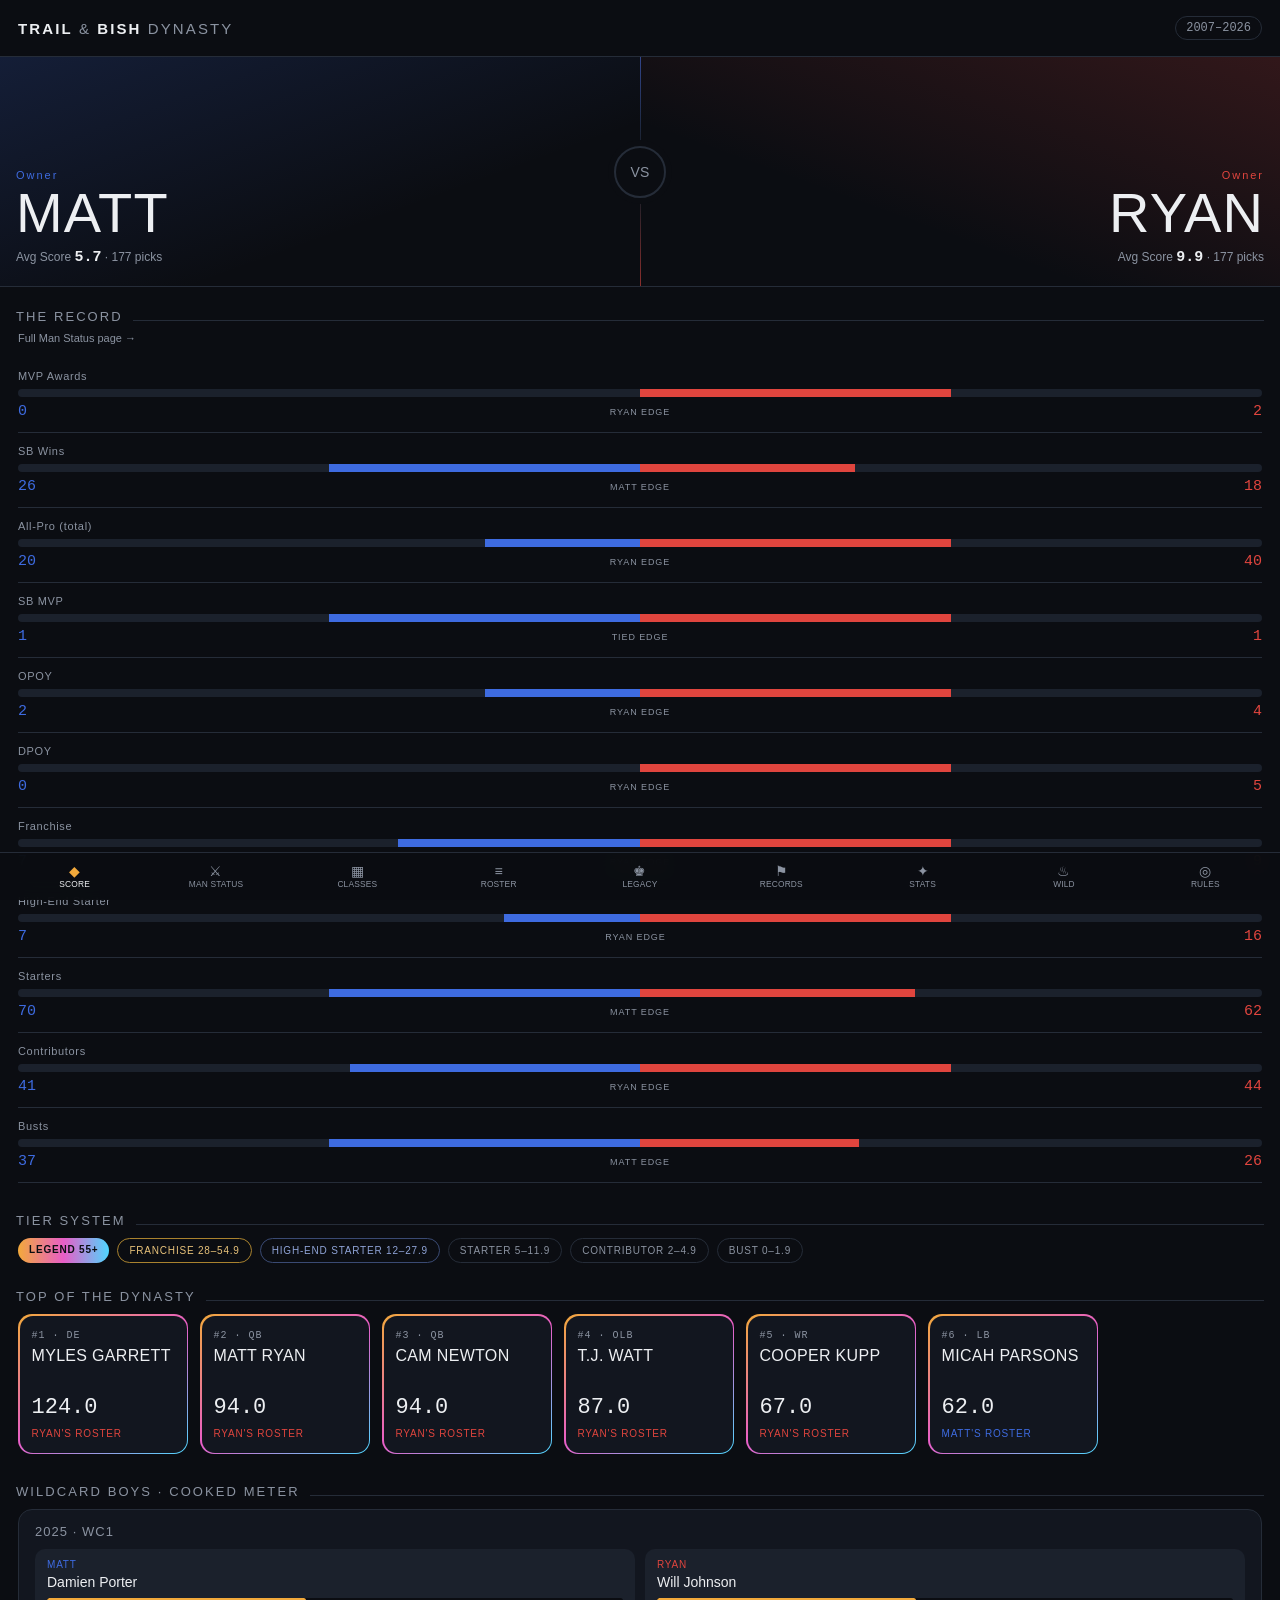
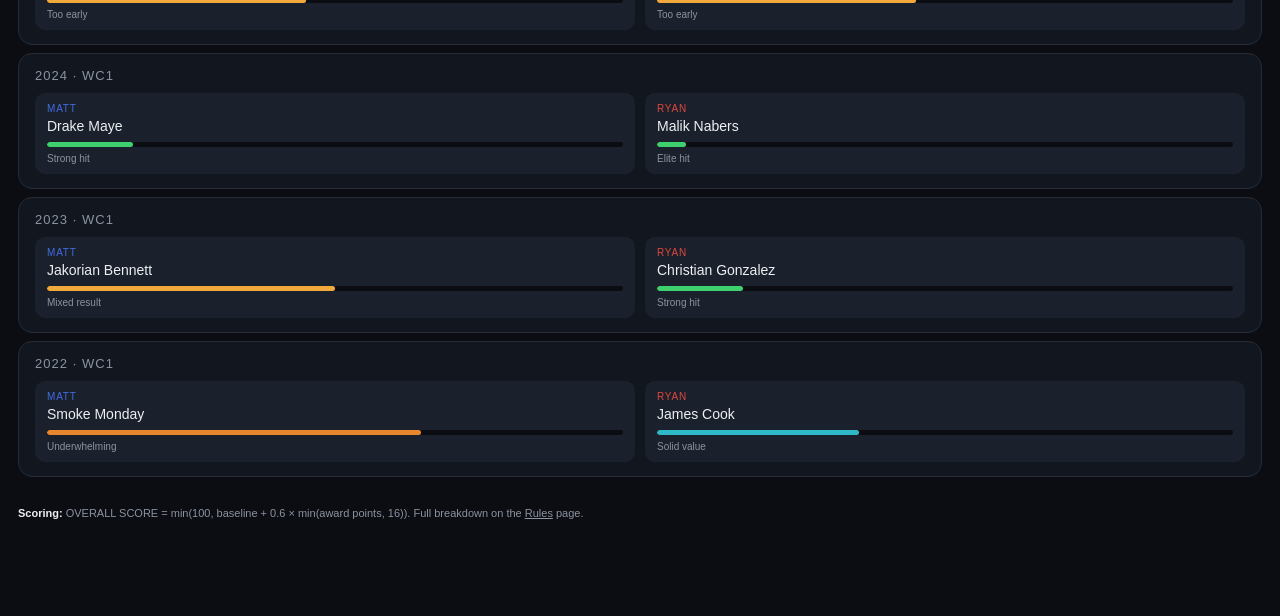
<file: index.html>
<!DOCTYPE html>
<html lang="en">
<head>
<meta charset="UTF-8">
<meta name="viewport" content="width=device-width, initial-scale=1.0">
<title>Trail & Bish Dynasty</title>
<link rel="stylesheet" href="assets/theme.css">
<style>
  .topbar{display:flex; align-items:center; justify-content:space-between; padding:16px 18px; border-bottom:1px solid var(--line);}
  .topbar .brand{font-size:15px; letter-spacing:0.14em; color:var(--muted);}
  .topbar .brand b{color:var(--text);}
  .topbar .year{font-size:12px; color:var(--muted); font-family:"SFMono-Regular",Consolas,monospace; border:1px solid var(--line); border-radius:20px; padding:4px 10px;}

  .hero{position:relative; display:grid; grid-template-columns:1fr 1fr; min-height:230px; overflow:hidden; border-bottom:1px solid var(--line);}
  .hero-side{position:relative; padding:26px 16px 20px; display:flex; flex-direction:column; justify-content:flex-end;}
  .hero-side.matt{background:linear-gradient(160deg, rgba(62,107,224,0.18), transparent 65%);}
  .hero-side.ryan{background:linear-gradient(200deg, rgba(224,69,62,0.18), transparent 65%); text-align:right; align-items:flex-end;}
  .hero-side .tag{font-size:11px; letter-spacing:0.18em; color:var(--muted); margin-bottom:6px;}
  .hero-side.matt .tag{color:var(--matt);}
  .hero-side.ryan .tag{color:var(--ryan);}
  .hero-side .name{font-size:clamp(30px,9vw,44px); line-height:0.92;}
  .hero-side .avg{margin-top:10px; font-size:12px; color:var(--muted);}
  .hero-side .avg b{font-family:"SFMono-Regular",Consolas,monospace; color:var(--text); font-size:15px;}
  .vs-badge{position:absolute; top:50%; left:50%; transform:translate(-50%,-50%); width:52px;height:52px; border-radius:50%; background:var(--bg); border:2px solid var(--line); display:flex; align-items:center; justify-content:center; font-size:14px; color:var(--muted); z-index:3; box-shadow:0 0 0 6px var(--bg);}
  .hero-seam{position:absolute; top:0; bottom:0; left:50%; width:1px; background:linear-gradient(var(--matt), var(--line) 40%, var(--line) 60%, var(--ryan)); opacity:0.6;}

  .stat-list{padding:4px 18px 8px;}
  .stat-row{padding:12px 0; border-bottom:1px solid var(--line);}
  .stat-row .label-row{display:flex; justify-content:space-between; align-items:baseline; font-size:11px; color:var(--muted); letter-spacing:0.06em; margin-bottom:7px;}
  .stat-bar{position:relative; height:8px; border-radius:5px; background:var(--surface2); overflow:hidden; display:flex;}
  .stat-bar .fill{height:100%;}
  .stat-bar .fill.matt{background:var(--matt);}
  .stat-bar .fill.ryan{background:var(--ryan);}
  .stat-vals{display:flex; justify-content:space-between; margin-top:6px; font-size:15px;}
  .stat-vals .v{font-family:"SFMono-Regular",Consolas,monospace;}
  .stat-vals .v.matt{color:var(--matt);}
  .stat-vals .v.ryan{color:var(--ryan);}
  .stat-vals .edge{font-size:9px; letter-spacing:0.1em; color:var(--muted); align-self:center;}

  .tier-strip{display:flex; gap:8px; overflow-x:auto; padding:6px 18px 4px; -webkit-overflow-scrolling:touch;}
  .tier-chip{flex:0 0 auto; font-size:10px; letter-spacing:0.08em; text-transform:uppercase; padding:6px 11px; border-radius:20px; border:1px solid var(--line); color:var(--muted); white-space:nowrap;}
  .tier-chip.legend{background:linear-gradient(90deg,var(--legend-a),var(--legend-b),var(--legend-c)); color:#0B0D12; font-weight:700; border:none;}
  .tier-chip.franchise{border-color:#a9822e; color:#e8c27a;}
  .tier-chip.hes{border-color:#3a4a73; color:#8fa3d6;}

  .rail-scroll{display:flex; gap:12px; overflow-x:auto; padding:6px 18px 8px; -webkit-overflow-scrolling:touch; scroll-snap-type:x mandatory;}
  .card{flex:0 0 auto; width:150px; scroll-snap-align:start; border-radius:14px; padding:1.5px; background:linear-gradient(145deg,var(--legend-a),var(--legend-b),var(--legend-c));}
  .card-inner{background:var(--surface); border-radius:13px; padding:14px 12px; height:100%;}
  .card .pos{font-size:10px; color:var(--muted); letter-spacing:0.1em;}
  .card .pname{font-size:16px; line-height:1.15; margin:6px 0 10px; min-height:38px;}
  .card .score{font-family:"SFMono-Regular",Consolas,monospace; font-size:22px;}
  .card .owner{margin-top:8px; font-size:10px; letter-spacing:0.08em; text-transform:uppercase;}
  .card .owner.matt{color:var(--matt);}
  .card .owner.ryan{color:var(--ryan);}

  .wc-card{margin:6px 18px 8px; background:var(--surface); border:1px solid var(--line); border-radius:14px; padding:14px 16px;}
  .wc-head{display:flex; justify-content:space-between; align-items:center; margin-bottom:10px;}
  .wc-head .t{font-size:13px; color:var(--muted); letter-spacing:0.08em; text-transform:uppercase;}
  .wc-pair{display:flex; gap:10px;}
  .wc-pick{flex:1; background:var(--surface2); border-radius:10px; padding:10px 12px;}
  .wc-pick .who{font-size:10px; letter-spacing:0.08em; text-transform:uppercase; margin-bottom:4px;}
  .wc-pick.matt .who{color:var(--matt);}
  .wc-pick.ryan .who{color:var(--ryan);}
  .wc-pick .pl{font-size:14px; margin-bottom:8px;}
  .meter{height:5px; border-radius:3px; background:#0B0D12; overflow:hidden;}
  .meter .m-fill{height:100%; border-radius:3px;}
  .wc-pick .outcome{margin-top:6px; font-size:10px; color:var(--muted);}

  .footnote{padding:20px 18px 4px; font-size:11px; color:var(--muted); line-height:1.6;}
  .footnote b{color:var(--text);}
  .footnote a{color:var(--muted);}

  @media(min-width:640px){
    .hero-side .name{font-size:56px;}
    .rail-scroll{flex-wrap:wrap; overflow:visible;}
    .card{width:170px;}
  }
</style>
</head>
<body>

  <div class="topbar">
    <div class="brand"><b>TRAIL</b> & <b>BISH</b> DYNASTY</div>
    <div class="year mono">2007–2026</div>
  </div>

  <div class="hero">
    <div class="hero-seam"></div>
    <div class="vs-badge display">VS</div>
    <div class="hero-side matt">
      <div class="tag">Owner</div>
      <div class="name display">Matt</div>
      <div class="avg" id="mattAvg">Avg Score <b>—</b></div>
    </div>
    <div class="hero-side ryan">
      <div class="tag">Owner</div>
      <div class="name display">Ryan</div>
      <div class="avg" id="ryanAvg">Avg Score <b>—</b></div>
    </div>
  </div>

  <div class="section-label"><span class="display">The Record</span><span class="rule"></span></div>
  <div style="padding:0 18px 8px;"><a href="man-status.html" style="font-size:11px; color:var(--muted); text-decoration:none;">Full Man Status page &rarr;</a></div>
  <div class="stat-list" id="stats"></div>

  <div class="section-label"><span class="display">Tier System</span><span class="rule"></span></div>
  <div class="tier-strip">
    <div class="tier-chip legend">Legend 55+</div>
    <div class="tier-chip franchise">Franchise 28–54.9</div>
    <div class="tier-chip hes">High-End Starter 12–27.9</div>
    <div class="tier-chip">Starter 5–11.9</div>
    <div class="tier-chip">Contributor 2–4.9</div>
    <div class="tier-chip">Bust 0–1.9</div>
  </div>

  <div class="section-label"><span class="display">Top of the Dynasty</span><span class="rule"></span></div>
  <div class="rail-scroll" id="cards"></div>

  <div class="section-label"><span class="display">Wildcard Boys · Cooked Meter</span><span class="rule"></span></div>
  <div id="wildcards"></div>

  <div class="footnote">
    <b>Scoring:</b> OVERALL SCORE = min(100, baseline + 0.6 × min(award points, 16)). Full breakdown on the <a href="rules.html">Rules</a> page.
  </div>

<script>
function meterColor(v){
  if(v<=15) return '#3ECF6E';
  if(v<=35) return '#2FB8C6';
  if(v<=50) return '#F2A93B';
  if(v<=65) return '#E8862E';
  return '#E8543A';
}

Promise.all([
  fetch('data/players.json').then(r=>r.json()),
  fetch('data/man_status.json').then(r=>r.json()),
  fetch('data/wildcards.json').then(r=>r.json()),
]).then(([players, manStatus, wildcards])=>{

  const scored = players.filter(p=>p.score!=="—" && p.score!=null);
  const avg = owner => {
    const s = scored.filter(p=>p.owner===owner).map(p=>parseFloat(p.score));
    return (s.reduce((a,b)=>a+b,0)/s.length).toFixed(1);
  };
  document.getElementById('mattAvg').innerHTML = `Avg Score <b>${avg('Matt')}</b> · ${players.filter(p=>p.owner==='Matt').length} picks`;
  document.getElementById('ryanAvg').innerHTML = `Avg Score <b>${avg('Ryan')}</b> · ${players.filter(p=>p.owner==='Ryan').length} picks`;

  // headline stats (skip Total Picks/Avg Score rows, already shown in hero)
  const skip = new Set(["Total Picks","Avg Score"]);
  const statsEl = document.getElementById('stats');
  manStatus.filter(s=>!skip.has(s.label)).forEach(s=>{
    const m = parseFloat(s.matt), r = parseFloat(s.ryan);
    const max = Math.max(m, r, 1);
    const mPct = (m/max)*50, rPct = (r/max)*50;
    const row = document.createElement('div');
    row.className = 'stat-row';
    row.innerHTML = `
      <div class="label-row"><span>${s.label}</span></div>
      <div class="stat-bar">
        <div style="width:50%;display:flex;justify-content:flex-end;"><div class="fill matt" style="width:${mPct}%"></div></div>
        <div style="width:50%;"><div class="fill ryan" style="width:${rPct}%"></div></div>
      </div>
      <div class="stat-vals">
        <span class="v matt">${s.matt}</span>
        <span class="edge">${s.edge} EDGE</span>
        <span class="v ryan">${s.ryan}</span>
      </div>
    `;
    statsEl.appendChild(row);
  });

  // top 6 by score
  const top6 = [...scored].sort((a,b)=>parseFloat(b.score)-parseFloat(a.score)).slice(0,6);
  const cardsEl = document.getElementById('cards');
  top6.forEach(p=>{
    const c = document.createElement('div');
    c.className = 'card';
    c.innerHTML = `
      <div class="card-inner">
        <div class="pos mono">#${p.rank} · ${p.position}</div>
        <div class="pname display">${p.name}</div>
        <div class="score">${p.score}</div>
        <div class="owner ${p.owner.toLowerCase()}">${p.owner}'s Roster</div>
      </div>
    `;
    cardsEl.appendChild(c);
  });

  // most recent 4 fully-graded years, WC1 category pair each
  const graded = wildcards.filter(w=>w.outcome && w.outcome!=='NaN');
  const gradedYears = [...new Set(graded.map(w=>w.year))].sort((a,b)=>b-a).slice(0,4);
  const wcEl = document.getElementById('wildcards');
  gradedYears.forEach(year=>{
    const picks = graded.filter(w=>w.year===year && w.category==='WC1');
    const matt = picks.find(w=>w.owner==='Matt');
    const ryan = picks.find(w=>w.owner==='Ryan');
    if(!matt || !ryan) return;
    const div = document.createElement('div');
    div.className = 'wc-card';
    div.innerHTML = `
      <div class="wc-head"><span class="t">${year} · WC1</span></div>
      <div class="wc-pair">
        <div class="wc-pick matt">
          <div class="who">Matt</div>
          <div class="pl">${matt.player}</div>
          <div class="meter"><div class="m-fill" style="width:${matt.meter}%; background:${meterColor(matt.meter)}"></div></div>
          <div class="outcome">${matt.outcome}</div>
        </div>
        <div class="wc-pick ryan">
          <div class="who">Ryan</div>
          <div class="pl">${ryan.player}</div>
          <div class="meter"><div class="m-fill" style="width:${ryan.meter}%; background:${meterColor(ryan.meter)}"></div></div>
          <div class="outcome">${ryan.outcome}</div>
        </div>
      </div>
    `;
    wcEl.appendChild(div);
  });
});
</script>
<script src="assets/nav.js" defer></script>
</body>
</html>
</file>
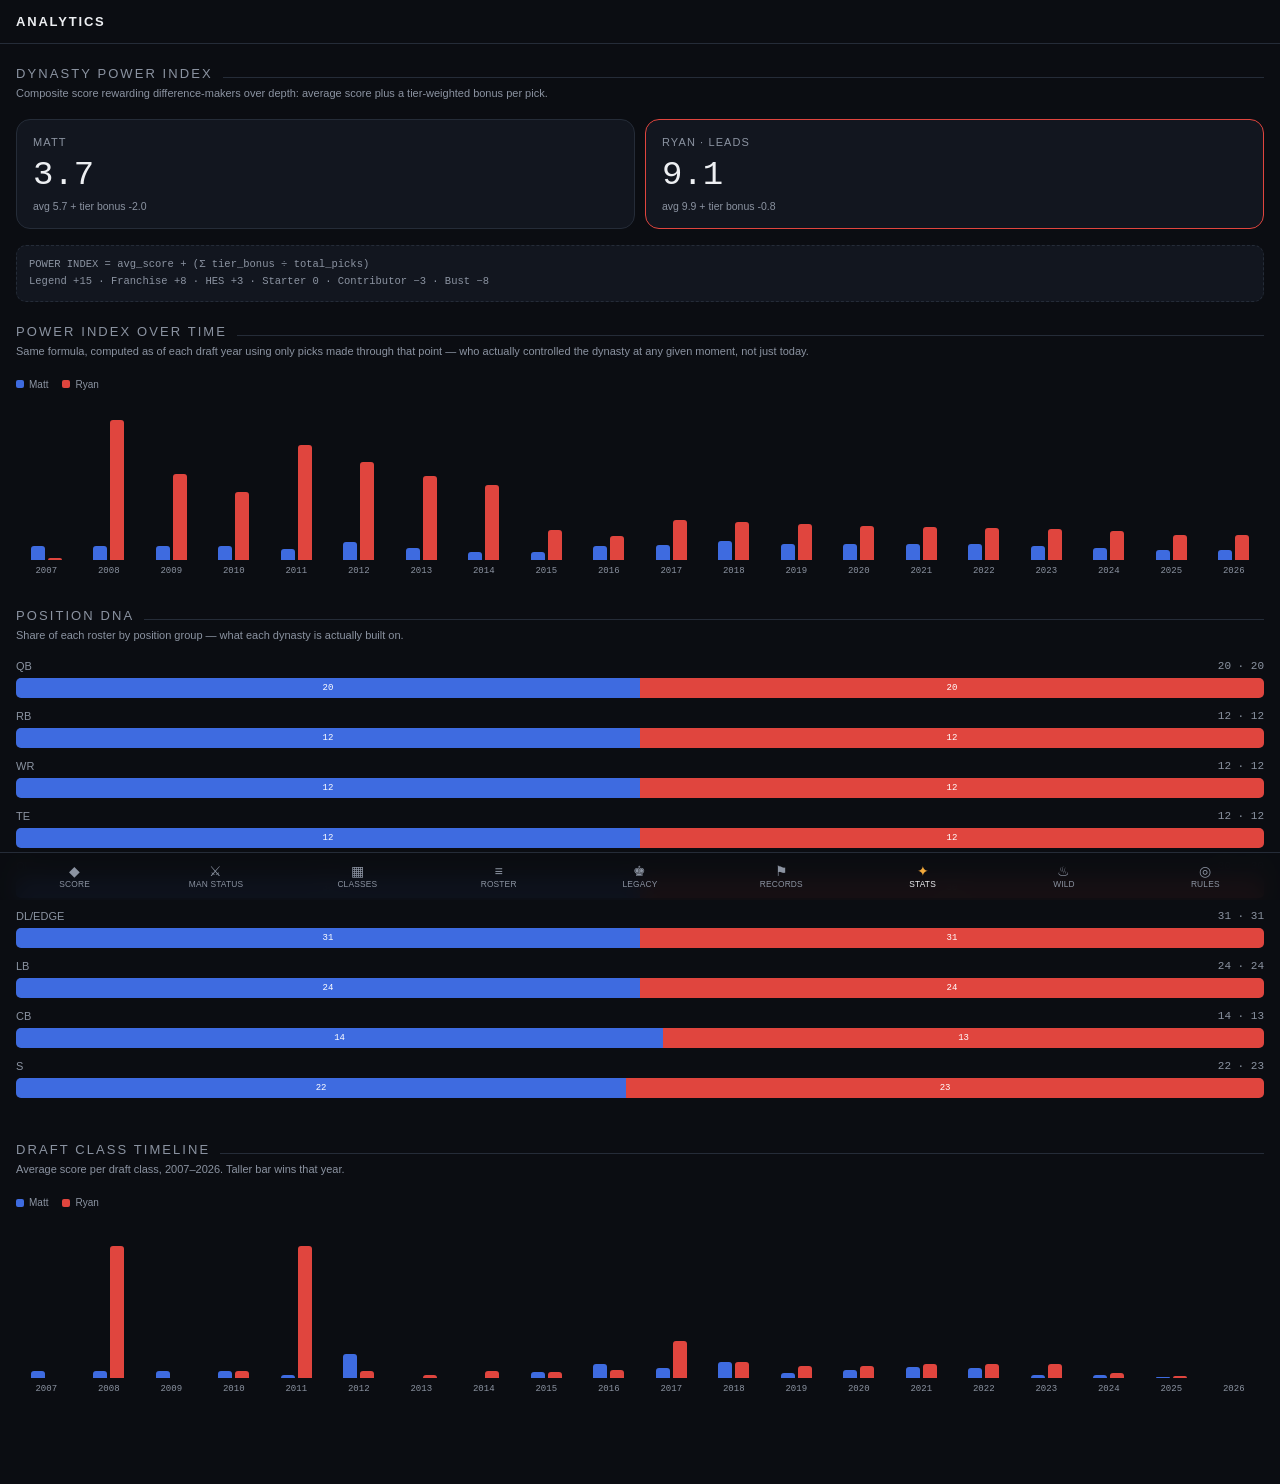
<file: analytics.html>
<!DOCTYPE html>
<html lang="en">
<head>
<meta charset="UTF-8">
<meta name="viewport" content="width=device-width, initial-scale=1.0">
<title>Analytics — Trail & Bish Dynasty</title>
<link rel="stylesheet" href="assets/theme.css">
<style>
  .topbar{padding:14px 16px; border-bottom:1px solid var(--line);}
  .brand{font-size:13px; letter-spacing:0.14em; color:var(--muted);}
  .brand b{color:var(--text);}
  .section-sub{padding:0 16px 10px; font-size:11px; color:var(--muted); line-height:1.6;}
  .pi-wrap{padding:6px 16px 6px;}
  .pi-cards{display:grid; grid-template-columns:1fr 1fr; gap:10px;}
  .pi-card{background:var(--surface); border:1px solid var(--line); border-radius:14px; padding:16px;}
  .pi-card.leader{border-color:currentColor;}
  .pi-card.matt{color:var(--matt);}
  .pi-card.ryan{color:var(--ryan);}
  .pi-owner{font-size:11px; letter-spacing:0.1em; text-transform:uppercase; color:var(--muted); margin-bottom:8px;}
  .pi-num{font-family:"SFMono-Regular",Consolas,monospace; font-size:34px; color:var(--text);}
  .pi-bonus{font-size:10.5px; color:var(--muted); margin-top:6px;}
  .pi-formula{font-size:10.5px; color:var(--muted); line-height:1.7; background:var(--surface); border:1px dashed var(--line); border-radius:10px; margin:10px 16px 0; padding:10px 12px;}
  .dna-wrap{padding:6px 16px 10px;}
  .dna-row{margin-bottom:12px;}
  .dna-label{display:flex; justify-content:space-between; font-size:11px; color:var(--muted); margin-bottom:6px;}
  .dna-bars{display:flex; height:20px; border-radius:5px; overflow:hidden; background:var(--surface2);}
  .dna-bars .seg{height:100%; display:flex; align-items:center; justify-content:center; font-size:9px; font-family:"SFMono-Regular",Consolas,monospace; color:#fff;}
  .dna-bars .seg.matt{background:var(--matt);}
  .dna-bars .seg.ryan{background:var(--ryan);}
  .tl-wrap{padding:6px 16px 10px; overflow-x:auto; -webkit-overflow-scrolling:touch;}
  .tl-inner{display:flex; align-items:flex-end; gap:10px; min-width:640px; height:180px; padding:10px 4px 0;}
  .tl-col{flex:1; display:flex; flex-direction:column; align-items:center; justify-content:flex-end; height:100%;}
  .tl-bars{display:flex; gap:3px; align-items:flex-end; height:140px;}
  .tl-bar{width:14px; border-radius:3px 3px 0 0;}
  .tl-bar.matt{background:var(--matt);}
  .tl-bar.ryan{background:var(--ryan);}
  .tl-yr{font-size:9px; color:var(--muted); margin-top:6px; font-family:"SFMono-Regular",Consolas,monospace;}
  .tl-legend{display:flex; gap:14px; padding:8px 16px 0; font-size:10px; color:var(--muted);}
  .tl-legend span{display:inline-flex; align-items:center; gap:5px;}
  .tl-legend .dot{width:8px;height:8px;border-radius:2px;}
</style>
</head>
<body>

  <div class="topbar"><div class="brand"><b>ANALYTICS</b></div></div>

  <div class="section-label"><span class="display">Dynasty Power Index</span><span class="rule"></span></div>
  <div class="section-sub">Composite score rewarding difference-makers over depth: average score plus a tier-weighted bonus per pick.</div>
  <div class="pi-wrap"><div class="pi-cards" id="piCards"></div></div>
  <div class="pi-formula mono">
    POWER INDEX = avg_score + (Σ tier_bonus ÷ total_picks)<br>
    Legend +15 · Franchise +8 · HES +3 · Starter 0 · Contributor −3 · Bust −8
  </div>

  <div class="section-label"><span class="display">Power Index Over Time</span><span class="rule"></span></div>
  <div class="section-sub">Same formula, computed as of each draft year using only picks made through that point — who actually controlled the dynasty at any given moment, not just today.</div>
  <div class="tl-legend">
    <span><span class="dot" style="background:var(--matt)"></span>Matt</span>
    <span><span class="dot" style="background:var(--ryan)"></span>Ryan</span>
  </div>
  <div class="tl-wrap"><div class="tl-inner" id="piHistInner"></div></div>

  <div class="section-label"><span class="display">Position DNA</span><span class="rule"></span></div>
  <div class="section-sub">Share of each roster by position group — what each dynasty is actually built on.</div>
  <div class="dna-wrap" id="dnaWrap"></div>

  <div class="section-label"><span class="display">Draft Class Timeline</span><span class="rule"></span></div>
  <div class="section-sub">Average score per draft class, 2007–2026. Taller bar wins that year.</div>
  <div class="tl-legend">
    <span><span class="dot" style="background:var(--matt)"></span>Matt</span>
    <span><span class="dot" style="background:var(--ryan)"></span>Ryan</span>
  </div>
  <div class="tl-wrap"><div class="tl-inner" id="tlInner"></div></div>

<script>
const TIER_BONUS = { "Legend":15, "Franchise":8, "High-End Starter":3, "Starter":0, "Contributor":-3, "Bust":-8, "Pending":0 };

fetch('data/players.json').then(r=>r.json()).then(PLAYERS=>{

  function ownerStats(owner){
    const arr = PLAYERS.filter(p=>p.owner===owner && p.score!=="—" && p.score!=null);
    const scores = arr.map(p=>parseFloat(p.score)).filter(v=>!isNaN(v));
    const avg = scores.reduce((a,b)=>a+b,0)/scores.length;
    const bonusSum = arr.reduce((s,p)=>s+(TIER_BONUS[p.tier]||0),0);
    const bonusPerPick = bonusSum/arr.length;
    return {avg, bonusPerPick, power: avg+bonusPerPick, count: arr.length};
  }
  const mattStats = ownerStats('Matt');
  const ryanStats = ownerStats('Ryan');
  const leader = mattStats.power > ryanStats.power ? 'matt' : 'ryan';

  const piCards = document.getElementById('piCards');
  [['Matt', mattStats, 'matt'], ['Ryan', ryanStats, 'ryan']].forEach(([name, s, cls])=>{
    const card = document.createElement('div');
    card.className = 'pi-card ' + cls + (cls===leader ? ' leader' : '');
    card.innerHTML = `
      <div class="pi-owner">${name}${cls===leader ? ' · LEADS' : ''}</div>
      <div class="pi-num">${s.power.toFixed(1)}</div>
      <div class="pi-bonus">avg ${s.avg.toFixed(1)} + tier bonus ${s.bonusPerPick>=0?'+':''}${s.bonusPerPick.toFixed(1)}</div>
    `;
    piCards.appendChild(card);
  });

  // POWER INDEX OVER TIME — same formula, cumulative through each draft year
  function ownerStatsThroughYear(owner, year){
    const arr = PLAYERS.filter(p=>p.owner===owner && p.year<=year && p.score!=="—" && p.score!=null);
    if(!arr.length) return null;
    const scores = arr.map(p=>parseFloat(p.score)).filter(v=>!isNaN(v));
    if(!scores.length) return null;
    const avg = scores.reduce((a,b)=>a+b,0)/scores.length;
    const bonusSum = arr.reduce((s,p)=>s+(TIER_BONUS[p.tier]||0),0);
    return avg + bonusSum/arr.length;
  }
  const histYears = [...new Set(PLAYERS.map(p=>p.year))].sort((a,b)=>a-b);
  const piHistInner = document.getElementById('piHistInner');
  const allPowerVals = histYears.flatMap(y => [ownerStatsThroughYear('Matt',y), ownerStatsThroughYear('Ryan',y)]).filter(v=>v!=null);
  const maxPower = Math.max(...allPowerVals, 1);
  histYears.forEach(y=>{
    const mp = ownerStatsThroughYear('Matt', y);
    const rp = ownerStatsThroughYear('Ryan', y);
    const mH = mp!=null ? Math.max(2,(mp/maxPower)*140) : 0;
    const rH = rp!=null ? Math.max(2,(rp/maxPower)*140) : 0;
    const col = document.createElement('div');
    col.className = 'tl-col';
    col.innerHTML = `
      <div class="tl-bars">
        <div class="tl-bar matt" style="height:${mH}px" title="Matt through ${y}: ${mp!=null?mp.toFixed(1):'—'}"></div>
        <div class="tl-bar ryan" style="height:${rH}px" title="Ryan through ${y}: ${rp!=null?rp.toFixed(1):'—'}"></div>
      </div>
      <div class="tl-yr">${y}</div>
    `;
    piHistInner.appendChild(col);
  });

  const GROUPS = {
    "QB":"QB", "RB":"RB", "WR":"WR", "TE":"TE",
    "C":"OL","OG":"OL","OL":"OL","OT":"OL",
    "DE":"DL/EDGE","DT":"DL/EDGE","EDGE":"DL/EDGE",
    "ILB":"LB","LB":"LB","OLB":"LB",
    "CB":"CB", "FS":"S","S":"S","SS":"S"
  };
  const groupOrder = ["QB","RB","WR","TE","OL","DL/EDGE","LB","CB","S"];
  function groupCounts(owner){
    const counts = {}; groupOrder.forEach(g=>counts[g]=0);
    PLAYERS.filter(p=>p.owner===owner).forEach(p=>{
      const g = GROUPS[p.position] || p.position;
      counts[g] = (counts[g]||0)+1;
    });
    return counts;
  }
  const mattG = groupCounts('Matt'), ryanG = groupCounts('Ryan');
  const dnaWrap = document.getElementById('dnaWrap');
  groupOrder.forEach(g=>{
    const m = mattG[g]||0, r = ryanG[g]||0;
    const total = m+r || 1;
    const mPct = (m/total)*100, rPct = (r/total)*100;
    const row = document.createElement('div');
    row.className = 'dna-row';
    row.innerHTML = `
      <div class="dna-label"><span>${g}</span><span class="mono">${m} · ${r}</span></div>
      <div class="dna-bars">
        <div class="seg matt" style="width:${mPct}%">${m>0?m:''}</div>
        <div class="seg ryan" style="width:${rPct}%">${r>0?r:''}</div>
      </div>
    `;
    dnaWrap.appendChild(row);
  });

  const years = [...new Set(PLAYERS.map(p=>p.year))].sort((a,b)=>a-b);
  function yearAvg(owner, year){
    const arr = PLAYERS.filter(p=>p.owner===owner && p.year===year && p.score!=="—" && p.score!=null);
    const scores = arr.map(p=>parseFloat(p.score)).filter(v=>!isNaN(v));
    if(!scores.length) return 0;
    return scores.reduce((a,b)=>a+b,0)/scores.length;
  }
  const tlInner = document.getElementById('tlInner');
  years.forEach(y=>{
    const m = yearAvg('Matt', y), r = yearAvg('Ryan', y);
    const mH = (m/100)*140, rH = (r/100)*140;
    const col = document.createElement('div');
    col.className = 'tl-col';
    col.innerHTML = `
      <div class="tl-bars">
        <div class="tl-bar matt" style="height:${mH}px" title="Matt ${m.toFixed(1)}"></div>
        <div class="tl-bar ryan" style="height:${rH}px" title="Ryan ${r.toFixed(1)}"></div>
      </div>
      <div class="tl-yr">${y}</div>
    `;
    tlInner.appendChild(col);
  });
});
</script>
<script src="assets/nav.js" defer></script>
</body>
</html>
</file>
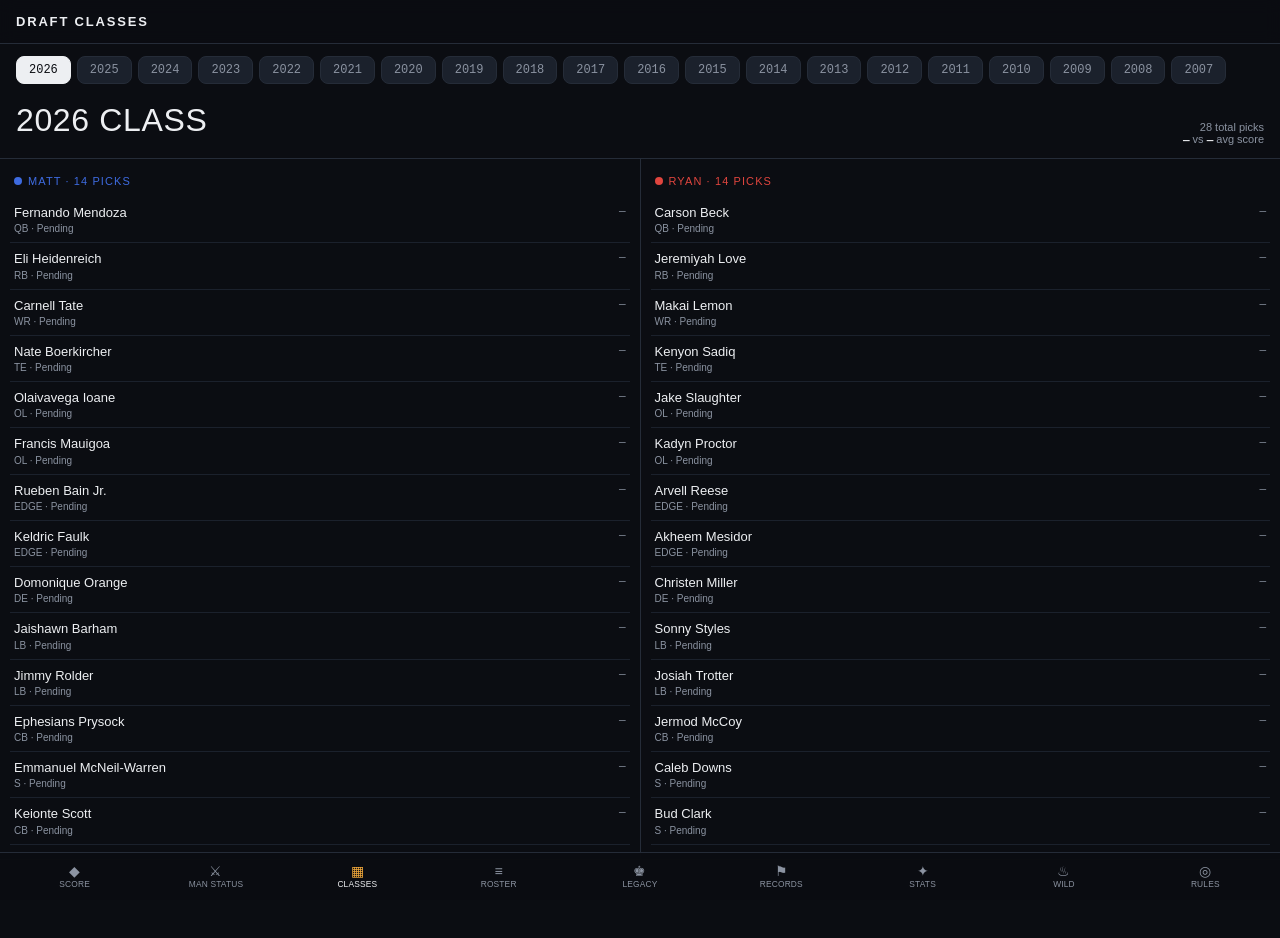
<file: draft-classes.html>
<!DOCTYPE html>
<html lang="en">
<head>
<meta charset="UTF-8">
<meta name="viewport" content="width=device-width, initial-scale=1.0">
<title>Draft Classes — Trail & Bish Dynasty</title>
<link rel="stylesheet" href="assets/theme.css">
<style>
  .topbar{position:sticky; top:0; z-index:10; background:rgba(11,13,18,0.92); backdrop-filter:blur(8px); border-bottom:1px solid var(--line); padding:14px 16px;}
  .row1{display:flex; align-items:center; justify-content:space-between;}
  .brand{font-size:13px; letter-spacing:0.14em; color:var(--muted);}
  .brand b{color:var(--text);}
  .year-tabs{display:flex; gap:6px; overflow-x:auto; padding:12px 16px; -webkit-overflow-scrolling:touch;}
  .ytab{flex:0 0 auto; font-size:12px; font-family:"SFMono-Regular",Consolas,monospace; padding:6px 12px; border-radius:8px; border:1px solid var(--line); background:var(--surface2); color:var(--muted); cursor:pointer;}
  .ytab.active{background:var(--text); color:var(--bg); border-color:var(--text);}
  .class-head{padding:6px 16px 12px; display:flex; align-items:baseline; justify-content:space-between;}
  .class-head .yr{font-size:32px;}
  .class-head .stat{font-size:11px; color:var(--muted); text-align:right;}
  .class-head .stat b{color:var(--text); font-family:"SFMono-Regular",Consolas,monospace;}
  .split{display:grid; grid-template-columns:1fr 1fr; gap:1px; background:var(--line); border-top:1px solid var(--line); border-bottom:1px solid var(--line);}
  .side{background:var(--bg); padding:10px 10px 14px;}
  .side-head{font-size:11px; letter-spacing:0.1em; text-transform:uppercase; padding:6px 4px 10px; display:flex; align-items:center; gap:6px;}
  .side-head .dot{width:8px;height:8px;border-radius:50%;}
  .side.matt .side-head{color:var(--matt);}
  .side.ryan .side-head{color:var(--ryan);}
  .side.matt .side-head .dot{background:var(--matt);}
  .side.ryan .side-head .dot{background:var(--ryan);}
  .pick{padding:8px 4px; border-bottom:1px solid var(--surface2);}
  .pick .pname{font-size:13px; line-height:1.25;}
  .pick .pmeta{font-size:10px; color:var(--muted); margin-top:2px;}
  .pick .pscore{font-family:"SFMono-Regular",Consolas,monospace; font-size:11px; float:right; color:var(--muted);}
  .pick.legend .pscore{color:var(--legend-a);}
</style>
</head>
<body>

  <div class="topbar"><div class="row1"><div class="brand"><b>DRAFT CLASSES</b></div></div></div>
  <div class="year-tabs" id="tabs"></div>
  <div id="classHead" class="class-head"></div>
  <div id="split" class="split"></div>

<script>
let PLAYERS = [];
let currentYear = null;

function render(){
  const tabsEl = document.getElementById('tabs');
  [...tabsEl.children].forEach(t=>{
    t.classList.toggle('active', Number(t.dataset.year)===currentYear);
  });

  const classPlayers = PLAYERS.filter(p=>p.year===currentYear);
  const matt = classPlayers.filter(p=>p.owner==='Matt').sort((a,b)=>(parseFloat(b.score)||0)-(parseFloat(a.score)||0));
  const ryan = classPlayers.filter(p=>p.owner==='Ryan').sort((a,b)=>(parseFloat(b.score)||0)-(parseFloat(a.score)||0));

  const avg = arr => {
    const vals = arr.map(p=>parseFloat(p.score)).filter(v=>!isNaN(v));
    return vals.length ? (vals.reduce((a,b)=>a+b,0)/vals.length).toFixed(1) : "—";
  };

  document.getElementById('classHead').innerHTML = `
    <span class="yr display">${currentYear} Class</span>
    <span class="stat">${classPlayers.length} total picks<br><b>${avg(matt)}</b> vs <b>${avg(ryan)}</b> avg score</span>
  `;

  const sideHtml = (arr, ownerClass, ownerName) => `
    <div class="side ${ownerClass}">
      <div class="side-head"><span class="dot"></span>${ownerName} · ${arr.length} picks</div>
      ${arr.map(p=>`
        <div class="pick ${(p.tier||'').toLowerCase()}">
          <span class="pscore">${p.score}</span>
          <div class="pname">${p.name}</div>
          <div class="pmeta">${p.position} · ${p.tier}</div>
        </div>
      `).join('') || '<div class="pmeta" style="padding:8px 4px;">No picks</div>'}
    </div>
  `;
  document.getElementById('split').innerHTML = sideHtml(matt,'matt','Matt') + sideHtml(ryan,'ryan','Ryan');
}

fetch('data/players.json').then(r=>r.json()).then(data=>{
  PLAYERS = data;
  const years = [...new Set(PLAYERS.map(p=>p.year))].sort((a,b)=>b-a);
  const yearParam = new URLSearchParams(location.search).get('year');
  currentYear = (yearParam && years.includes(Number(yearParam))) ? Number(yearParam) : years[0];
  const tabsEl = document.getElementById('tabs');
  years.forEach(y=>{
    const t = document.createElement('div');
    t.className = 'ytab' + (y===currentYear ? ' active' : '');
    t.textContent = y;
    t.dataset.year = y;
    t.addEventListener('click', ()=>{ currentYear = y; render(); });
    tabsEl.appendChild(t);
  });
  render();
});
</script>
<script src="assets/nav.js" defer></script>
</body>
</html>
</file>
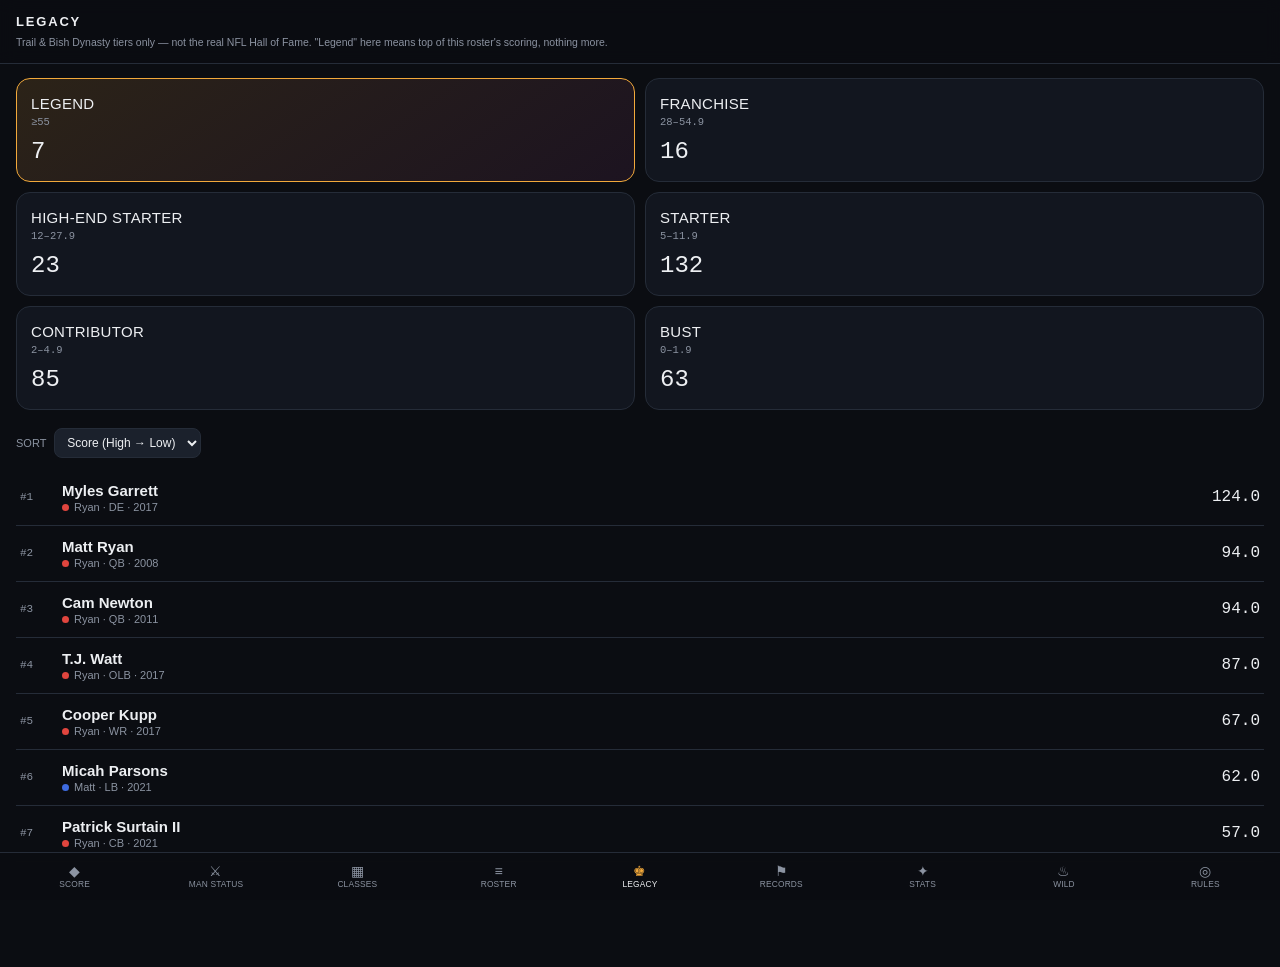
<file: legacy.html>
<!DOCTYPE html>
<html lang="en">
<head>
<meta charset="UTF-8">
<meta name="viewport" content="width=device-width, initial-scale=1.0">
<title>Legacy — Trail & Bish Dynasty</title>
<link rel="stylesheet" href="assets/theme.css">
<style>
  .topbar{position:sticky; top:0; z-index:10; background:rgba(11,13,18,0.92); backdrop-filter:blur(8px); border-bottom:1px solid var(--line); padding:14px 16px 12px;}
  .brand{font-size:13px; letter-spacing:0.14em; color:var(--muted);}
  .brand b{color:var(--text);}
  .disclaimer{font-size:10.5px; color:var(--muted); margin-top:6px; line-height:1.5;}

  .tier-grid{display:grid; grid-template-columns:1fr 1fr; gap:10px; padding:14px 16px;}
  .tier-card{border-radius:14px; padding:16px 14px; border:1px solid var(--line); cursor:pointer; background:var(--surface);}
  .tier-card.active{border-color:var(--legend-a);}
  .tier-card .tname{font-size:15px; margin-bottom:4px;}
  .tier-card .trange{font-size:10.5px; color:var(--muted); font-family:"SFMono-Regular",Consolas,monospace;}
  .tier-card .tcount{margin-top:10px; font-family:"SFMono-Regular",Consolas,monospace; font-size:24px;}
  .tier-card.legend{background:linear-gradient(145deg, rgba(242,169,59,0.14), rgba(232,94,199,0.08));}

  .sortbar{display:flex; align-items:center; gap:8px; padding:4px 16px 8px; font-size:11px; color:var(--muted);}
  .sortbar select{background:var(--surface2); color:var(--text); border:1px solid var(--line); border-radius:8px; padding:6px 8px; font-size:12px;}

  .list{padding:4px 16px 24px;}
  .p-card{display:flex; align-items:center; gap:12px; padding:12px 4px; border-bottom:1px solid var(--line); text-decoration:none; color:var(--text);}
  .p-rank{width:30px; flex:0 0 30px; font-size:11px; color:var(--muted); font-family:"SFMono-Regular",Consolas,monospace;}
  .p-main{flex:1; min-width:0;}
  .p-name{font-size:15px; font-weight:600;}
  .p-meta{font-size:11px; color:var(--muted); margin-top:2px;}
  .p-owner-dot{display:inline-block; width:7px; height:7px; border-radius:50%; margin-right:5px; vertical-align:middle;}
  .p-owner-dot.matt{background:var(--matt);}
  .p-owner-dot.ryan{background:var(--ryan);}
  .p-score{font-family:"SFMono-Regular",Consolas,monospace; font-size:16px; flex:0 0 auto;}
</style>
</head>
<body>

  <div class="topbar">
    <div class="brand"><b>LEGACY</b></div>
    <div class="disclaimer">Trail & Bish Dynasty tiers only &mdash; not the real NFL Hall of Fame. "Legend" here means top of this roster's scoring, nothing more.</div>
  </div>

  <div class="tier-grid" id="tierGrid"></div>
  <div class="sortbar">
    <span>SORT</span>
    <select id="sortSel">
      <option value="score-desc">Score (High &rarr; Low)</option>
      <option value="score-asc">Score (Low &rarr; High)</option>
      <option value="name-asc">Name (A&ndash;Z)</option>
    </select>
  </div>
  <div class="list" id="list"></div>

<script>
const TIERS = ["Legend","Franchise","High-End Starter","Starter","Contributor","Bust"];
const TIER_RANGE = {
  "Legend":"\u226555", "Franchise":"28\u201354.9", "High-End Starter":"12\u201327.9",
  "Starter":"5\u201311.9", "Contributor":"2\u20134.9", "Bust":"0\u20131.9"
};
function tierClass(t){ return (t||"").toLowerCase().replace(/\s+/g,'-'); }

const params = new URLSearchParams(location.search);
let currentTier = params.get('tier') || 'Legend';
let sort = 'score-desc';
let PLAYERS = [];

function render(){
  const grid = document.getElementById('tierGrid');
  const counts = {};
  TIERS.forEach(t => counts[t] = PLAYERS.filter(p=>p.tier===t).length);
  grid.innerHTML = TIERS.map(t => `
    <div class="tier-card ${tierClass(t)} ${t===currentTier?'active':''}" data-tier="${t}">
      <div class="tname display">${t}</div>
      <div class="trange">${TIER_RANGE[t]}</div>
      <div class="tcount">${counts[t]}</div>
    </div>
  `).join('');
  [...grid.children].forEach(c=>{
    c.addEventListener('click', ()=>{ currentTier = c.dataset.tier; render(); });
  });

  let rows = PLAYERS.filter(p=>p.tier===currentTier);
  rows.sort((a,b)=>{
    if(sort==='score-desc') return parseFloat(b.score)-parseFloat(a.score);
    if(sort==='score-asc') return parseFloat(a.score)-parseFloat(b.score);
    return a.name.localeCompare(b.name);
  });

  const list = document.getElementById('list');
  list.innerHTML = rows.map(p => `
    <a class="p-card" href="player.html?rank=${p.rank}">
      <div class="p-rank">#${p.rank}</div>
      <div class="p-main">
        <div class="p-name">${p.name}</div>
        <div class="p-meta"><span class="p-owner-dot ${p.owner.toLowerCase()}"></span>${p.owner} &middot; ${p.position} &middot; ${p.year}</div>
      </div>
      <div class="p-score">${p.score}</div>
    </a>
  `).join('') || '<div style="padding:20px 4px; color:var(--muted); font-size:13px;">No players in this tier.</div>';
}

document.getElementById('sortSel').addEventListener('change', e=>{ sort = e.target.value; render(); });

fetch('data/players.json').then(r=>r.json()).then(data=>{
  PLAYERS = data.filter(p=>p.score!=='\u2014');
  render();
});
</script>
<script src="assets/nav.js" defer></script>
</body>
</html>
</file>
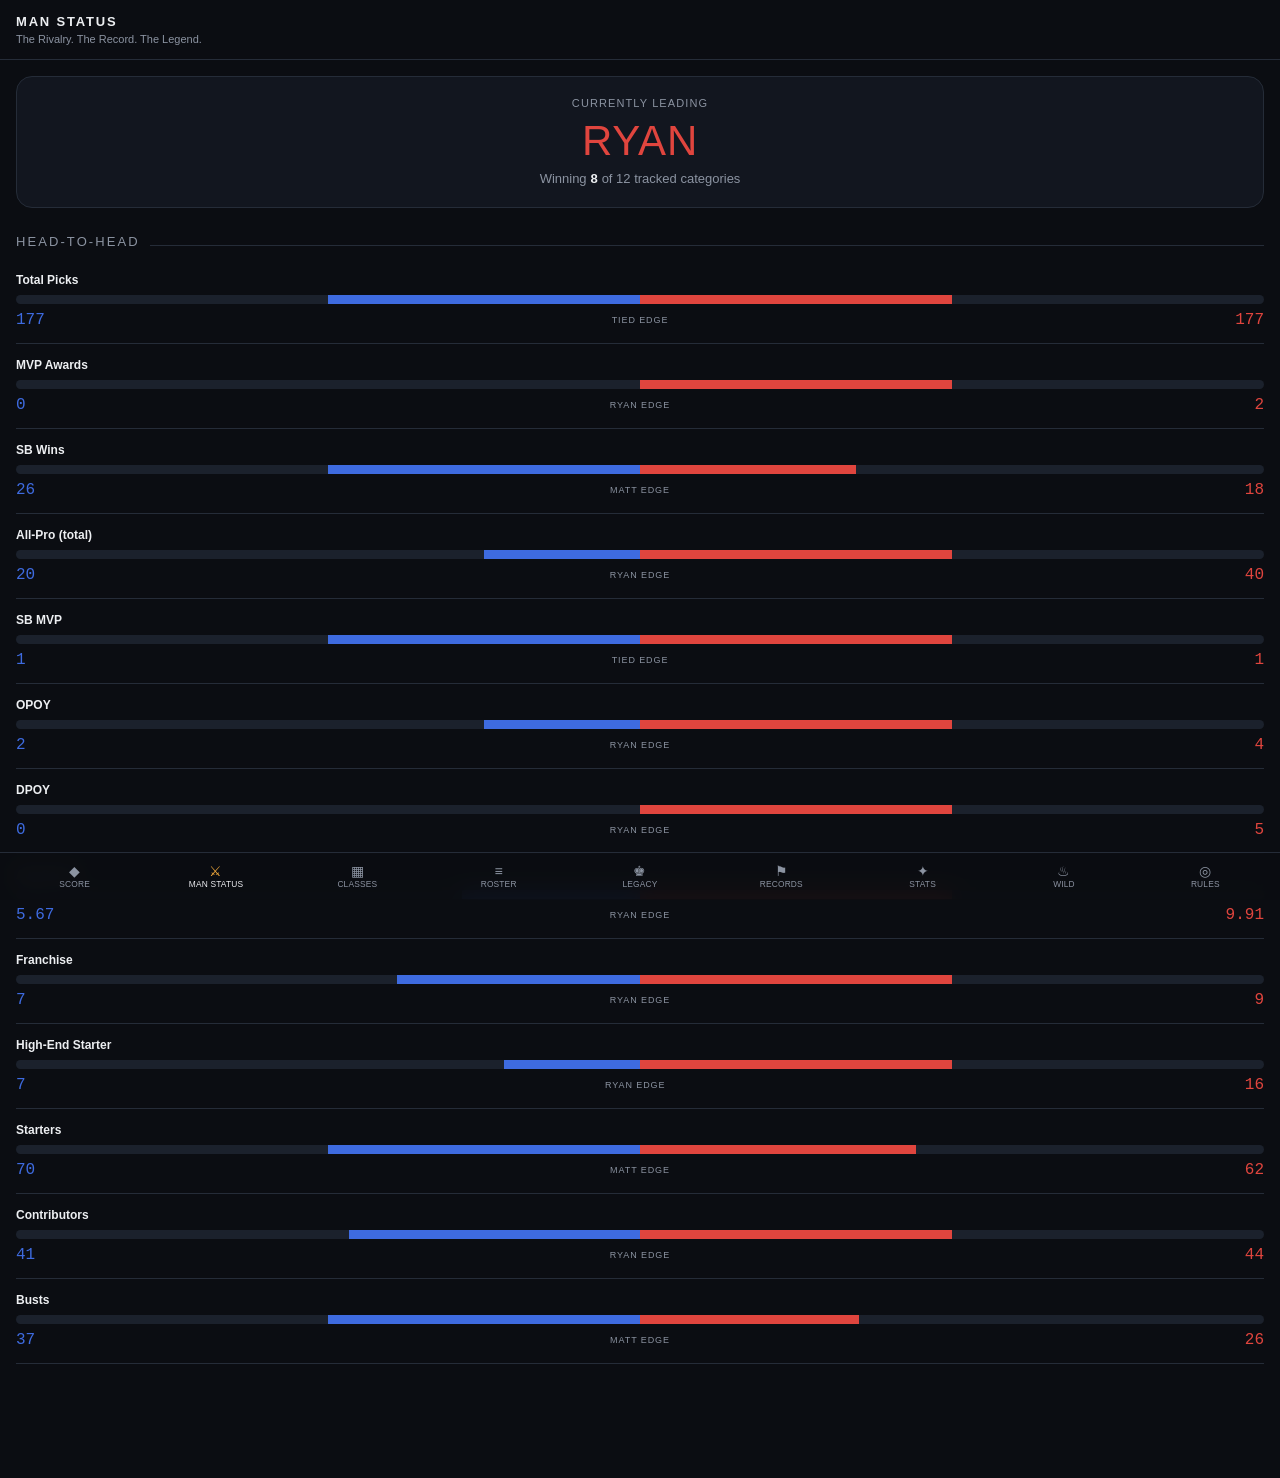
<file: man-status.html>
<!DOCTYPE html>
<html lang="en">
<head>
<meta charset="UTF-8">
<meta name="viewport" content="width=device-width, initial-scale=1.0">
<title>Man Status — Trail & Bish Dynasty</title>
<link rel="stylesheet" href="assets/theme.css">
<style>
  .topbar{padding:14px 16px; border-bottom:1px solid var(--line);}
  .brand{font-size:13px; letter-spacing:0.14em; color:var(--muted);}
  .brand b{color:var(--text);}
  .tagline{font-size:11px; color:var(--muted); margin-top:4px;}

  .verdict{margin:16px 16px 4px; text-align:center; padding:20px 16px; background:var(--surface); border:1px solid var(--line); border-radius:16px;}
  .verdict .lead{font-size:11px; letter-spacing:0.1em; text-transform:uppercase; color:var(--muted); margin-bottom:8px;}
  .verdict .name{font-size:clamp(28px,9vw,42px);}
  .verdict .name.matt{color:var(--matt);}
  .verdict .name.ryan{color:var(--ryan);}
  .verdict .score{margin-top:6px; font-size:13px; color:var(--muted);}
  .verdict .score b{color:var(--text); font-family:"SFMono-Regular",Consolas,monospace;}

  .stat-list{padding:6px 16px 24px;}
  .stat-row{padding:14px 0; border-bottom:1px solid var(--line);}
  .stat-row .label-row{display:flex; justify-content:space-between; align-items:baseline; font-size:12px; color:var(--text); margin-bottom:8px; font-weight:600;}
  .stat-bar{position:relative; height:9px; border-radius:5px; background:var(--surface2); overflow:hidden; display:flex;}
  .stat-bar .fill{height:100%;}
  .stat-bar .fill.matt{background:var(--matt);}
  .stat-bar .fill.ryan{background:var(--ryan);}
  .stat-vals{display:flex; justify-content:space-between; margin-top:7px; font-size:16px;}
  .stat-vals .v{font-family:"SFMono-Regular",Consolas,monospace;}
  .stat-vals .v.matt{color:var(--matt);}
  .stat-vals .v.ryan{color:var(--ryan);}
  .stat-vals .edge{font-size:9px; letter-spacing:0.1em; color:var(--muted); align-self:center;}
</style>
</head>
<body>

  <div class="topbar">
    <div class="brand"><b>MAN STATUS</b></div>
    <div class="tagline">The Rivalry. The Record. The Legend.</div>
  </div>

  <div class="verdict" id="verdict"></div>

  <div class="section-label"><span class="display">Head-to-Head</span><span class="rule"></span></div>
  <div class="stat-list" id="stats"></div>

<script>
fetch('data/man_status.json').then(r=>r.json()).then(rows=>{
  const catRows = rows.filter(r => r.label !== 'Total Picks');
  const mattWins = catRows.filter(r=>r.edge==='MATT').length;
  const ryanWins = catRows.filter(r=>r.edge==='RYAN').length;
  const leader = mattWins===ryanWins ? null : (mattWins>ryanWins ? 'Matt' : 'Ryan');
  const leaderCls = leader ? leader.toLowerCase() : '';

  const verdict = document.getElementById('verdict');
  verdict.innerHTML = leader ? `
    <div class="lead">Currently Leading</div>
    <div class="name display ${leaderCls}">${leader}</div>
    <div class="score">Winning <b>${leader==='Matt'?mattWins:ryanWins}</b> of ${catRows.length} tracked categories</div>
  ` : `
    <div class="lead">Status</div>
    <div class="name display">Dead Even</div>
    <div class="score">${mattWins} &ndash; ${ryanWins} across ${catRows.length} tracked categories</div>
  `;

  const statsEl = document.getElementById('stats');
  rows.forEach(s=>{
    const m = parseFloat(s.matt), r = parseFloat(s.ryan);
    const max = Math.max(m, r, 1);
    const mPct = (m/max)*50, rPct = (r/max)*50;
    const row = document.createElement('div');
    row.className = 'stat-row';
    row.innerHTML = `
      <div class="label-row"><span>${s.label}</span></div>
      <div class="stat-bar">
        <div style="width:50%;display:flex;justify-content:flex-end;"><div class="fill matt" style="width:${mPct}%"></div></div>
        <div style="width:50%;"><div class="fill ryan" style="width:${rPct}%"></div></div>
      </div>
      <div class="stat-vals">
        <span class="v matt">${s.matt}</span>
        <span class="edge">${s.edge} EDGE</span>
        <span class="v ryan">${s.ryan}</span>
      </div>
    `;
    statsEl.appendChild(row);
  });
});
</script>
<script src="assets/nav.js" defer></script>
</body>
</html>
</file>
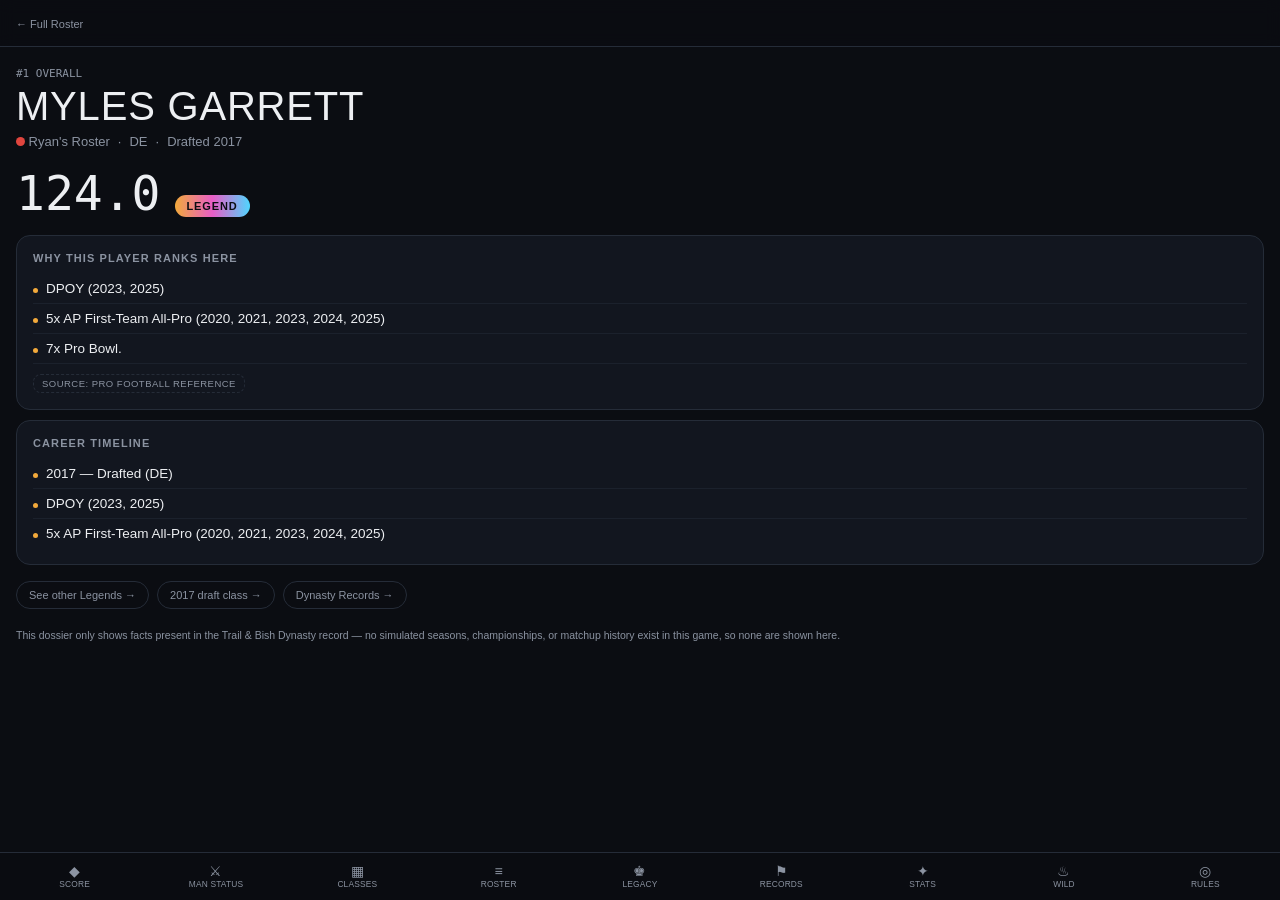
<file: player.html>
<!DOCTYPE html>
<html lang="en">
<head>
<meta charset="UTF-8">
<meta name="viewport" content="width=device-width, initial-scale=1.0">
<title>Player Dossier — Trail & Bish Dynasty</title>
<link rel="stylesheet" href="assets/theme.css">
<style>
  .topbar{position:sticky; top:0; z-index:10; background:rgba(11,13,18,0.92); backdrop-filter:blur(8px); border-bottom:1px solid var(--line); padding:14px 16px;}
  .backlink{font-size:11px; color:var(--muted); text-decoration:none;}
  .hero{padding:20px 16px 14px;}
  .hero .rank{font-size:11px; color:var(--muted); font-family:"SFMono-Regular",Consolas,monospace; margin-bottom:6px;}
  .hero .pname{font-size:clamp(28px,8vw,40px); line-height:1;}
  .hero .meta{margin-top:8px; font-size:13px; color:var(--muted); display:flex; align-items:center; gap:8px; flex-wrap:wrap;}
  .owner-dot{width:9px;height:9px;border-radius:50%; display:inline-block;}
  .owner-dot.matt{background:var(--matt);}
  .owner-dot.ryan{background:var(--ryan);}
  .score-row{display:flex; align-items:baseline; gap:14px; margin-top:16px;}
  .score-big{font-family:"SFMono-Regular",Consolas,monospace; font-size:48px;}
  .tier-badge{font-size:11px; letter-spacing:0.08em; text-transform:uppercase; padding:5px 12px; border-radius:20px; border:1px solid var(--line); color:var(--muted);}
  .tier-badge.legend{background:linear-gradient(90deg,var(--legend-a),var(--legend-b),var(--legend-c)); color:#0B0D12; border:none; font-weight:700;}
  .tier-badge.franchise{border-color:#a9822e; color:#e8c27a;}
  .tier-badge.high-end-starter{border-color:#3a4a73; color:#8fa3d6;}

  .card{margin:0 16px 10px; background:var(--surface); border:1px solid var(--line); border-radius:14px; padding:16px;}
  .card h3{font-size:11px; letter-spacing:0.1em; text-transform:uppercase; color:var(--muted); margin-bottom:10px;}
  .fact-row{display:flex; align-items:flex-start; gap:8px; padding:7px 0; border-bottom:1px solid var(--surface2); font-size:13.5px;}
  .fact-row:last-child{border-bottom:none;}
  .fact-row .dot{width:5px;height:5px;border-radius:50%; background:var(--legend-a); margin-top:7px; flex:0 0 auto;}
  .source-tag{display:inline-block; margin-top:10px; font-size:9.5px; color:var(--muted); letter-spacing:0.05em; border:1px dashed var(--line); padding:3px 8px; border-radius:8px;}

  .wc-mini{background:var(--surface2); border-radius:10px; padding:10px 12px; margin-top:8px;}
  .wc-mini .wtitle{font-size:11px; color:var(--muted); margin-bottom:4px;}
  .meter{height:5px; border-radius:3px; background:#0B0D12; overflow:hidden; margin-top:6px;}
  .meter .m-fill{height:100%; border-radius:3px;}

  .links-row{display:flex; gap:8px; padding:6px 16px 4px; flex-wrap:wrap;}
  .link-chip{font-size:11px; color:var(--muted); text-decoration:none; border:1px solid var(--line); padding:7px 12px; border-radius:20px;}

  .disclaimer{margin:14px 16px 4px; font-size:10.5px; color:var(--muted); line-height:1.6;}
</style>
</head>
<body>

  <div class="topbar"><a class="backlink" href="roster.html">&larr; Full Roster</a></div>

  <div id="content"></div>

<script>
const params = new URLSearchParams(location.search);
const rankParam = params.get('rank');

function tierClass(t){ return (t||"").toLowerCase().replace(/\s+/g,'-'); }
function meterColor(v){
  if(v<=15) return '#3ECF6E';
  if(v<=35) return '#2FB8C6';
  if(v<=50) return '#F2A93B';
  if(v<=65) return '#E8862E';
  return '#E8543A';
}

Promise.all([
  fetch('data/players.json').then(r=>r.json()),
  fetch('data/wildcards.json').then(r=>r.json()),
]).then(([players, wildcards])=>{
  const p = rankParam ? players.find(x=>String(x.rank)===rankParam) : players[0];
  const content = document.getElementById('content');
  if(!p){
    content.innerHTML = '<div class="card">Player not found.</div>';
    return;
  }

  const isPFR = (p.notes||'').includes('(PFR-verified)');
  const facts = isPFR
    ? p.notes.replace(' (PFR-verified)','').split('; ').filter(Boolean)
    : (p.notes ? [p.notes] : []);

  const ownerLower = (p.owner||'').toLowerCase();

  let html = `
    <div class="hero">
      <div class="rank">#${p.rank} OVERALL</div>
      <div class="pname display">${p.name}</div>
      <div class="meta">
        <span><span class="owner-dot ${ownerLower}"></span> ${p.owner}'s Roster</span>
        <span>&middot;</span>
        <span>${p.position}</span>
        <span>&middot;</span>
        <span>Drafted ${p.year}</span>
      </div>
      <div class="score-row">
        <div class="score-big">${p.score}</div>
        <div class="tier-badge ${tierClass(p.tier)}">${p.tier}</div>
      </div>
    </div>

    <div class="card">
      <h3>Why This Player Ranks Here</h3>
      ${facts.length ? facts.map(f=>`<div class="fact-row"><span class="dot"></span><span>${f}</span></div>`).join('') : '<div class="fact-row"><span class="dot"></span><span>No record on file.</span></div>'}
      <span class="source-tag">${isPFR ? 'SOURCE: PRO FOOTBALL REFERENCE' : 'SOURCE: TEXT RECORD (NOT YET PFR-VERIFIED)'}</span>
    </div>

    <div class="card">
      <h3>Career Timeline</h3>
      <div class="fact-row"><span class="dot"></span><span>${p.year} &mdash; Drafted (${p.position})</span></div>
      ${facts.filter(f=>/\(\d{4}/.test(f)).map(f=>`<div class="fact-row"><span class="dot"></span><span>${f}</span></div>`).join('')}
    </div>
  `;

  const wc = wildcards.filter(w => w.player === p.name);
  if(wc.length){
    html += `<div class="card"><h3>Wildcard Boys Record</h3>`;
    wc.forEach(w=>{
      const hasOutcome = w.outcome && w.outcome !== 'NaN';
      html += `
        <div class="wc-mini">
          <div class="wtitle">${w.year} &middot; ${w.category}</div>
          <div>${w.player} &mdash; ${w.position}</div>
          ${hasOutcome ? `
            <div class="meter"><div class="m-fill" style="width:${w.meter}%; background:${meterColor(w.meter)}"></div></div>
            <div style="margin-top:5px; font-size:11px; color:${meterColor(w.meter)};">${w.outcome}</div>
          ` : `<div style="margin-top:5px; font-size:11px; color:var(--muted);">Not yet graded</div>`}
        </div>
      `;
    });
    html += `</div>`;
  }

  content.innerHTML = html;

  const linksRow = document.createElement('div');
  linksRow.className = 'links-row';
  linksRow.innerHTML = `
    <a class="link-chip" href="legacy.html?tier=${encodeURIComponent(p.tier)}">See other ${p.tier}s &rarr;</a>
    <a class="link-chip" href="draft-classes.html?year=${p.year}">${p.year} draft class &rarr;</a>
    <a class="link-chip" href="records.html">Dynasty Records &rarr;</a>
  `;
  content.appendChild(linksRow);

  const disclaimer = document.createElement('div');
  disclaimer.className = 'disclaimer';
  disclaimer.textContent = 'This dossier only shows facts present in the Trail & Bish Dynasty record — no simulated seasons, championships, or matchup history exist in this game, so none are shown here.';
  content.appendChild(disclaimer);
});
</script>
<script src="assets/nav.js" defer></script>
</body>
</html>
</file>
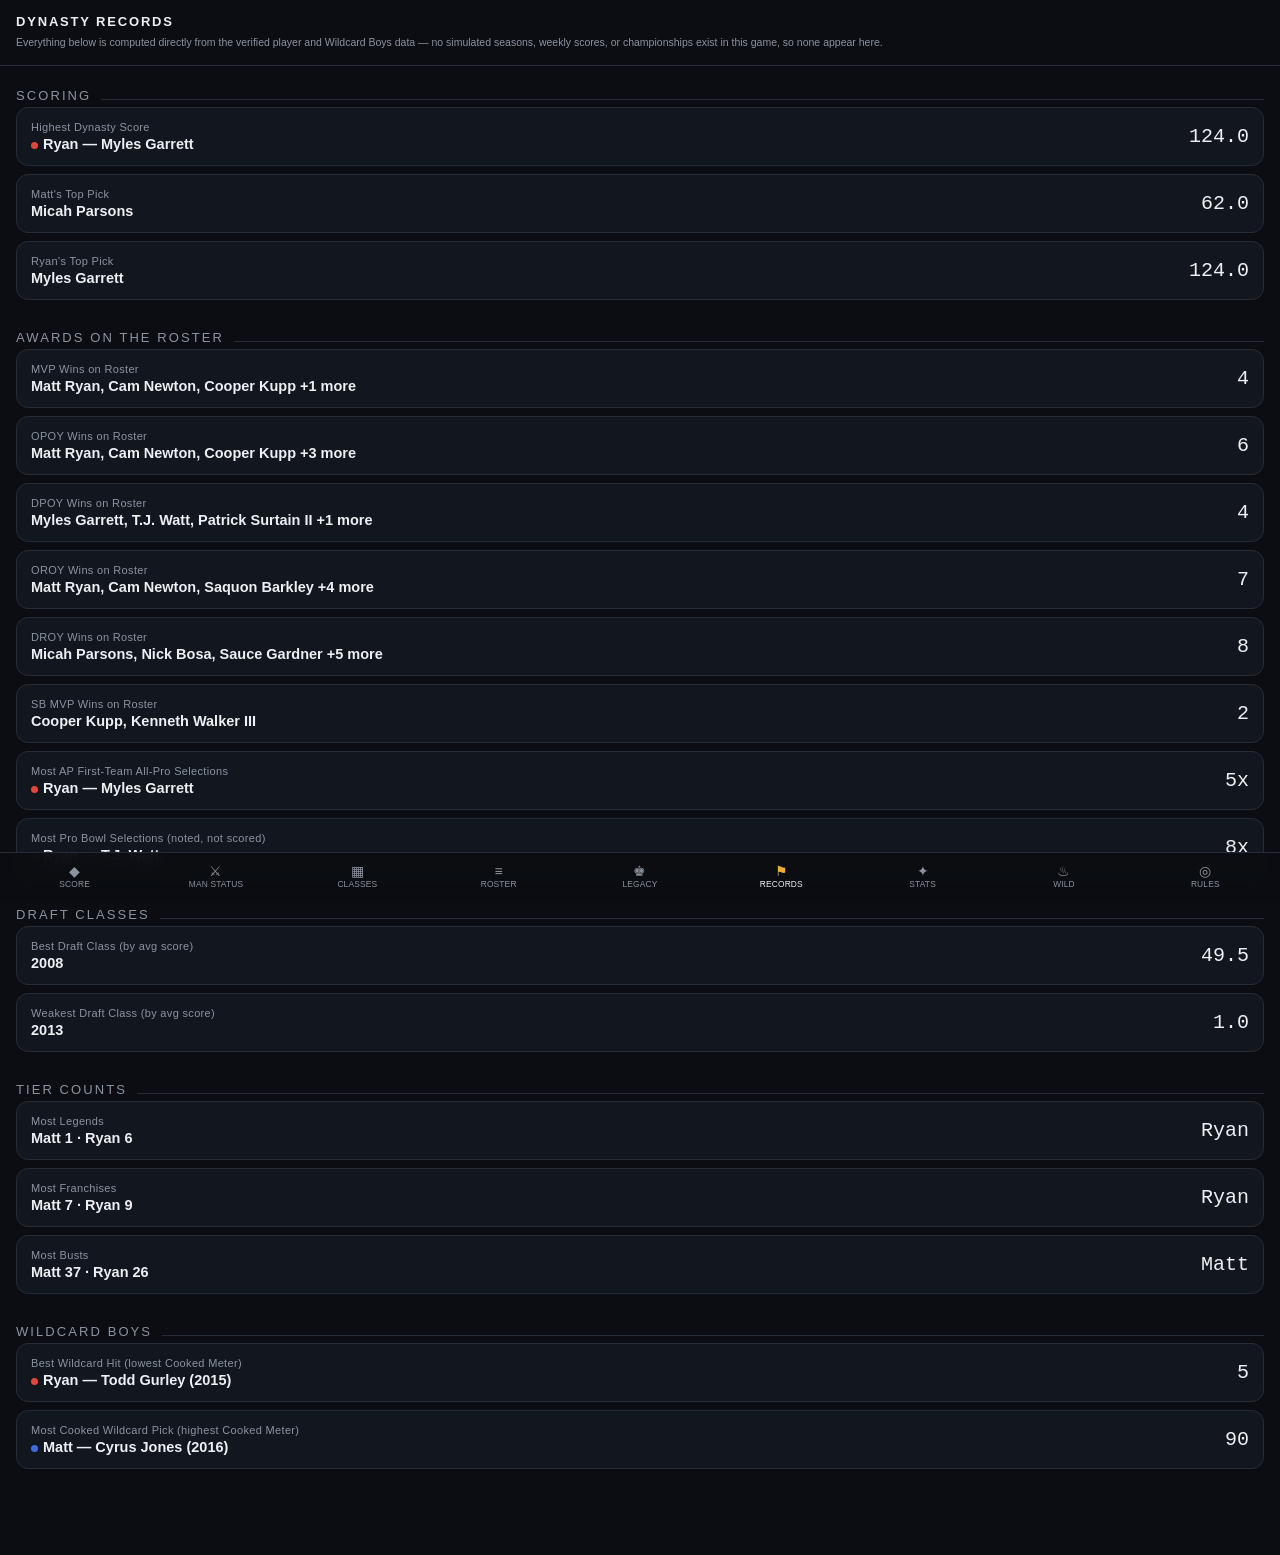
<file: records.html>
<!DOCTYPE html>
<html lang="en">
<head>
<meta charset="UTF-8">
<meta name="viewport" content="width=device-width, initial-scale=1.0">
<title>Records — Trail & Bish Dynasty</title>
<link rel="stylesheet" href="assets/theme.css">
<style>
  .topbar{padding:14px 16px; border-bottom:1px solid var(--line);}
  .brand{font-size:13px; letter-spacing:0.14em; color:var(--muted);}
  .brand b{color:var(--text);}
  .disclaimer{font-size:10.5px; color:var(--muted); margin-top:6px; line-height:1.5;}

  .rec-card{margin:0 16px 8px; background:var(--surface); border:1px solid var(--line); border-radius:12px; padding:13px 14px; display:flex; justify-content:space-between; align-items:center; gap:10px; text-decoration:none; color:var(--text);}
  .rec-label{font-size:11px; color:var(--muted); letter-spacing:0.03em;}
  .rec-value{font-size:14.5px; font-weight:600; margin-top:3px;}
  .rec-num{font-family:"SFMono-Regular",Consolas,monospace; font-size:20px; flex:0 0 auto; text-align:right;}
  .rec-owner-dot{width:7px;height:7px;border-radius:50%; display:inline-block; margin-right:5px;}
  .rec-owner-dot.matt{background:var(--matt);}
  .rec-owner-dot.ryan{background:var(--ryan);}
</style>
</head>
<body>

  <div class="topbar">
    <div class="brand"><b>DYNASTY RECORDS</b></div>
    <div class="disclaimer">Everything below is computed directly from the verified player and Wildcard Boys data &mdash; no simulated seasons, weekly scores, or championships exist in this game, so none appear here.</div>
  </div>

  <div class="section-label"><span class="display">Scoring</span><span class="rule"></span></div>
  <div id="scoring"></div>

  <div class="section-label"><span class="display">Awards on the Roster</span><span class="rule"></span></div>
  <div id="awards"></div>

  <div class="section-label"><span class="display">Draft Classes</span><span class="rule"></span></div>
  <div id="classes"></div>

  <div class="section-label"><span class="display">Tier Counts</span><span class="rule"></span></div>
  <div id="tiers"></div>

  <div class="section-label"><span class="display">Wildcard Boys</span><span class="rule"></span></div>
  <div id="wildcard"></div>

<script>
function card(label, value, num, href){
  const el = document.createElement(href ? 'a' : 'div');
  el.className = 'rec-card';
  if(href) el.href = href;
  el.innerHTML = `
    <div><div class="rec-label">${label}</div><div class="rec-value">${value}</div></div>
    <div class="rec-num">${num}</div>
  `;
  return el;
}
function ownerTag(owner){
  return `<span class="rec-owner-dot ${owner.toLowerCase()}"></span>${owner}`;
}

Promise.all([
  fetch('data/players.json').then(r=>r.json()),
  fetch('data/wildcards.json').then(r=>r.json()),
]).then(([allPlayers, wildcards])=>{

  const players = allPlayers.filter(p=>p.score!=='\u2014');

  // ---- SCORING ----
  const scoringEl = document.getElementById('scoring');
  const topOverall = [...players].sort((a,b)=>parseFloat(b.score)-parseFloat(a.score))[0];
  scoringEl.appendChild(card('Highest Dynasty Score', `${ownerTag(topOverall.owner)} &mdash; ${topOverall.name}`, topOverall.score, `player.html?rank=${topOverall.rank}`));

  ['Matt','Ryan'].forEach(owner=>{
    const top = [...players].filter(p=>p.owner===owner).sort((a,b)=>parseFloat(b.score)-parseFloat(a.score))[0];
    scoringEl.appendChild(card(`${owner}'s Top Pick`, top.name, top.score, `player.html?rank=${top.rank}`));
  });

  // ---- AWARDS (parsed from verified note text) ----
  function countAward(pattern){
    const hits = players.filter(p => pattern.test(p.notes||''));
    return hits;
  }
  const awardDefs = [
    ['MVP Wins on Roster', /\bMVP\b(?!\s*\()?.*\(/],
    ['OPOY Wins on Roster', /\bOPOY\b/],
    ['DPOY Wins on Roster', /\bDPOY\b/],
    ['OROY Wins on Roster', /\bOROY\b/],
    ['DROY Wins on Roster', /\bDROY\b/],
    ['SB MVP Wins on Roster', /SB_MVP|SB MVP/],
  ];
  const awardsEl = document.getElementById('awards');
  awardDefs.forEach(([label, pattern])=>{
    const hits = countAward(pattern);
    if(!hits.length) return;
    const names = hits.map(h=>h.name).slice(0,3).join(', ') + (hits.length>3 ? ` +${hits.length-3} more` : '');
    awardsEl.appendChild(card(label, names, hits.length));
  });

  // most AP All-Pro selections, single player
  const apCounts = players.map(p=>{
    const m = (p.notes||'').match(/(\d+)x AP First-Team All-Pro/);
    return {p, count: m ? parseInt(m[1]) : 0};
  }).filter(x=>x.count>0).sort((a,b)=>b.count-a.count);
  if(apCounts.length){
    const top = apCounts[0];
    awardsEl.appendChild(card('Most AP First-Team All-Pro Selections', `${ownerTag(top.p.owner)} &mdash; ${top.p.name}`, `${top.count}x`, `player.html?rank=${top.p.rank}`));
  }
  const pbCounts = players.map(p=>{
    const m = (p.notes||'').match(/(\d+)x Pro Bowl/);
    return {p, count: m ? parseInt(m[1]) : 0};
  }).filter(x=>x.count>0).sort((a,b)=>b.count-a.count);
  if(pbCounts.length){
    const top = pbCounts[0];
    awardsEl.appendChild(card('Most Pro Bowl Selections (noted, not scored)', `${ownerTag(top.p.owner)} &mdash; ${top.p.name}`, `${top.count}x`, `player.html?rank=${top.p.rank}`));
  }

  // ---- DRAFT CLASSES ----
  const classesEl = document.getElementById('classes');
  const years = [...new Set(players.map(p=>p.year))];
  const yearAvg = y => {
    const ps = players.filter(p=>p.year===y);
    return ps.reduce((s,p)=>s+parseFloat(p.score),0)/ps.length;
  };
  const yearAvgs = years.map(y=>({year:y, avg:yearAvg(y)})).sort((a,b)=>b.avg-a.avg);
  if(yearAvgs.length){
    const best = yearAvgs[0], worst = yearAvgs[yearAvgs.length-1];
    classesEl.appendChild(card('Best Draft Class (by avg score)', `${best.year}`, best.avg.toFixed(1), `draft-classes.html?year=${best.year}`));
    classesEl.appendChild(card('Weakest Draft Class (by avg score)', `${worst.year}`, worst.avg.toFixed(1), `draft-classes.html?year=${worst.year}`));
  }

  // ---- TIERS ----
  const tiersEl = document.getElementById('tiers');
  ['Legend','Franchise','Bust'].forEach(tier=>{
    const m = players.filter(p=>p.owner==='Matt' && p.tier===tier).length;
    const r = players.filter(p=>p.owner==='Ryan' && p.tier===tier).length;
    const leader = m===r ? 'Tied' : (m>r ? 'Matt' : 'Ryan');
    tiersEl.appendChild(card(`Most ${tier}s`, `Matt ${m} &middot; Ryan ${r}`, leader, `legacy.html?tier=${tier}`));
  });

  // ---- WILDCARD BOYS ----
  const wcEl = document.getElementById('wildcard');
  const graded = wildcards.filter(w=>w.outcome && w.outcome!=='NaN' && w.meter!=null);
  if(graded.length){
    const best = [...graded].sort((a,b)=>a.meter-b.meter)[0];
    const worst = [...graded].sort((a,b)=>b.meter-a.meter)[0];
    wcEl.appendChild(card('Best Wildcard Hit (lowest Cooked Meter)', `${ownerTag(best.owner)} &mdash; ${best.player} (${best.year})`, best.meter));
    wcEl.appendChild(card('Most Cooked Wildcard Pick (highest Cooked Meter)', `${ownerTag(worst.owner)} &mdash; ${worst.player} (${worst.year})`, worst.meter));
  }
});
</script>
<script src="assets/nav.js" defer></script>
</body>
</html>
</file>
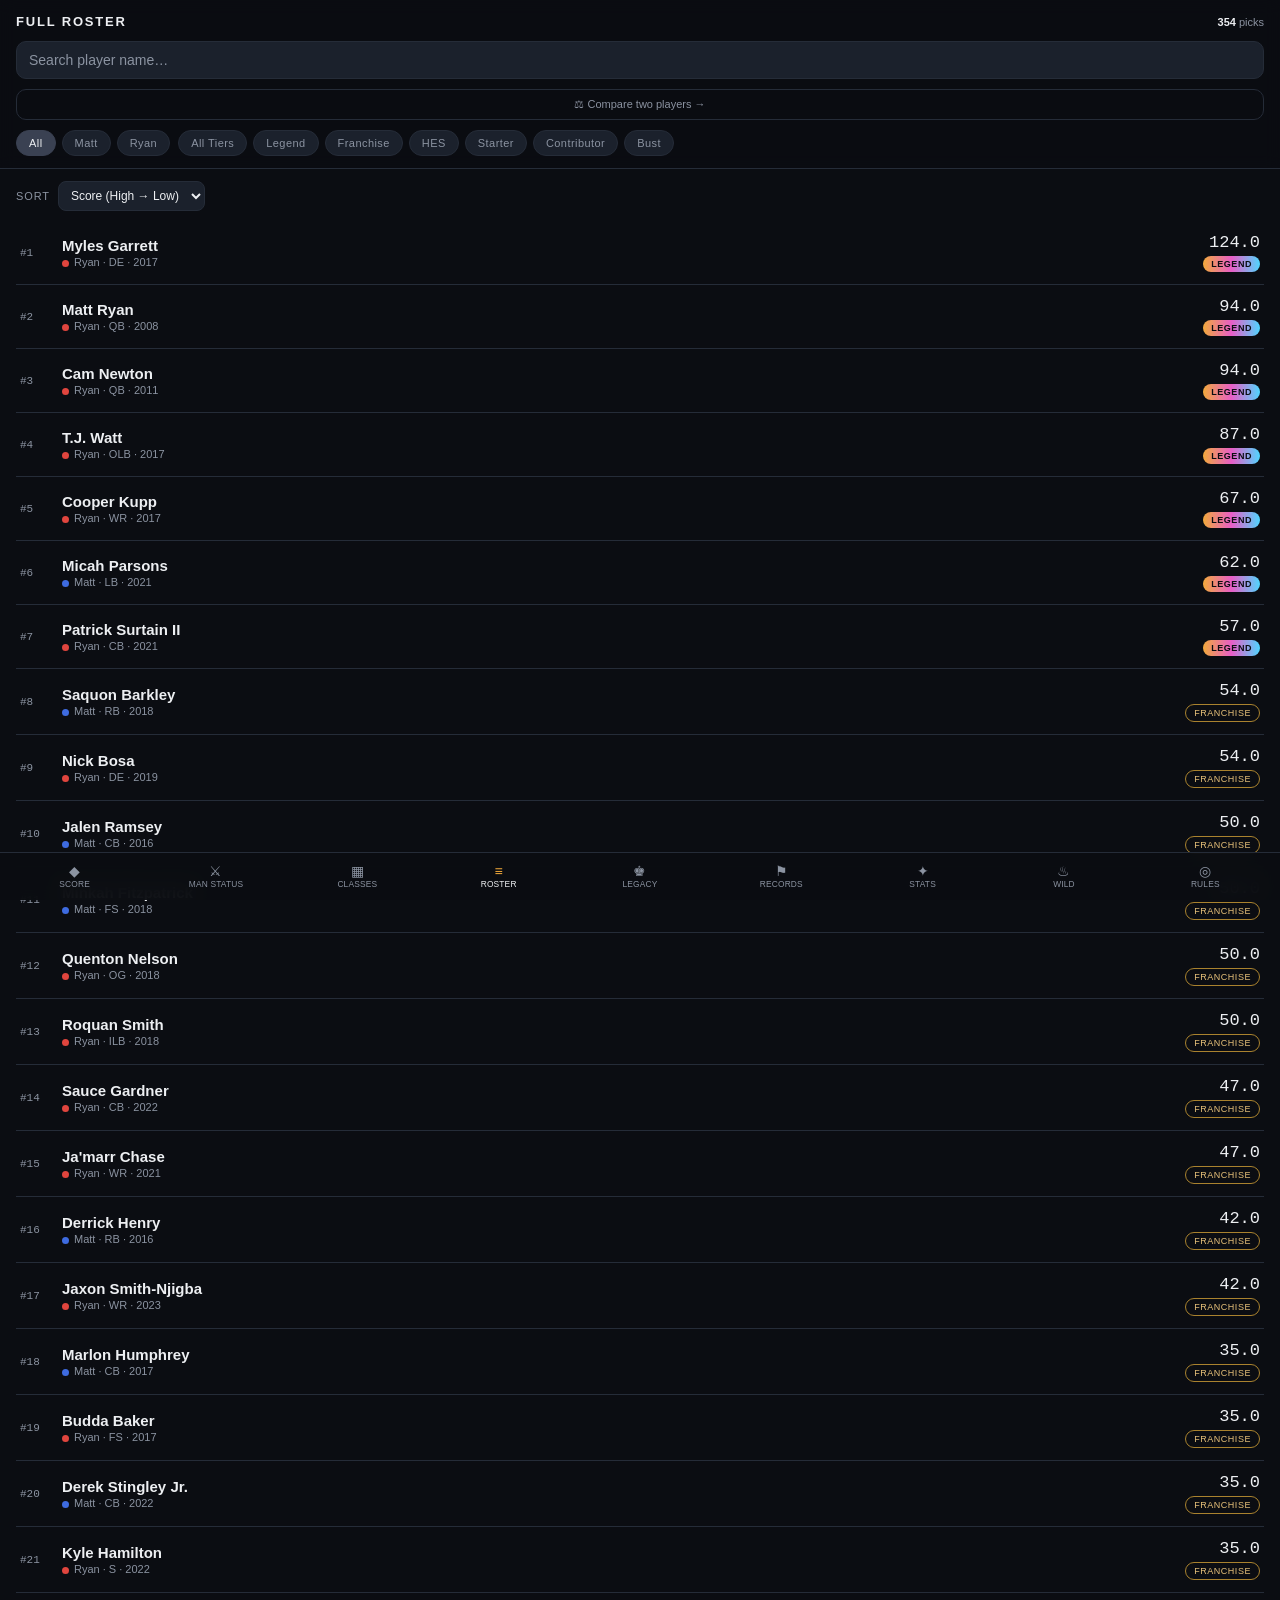
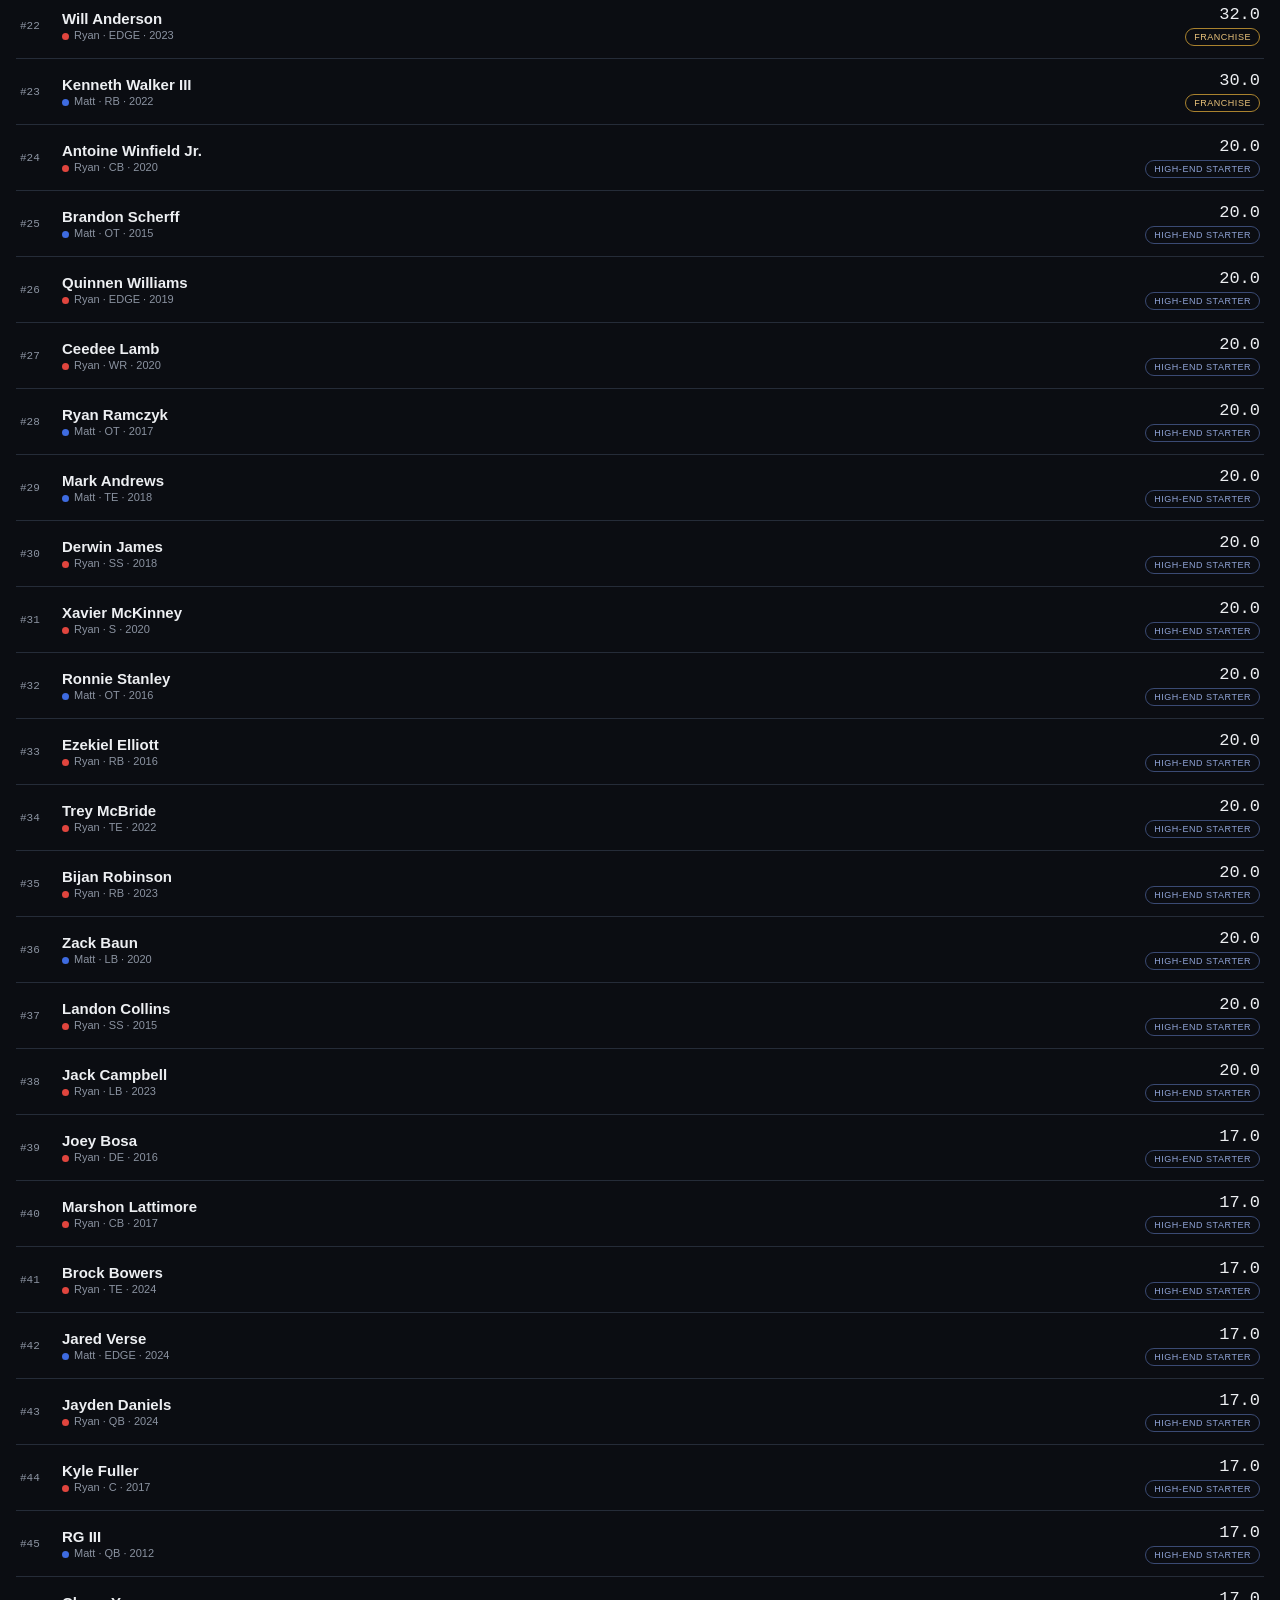
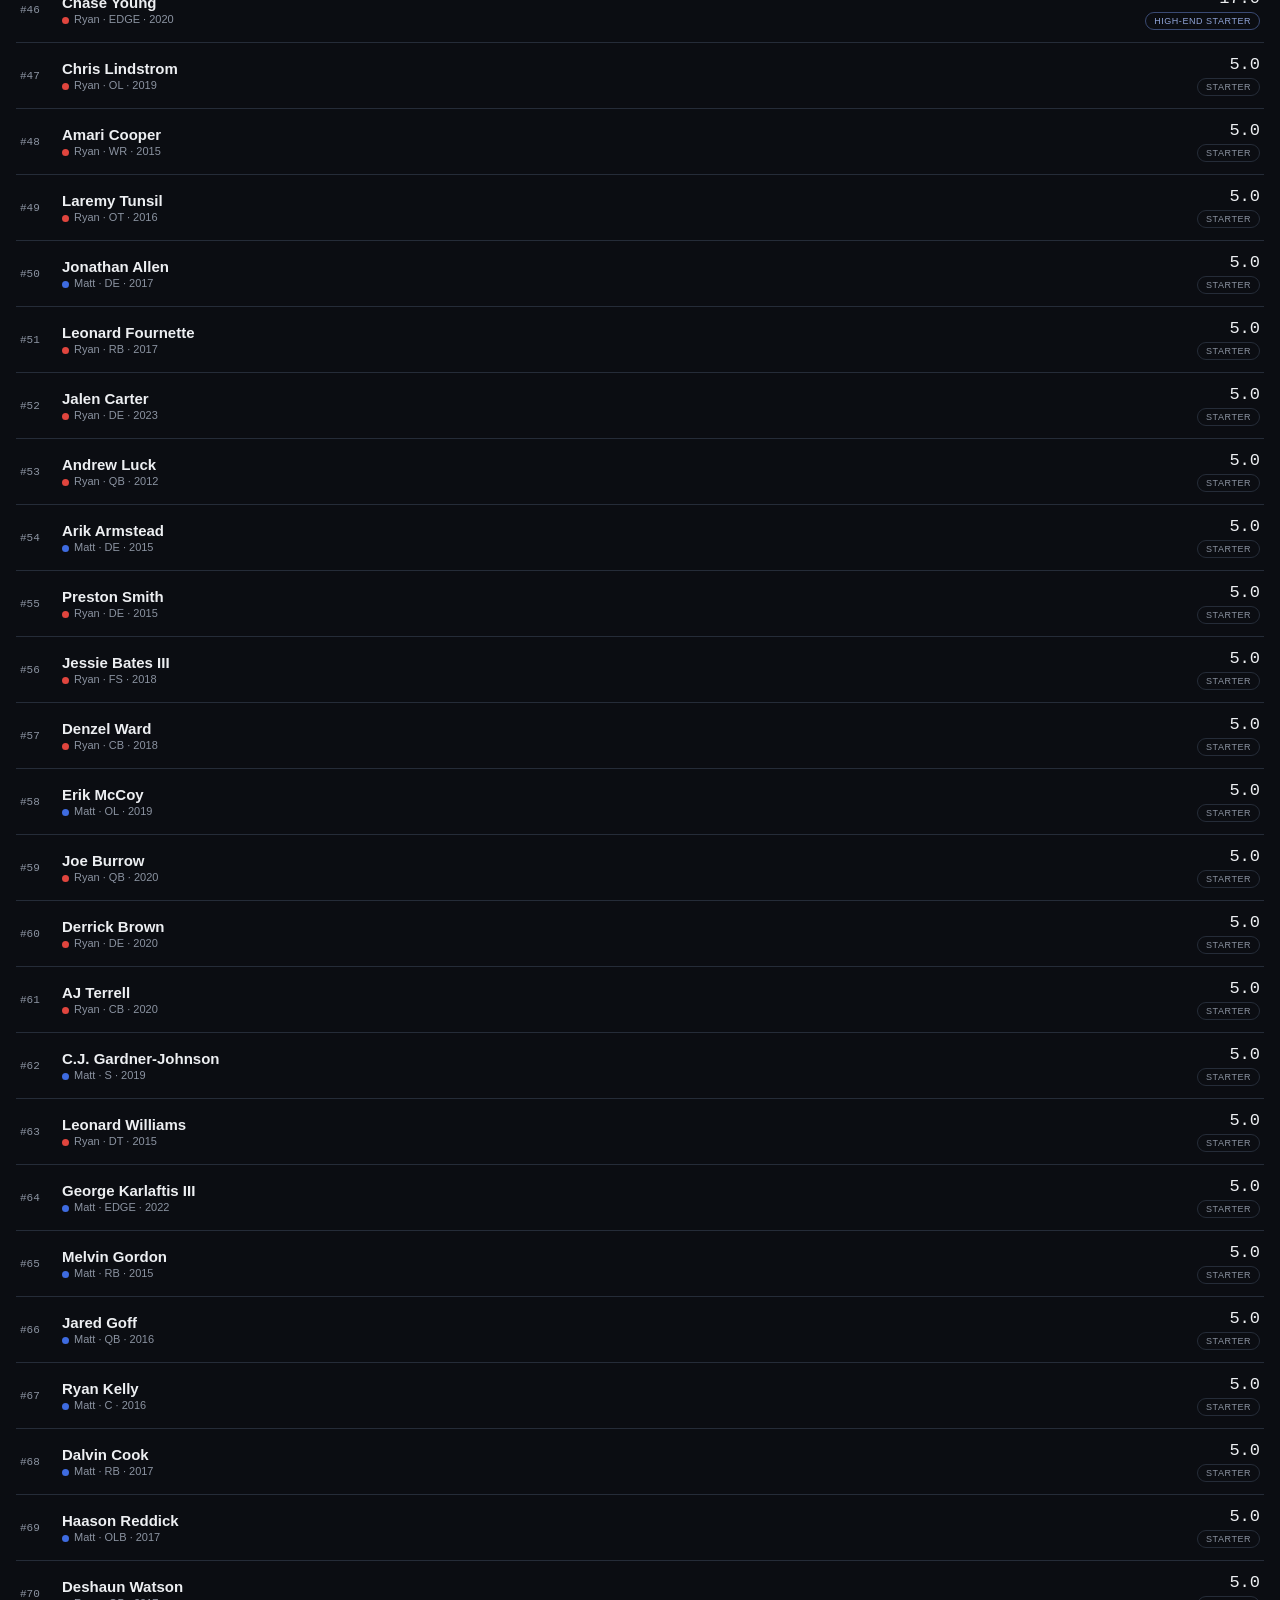
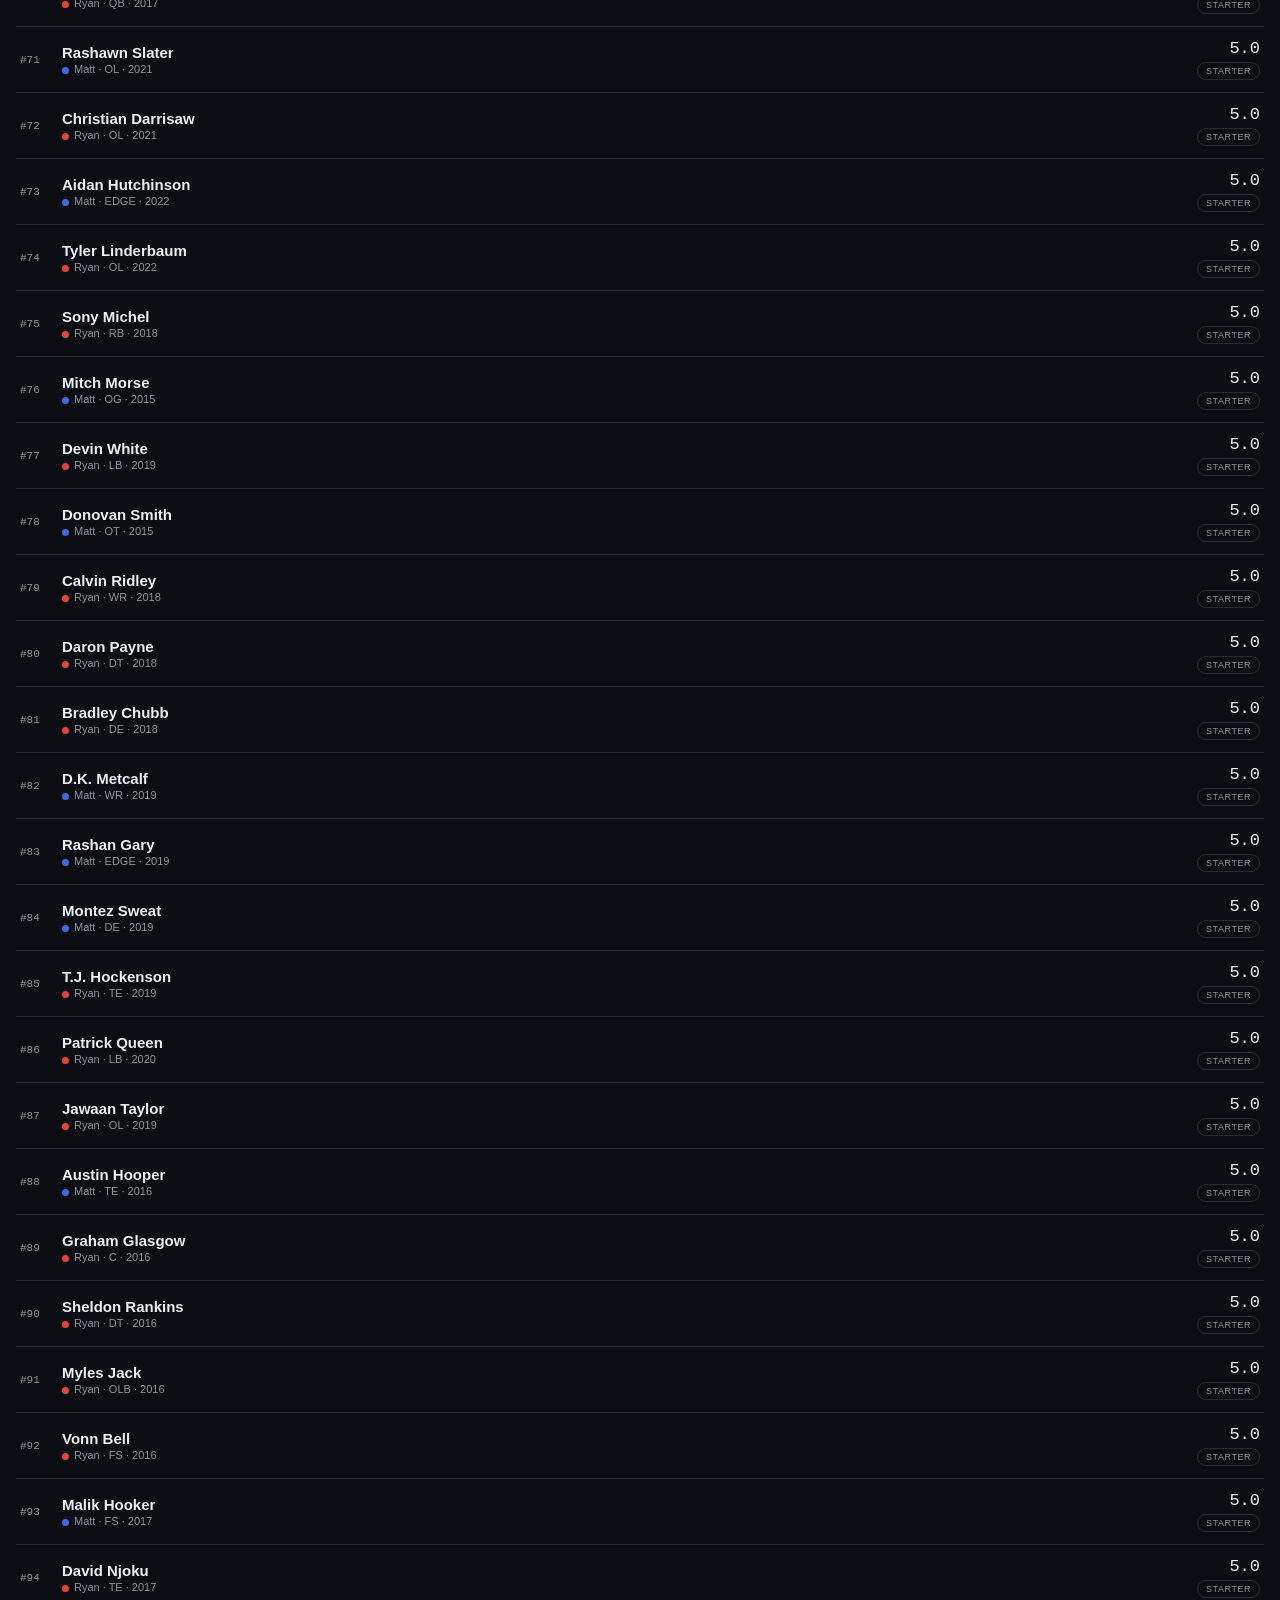
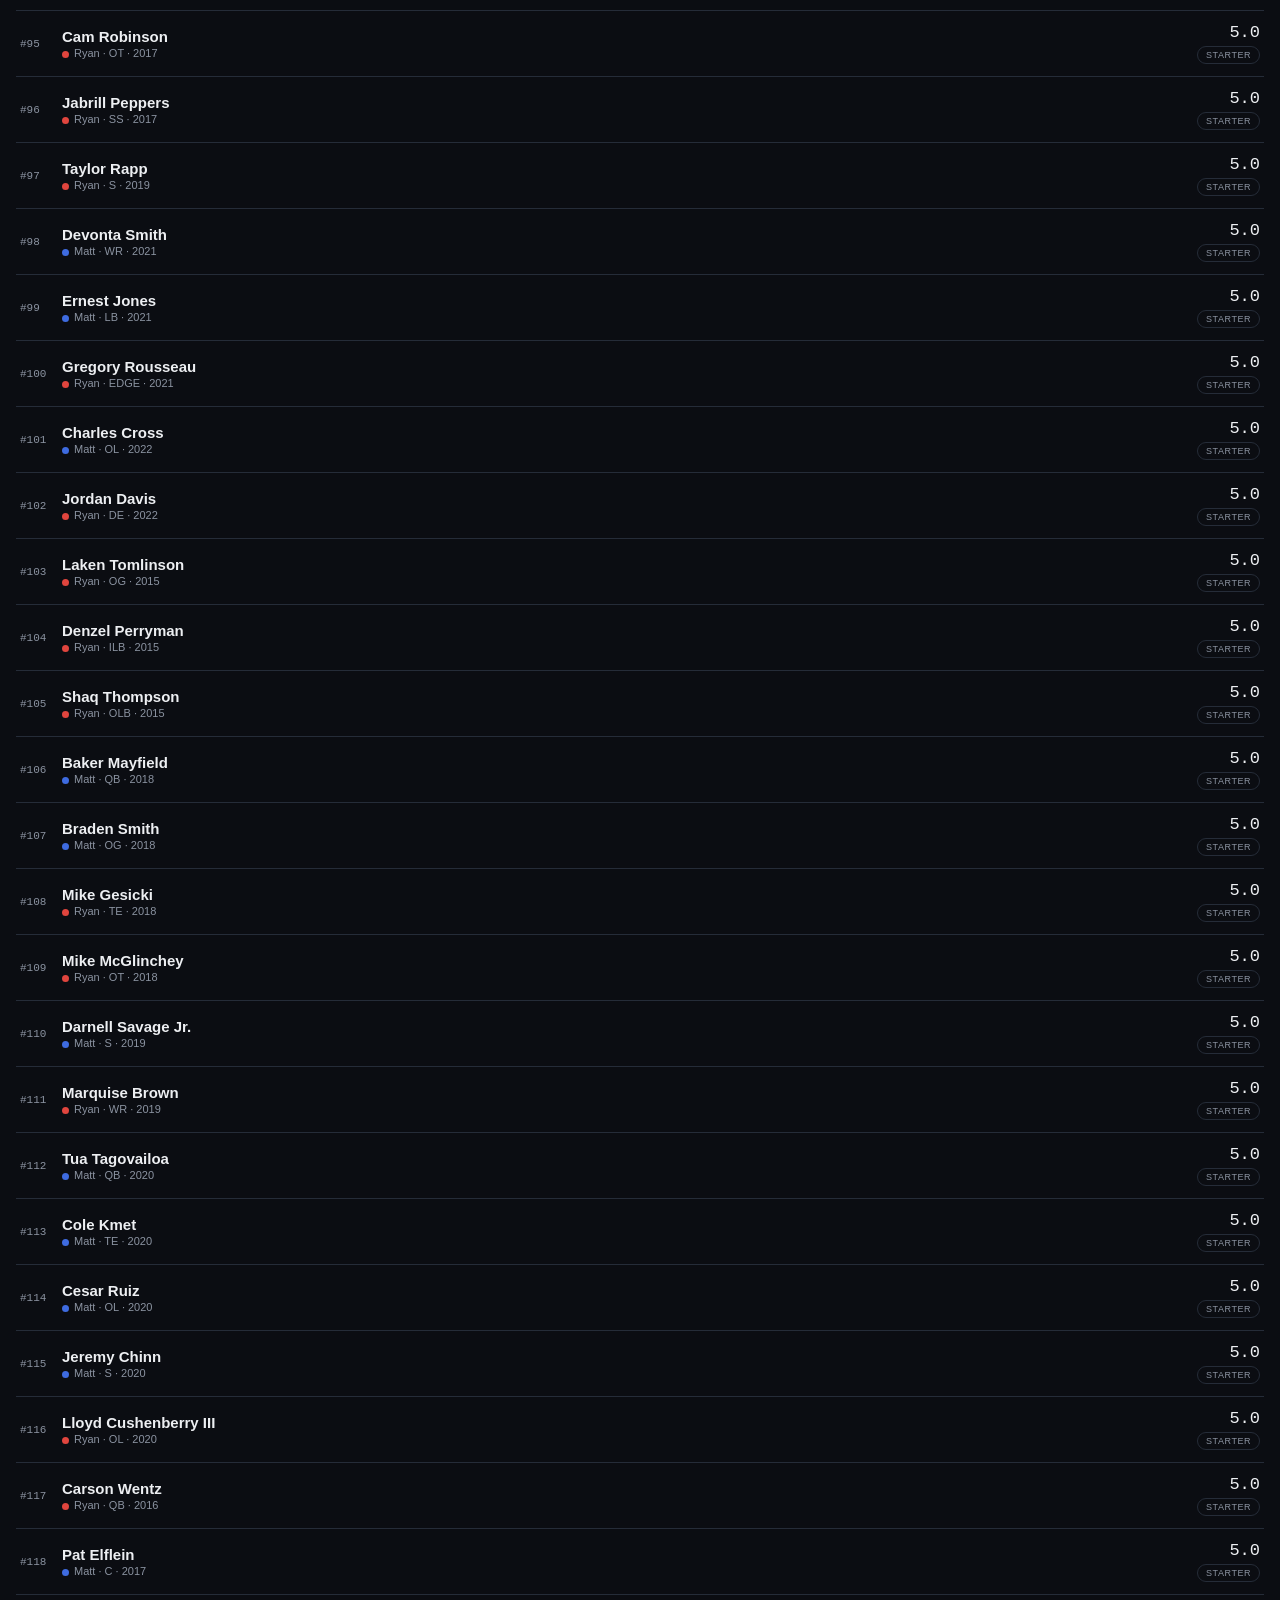
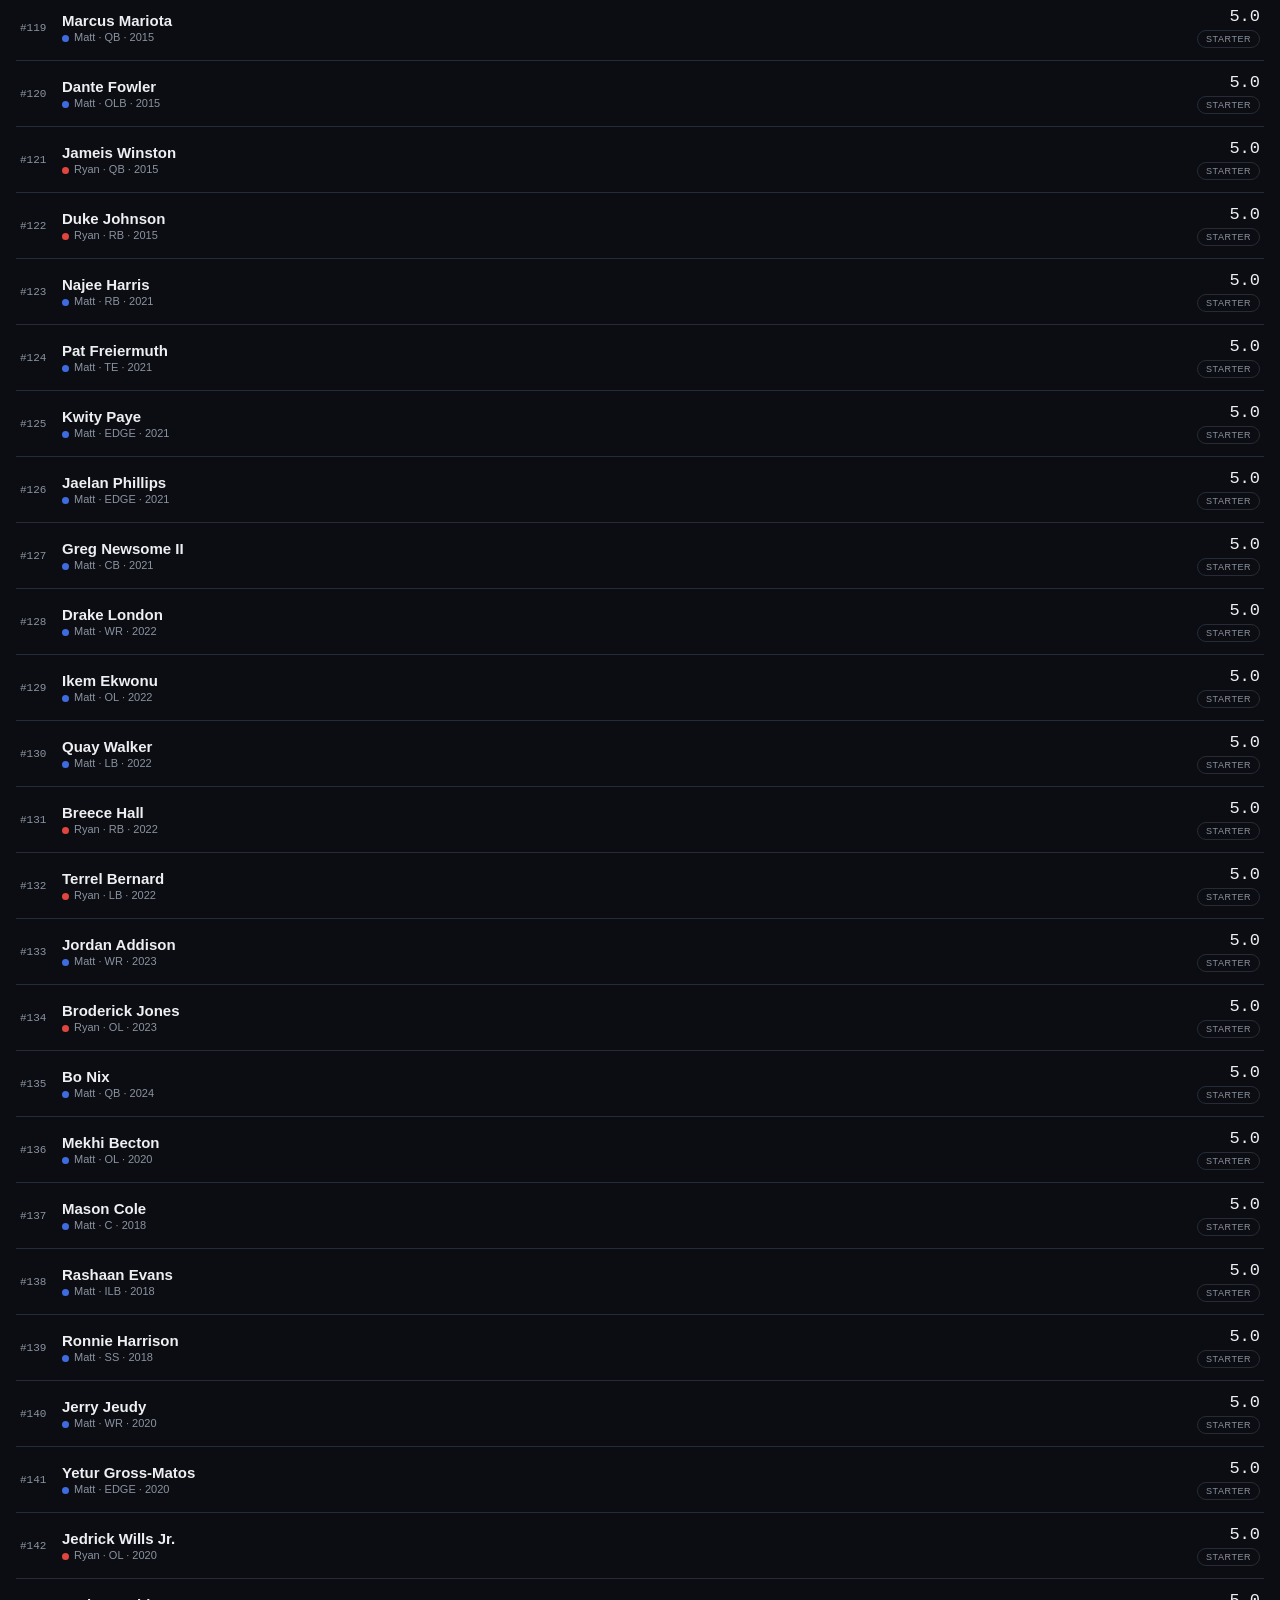
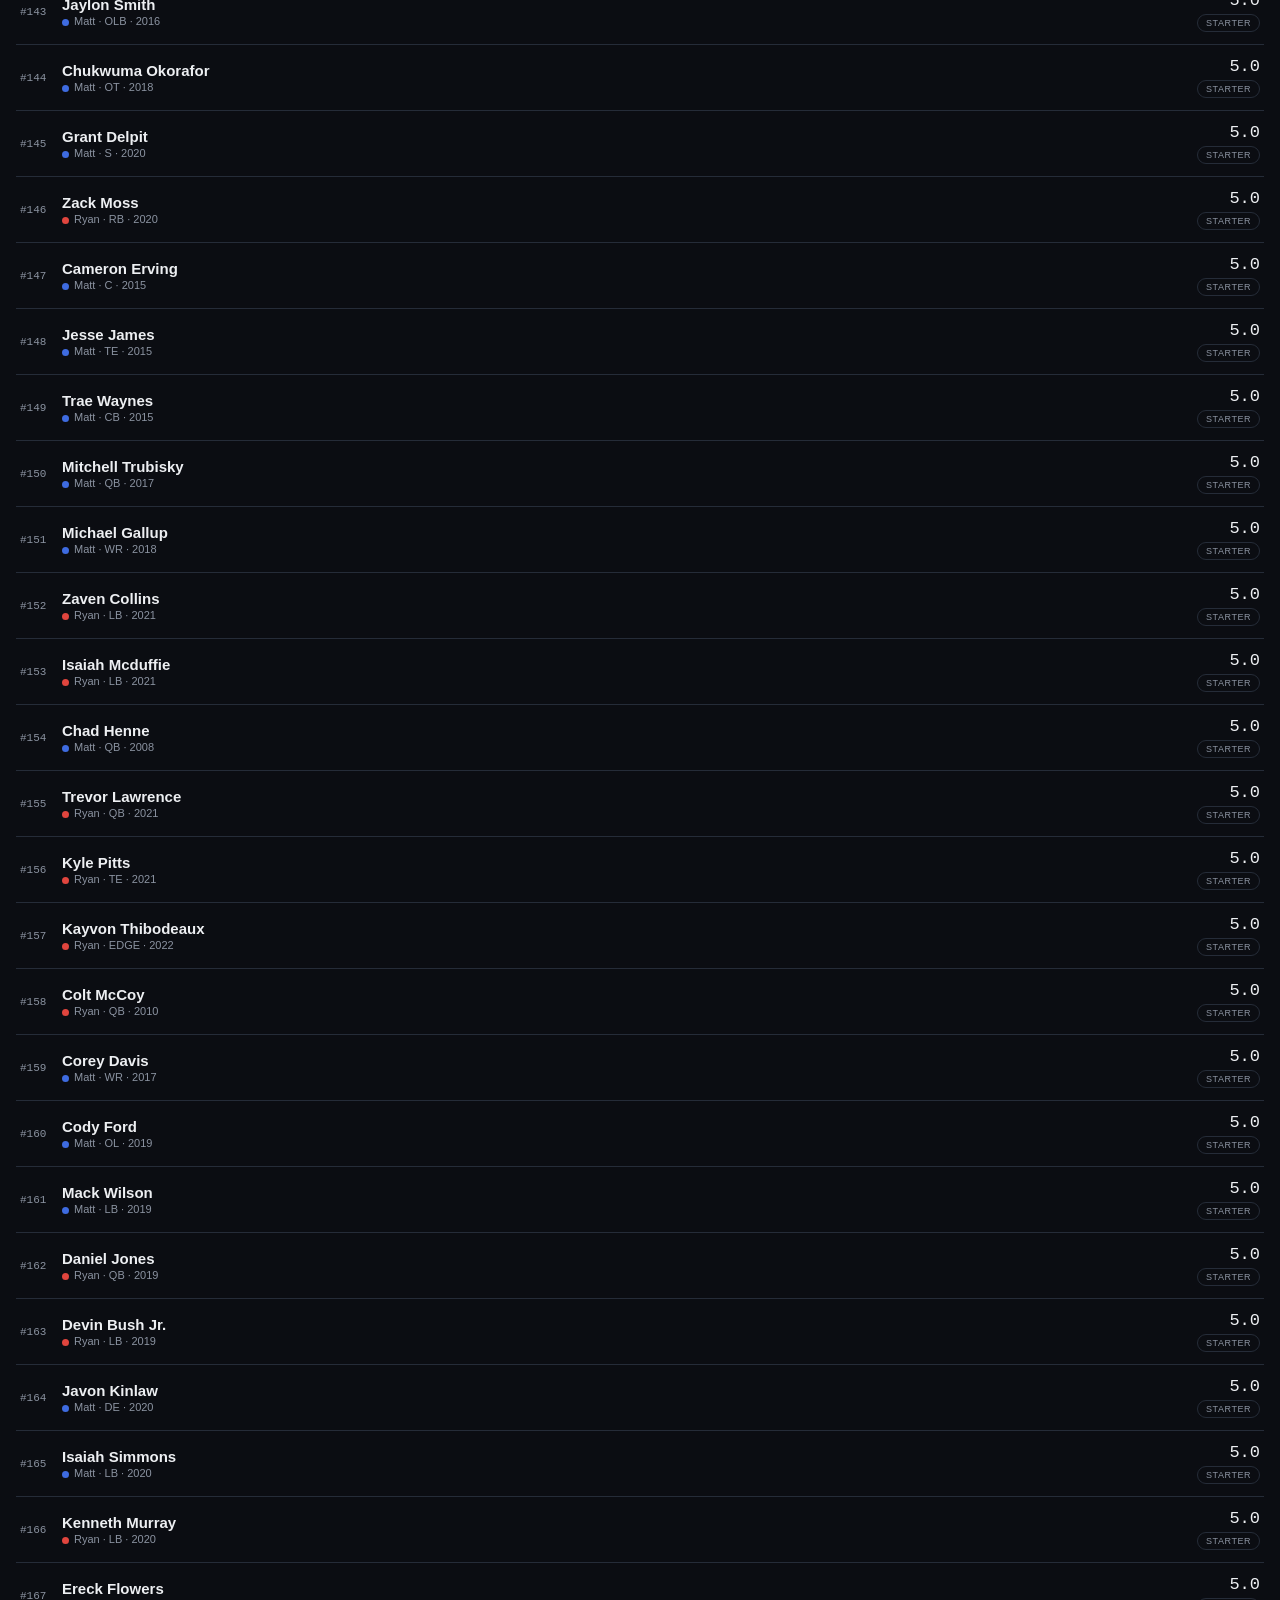
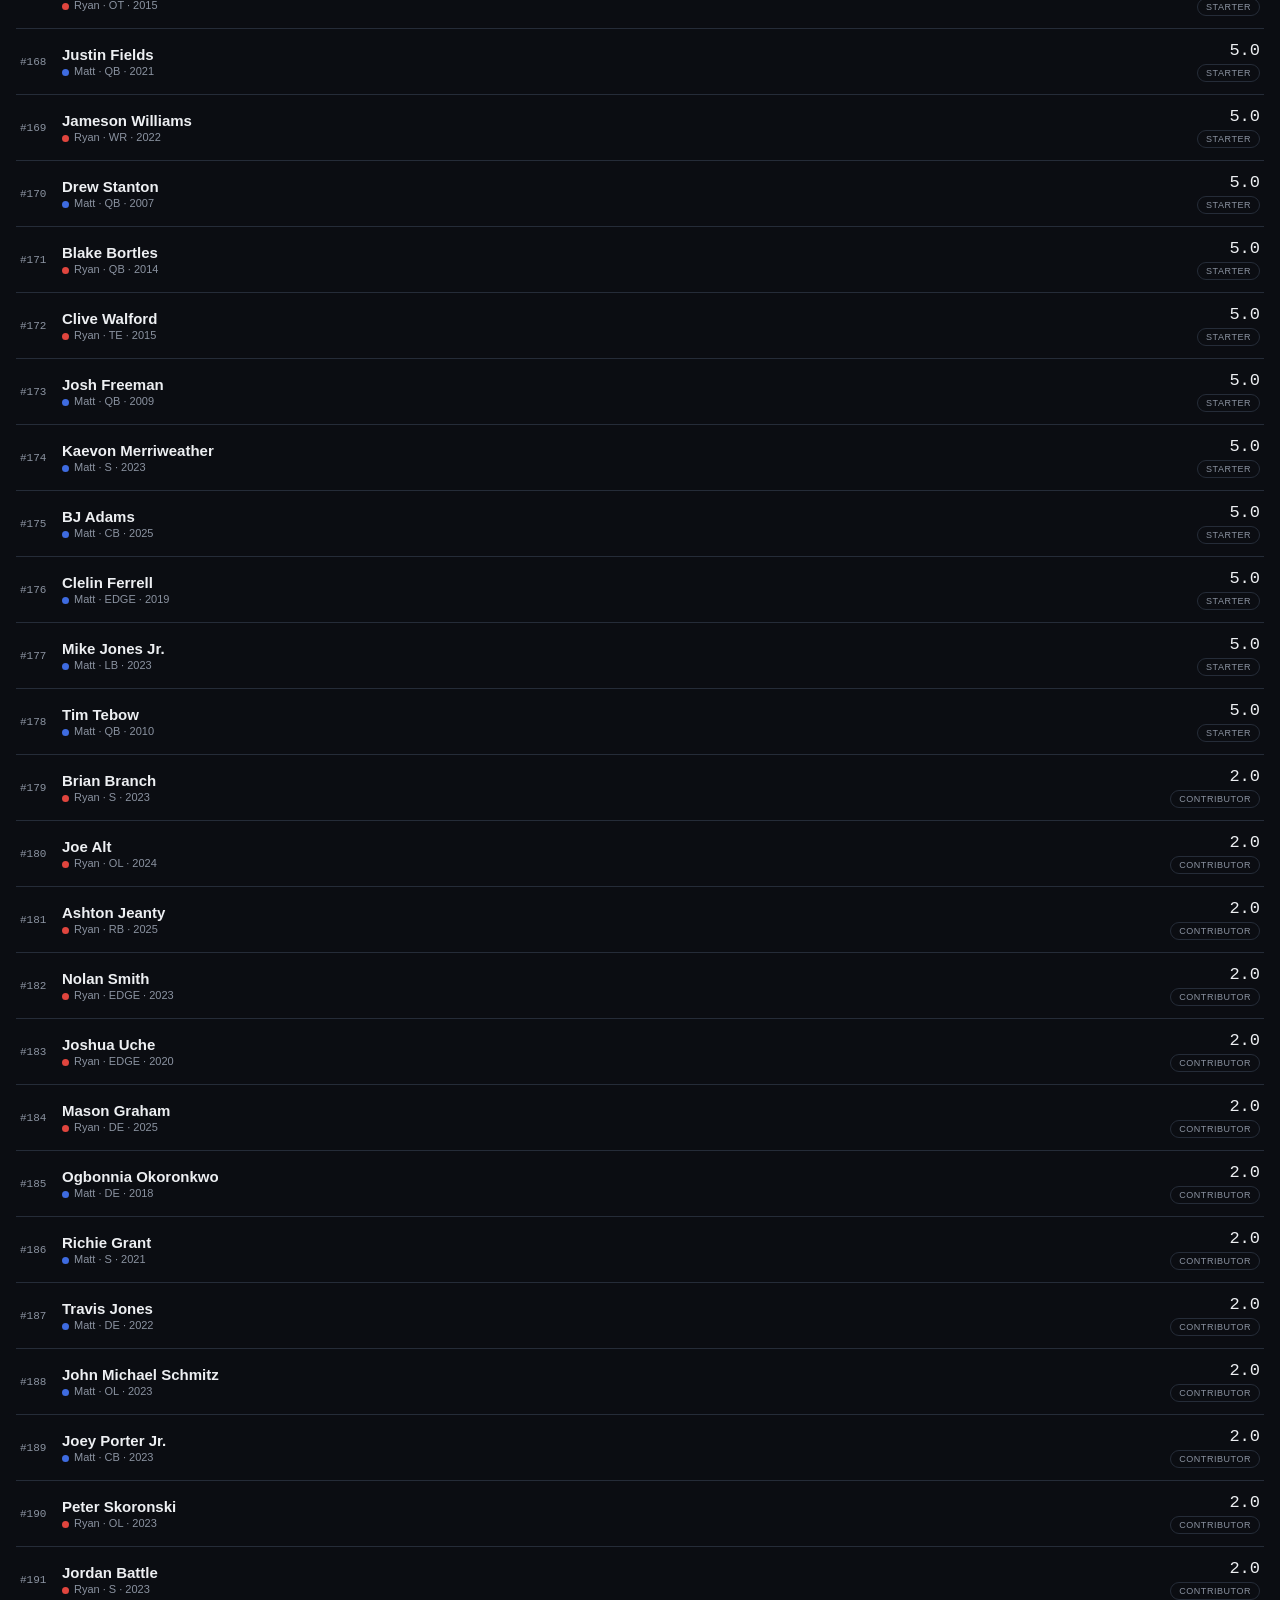
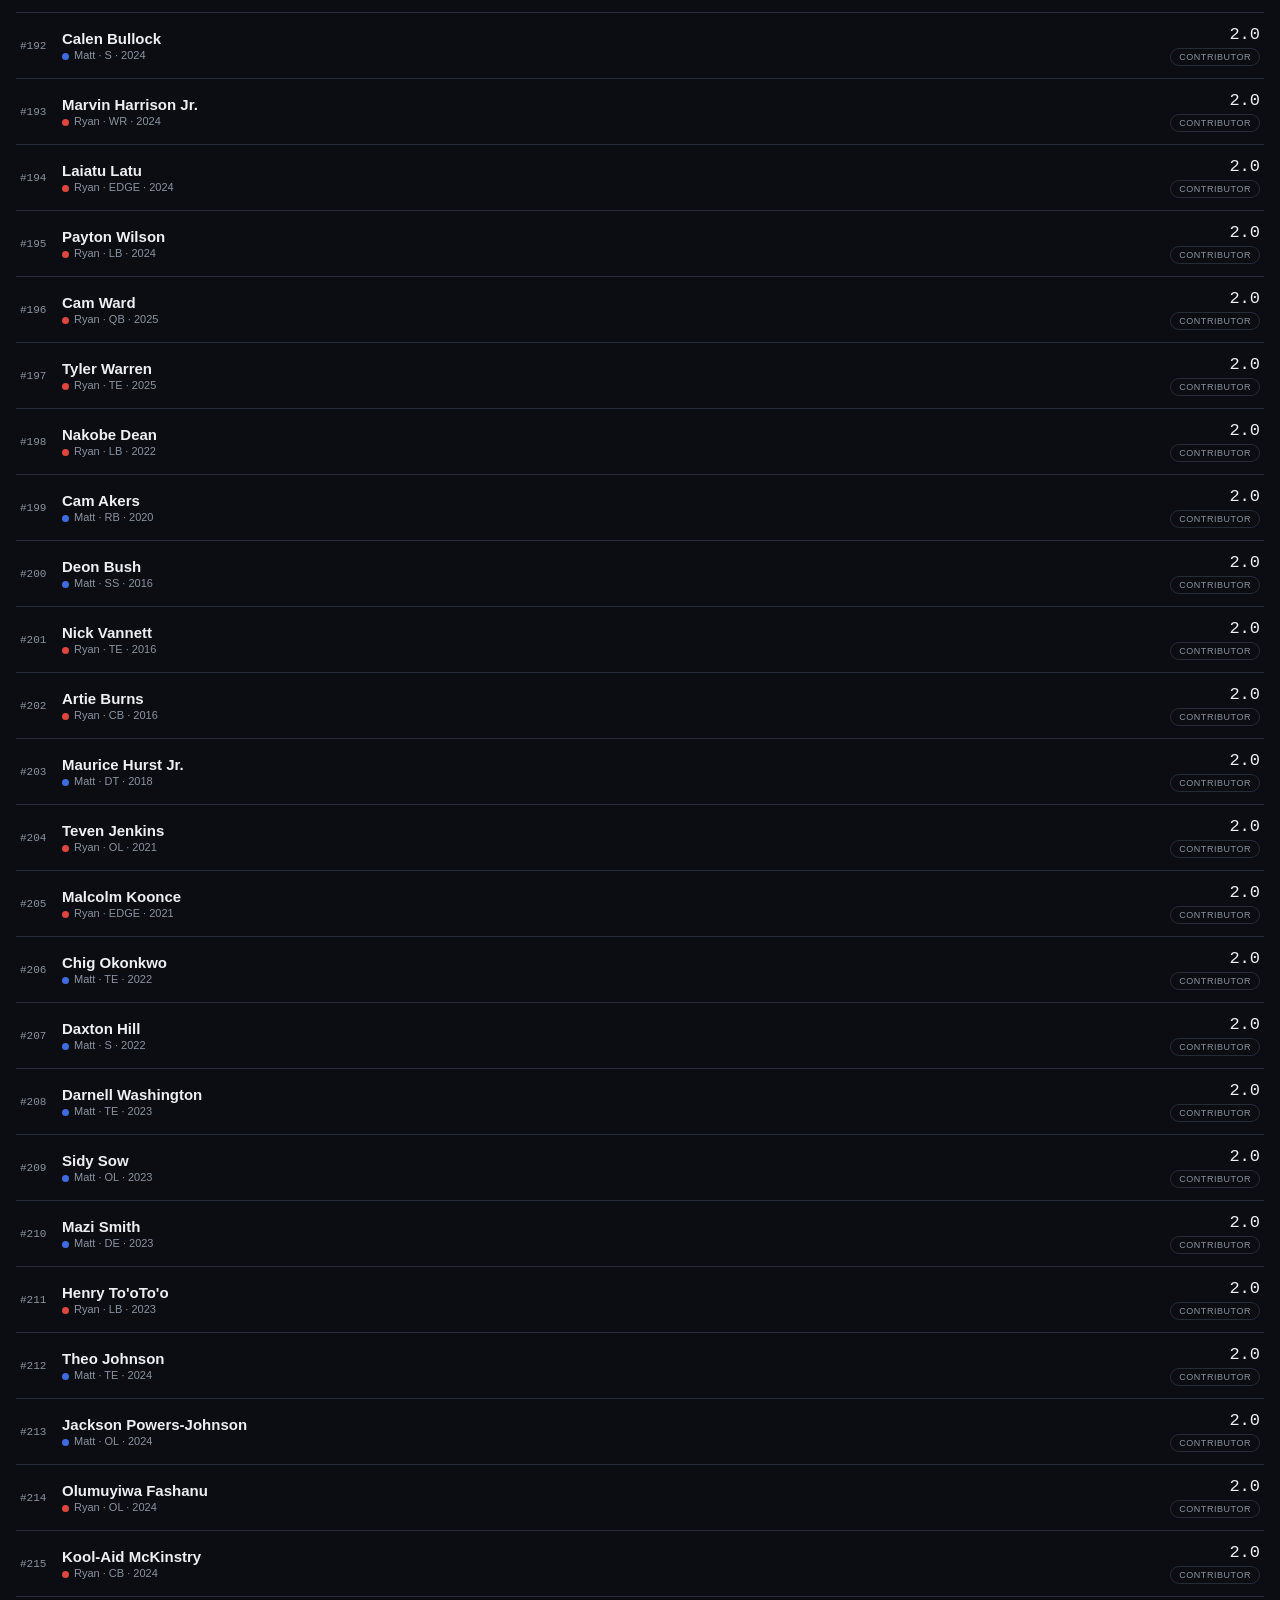
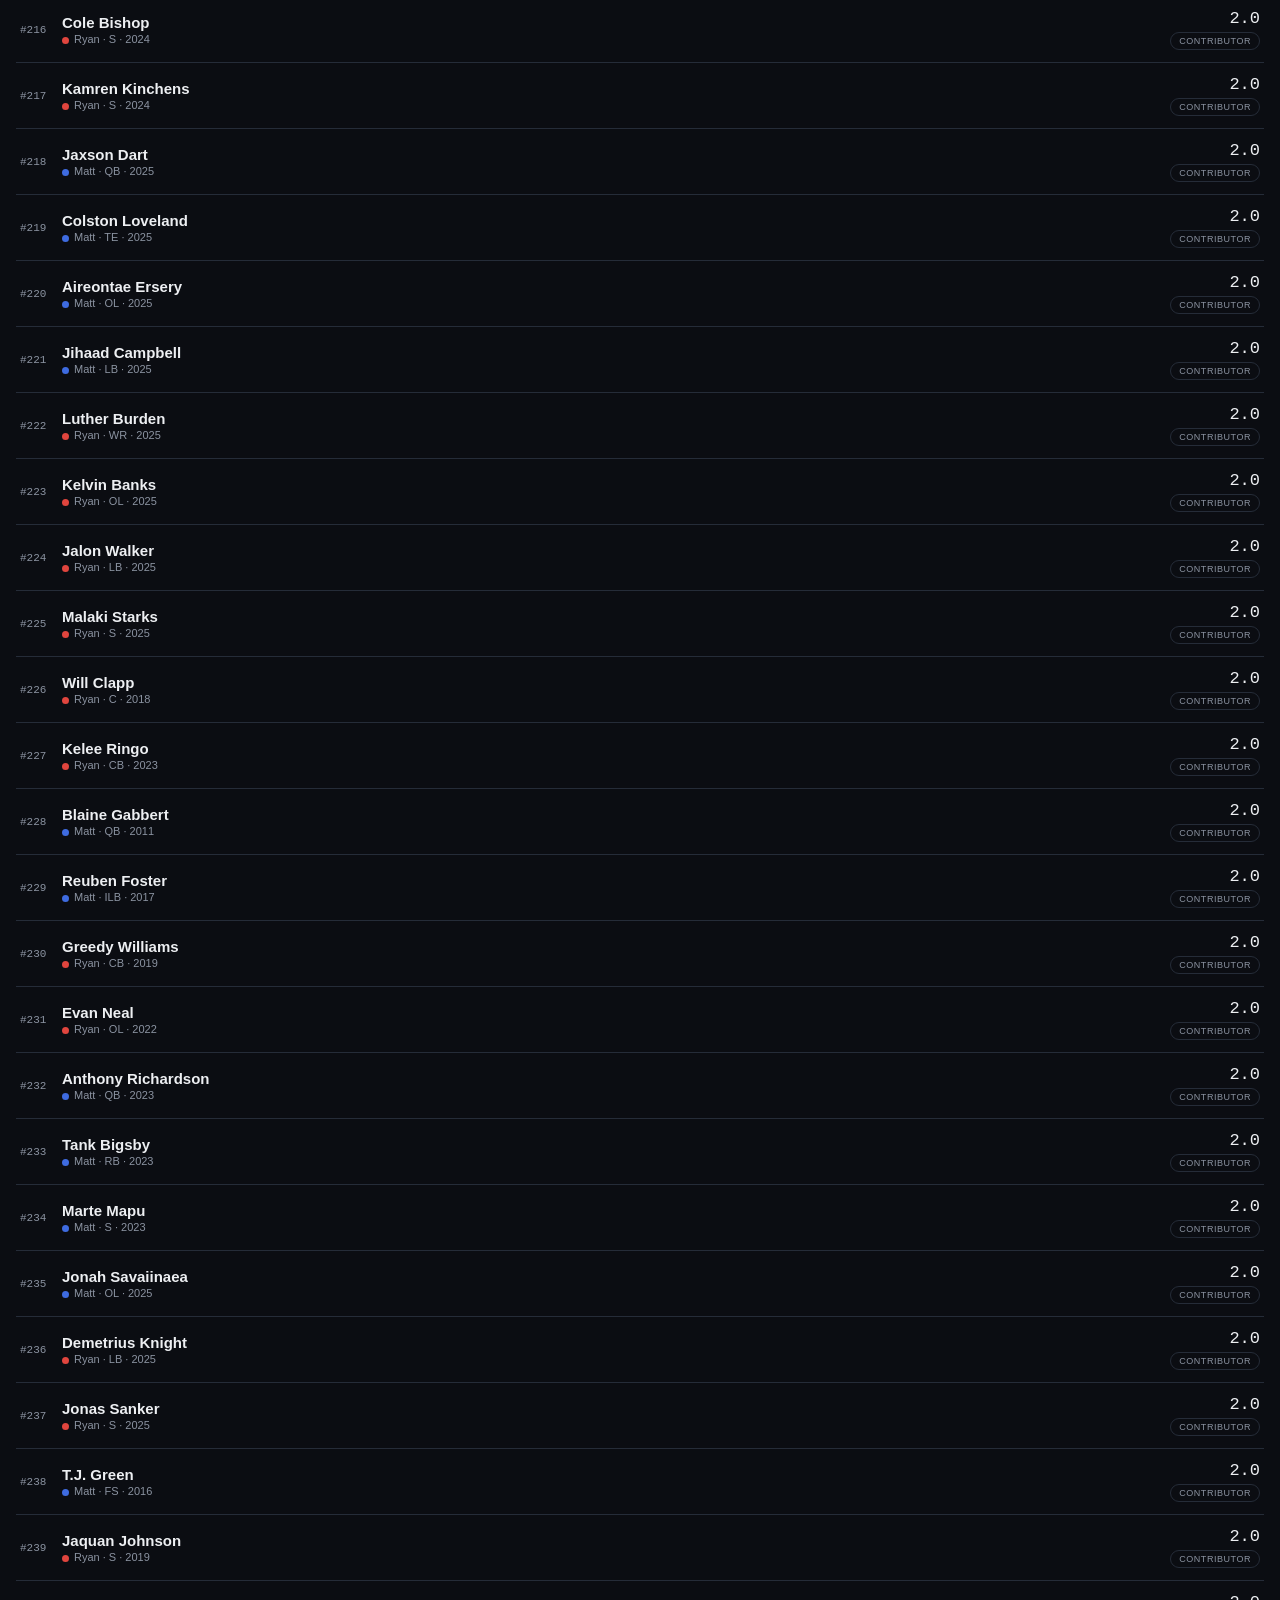
<file: roster.html>
<!DOCTYPE html>
<html lang="en">
<head>
<meta charset="UTF-8">
<meta name="viewport" content="width=device-width, initial-scale=1.0">
<title>Full Roster — Trail & Bish Dynasty</title>
<link rel="stylesheet" href="assets/theme.css">
<style>
  .topbar{position:sticky; top:0; z-index:10; background:rgba(11,13,18,0.92); backdrop-filter:blur(8px); border-bottom:1px solid var(--line); padding:14px 16px 12px;}
  .topbar .row1{display:flex; align-items:center; justify-content:space-between; margin-bottom:12px;}
  .brand{font-size:13px; letter-spacing:0.14em; color:var(--muted);}
  .brand b{color:var(--text);}
  .count{font-size:11px; color:var(--muted);}
  .count b{color:var(--text);}
  .search{width:100%; background:var(--surface2); border:1px solid var(--line); border-radius:10px; padding:10px 12px; color:var(--text); font-size:14px; margin-bottom:10px;}
  .search::placeholder{color:var(--muted);}
  .filters{display:flex; gap:8px; flex-wrap:wrap;}
  .fgroup{display:flex; gap:6px; flex-wrap:wrap;}
  .chip{font-size:11px; letter-spacing:0.04em; padding:6px 12px; border-radius:20px; border:1px solid var(--line); background:var(--surface2); color:var(--muted); cursor:pointer; user-select:none; white-space:nowrap;}
  .chip.active-matt{background:var(--matt); color:#fff; border-color:var(--matt);}
  .chip.active-ryan{background:var(--ryan); color:#fff; border-color:var(--ryan);}
  .chip.active-all{background:#3a4152; color:var(--text); border-color:#3a4152;}
  .chip.active-tier{background:linear-gradient(90deg,var(--legend-a),var(--legend-b),var(--legend-c)); color:#0B0D12; border:none; font-weight:700;}
  .sortbar{display:flex; align-items:center; gap:8px; padding:12px 16px 4px; font-size:11px; color:var(--muted); letter-spacing:0.08em;}
  .sortbar select{background:var(--surface2); color:var(--text); border:1px solid var(--line); border-radius:8px; padding:6px 8px; font-size:12px;}
  .list{padding:6px 16px 20px;}
  .p-card{display:flex; align-items:center; gap:12px; padding:12px 4px; border-bottom:1px solid var(--line);}
  .p-rank{width:30px; flex:0 0 30px; font-size:11px; color:var(--muted); font-family:"SFMono-Regular",Consolas,monospace;}
  .p-main{flex:1; min-width:0;}
  .p-name{font-size:15px; font-weight:600; white-space:nowrap; overflow:hidden; text-overflow:ellipsis;}
  .p-meta{font-size:11px; color:var(--muted); margin-top:2px;}
  .p-owner-dot{display:inline-block; width:7px; height:7px; border-radius:50%; margin-right:5px; vertical-align:middle;}
  .p-owner-dot.matt{background:var(--matt);}
  .p-owner-dot.ryan{background:var(--ryan);}
  .p-right{text-align:right; flex:0 0 auto;}
  .p-score{font-family:"SFMono-Regular",Consolas,monospace; font-size:17px;}
  .p-tier{display:inline-block; margin-top:4px; font-size:9px; letter-spacing:0.06em; text-transform:uppercase; padding:3px 8px; border-radius:10px; color:var(--muted); border:1px solid var(--line);}
  .p-tier.legend{background:linear-gradient(90deg,var(--legend-a),var(--legend-b),var(--legend-c)); color:#0B0D12; border:none; font-weight:700;}
  .p-tier.franchise{border-color:#a9822e; color:#e8c27a;}
  .p-tier.high-end-starter{border-color:#3a4a73; color:#8fa3d6;}
  .p-tier.pending{border-style:dashed;}
  .empty{padding:40px 16px; text-align:center; color:var(--muted); font-size:13px;}
</style>
</head>
<body>

  <div class="topbar">
    <div class="row1">
      <div class="brand"><b>FULL ROSTER</b></div>
      <div class="count"><b id="countNum">—</b> picks</div>
    </div>
    <input class="search" id="search" placeholder="Search player name…">
    <a href="compare.html" style="display:block; text-align:center; font-size:11px; color:var(--muted); text-decoration:none; border:1px solid var(--line); border-radius:10px; padding:8px; margin-bottom:10px;">&#9878; Compare two players &rarr;</a>
    <div class="filters">
      <div class="fgroup" id="ownerFilter">
        <div class="chip active-all" data-owner="all">All</div>
        <div class="chip" data-owner="Matt">Matt</div>
        <div class="chip" data-owner="Ryan">Ryan</div>
      </div>
      <div class="fgroup" id="tierFilter">
        <div class="chip" data-tier="all">All Tiers</div>
        <div class="chip" data-tier="Legend">Legend</div>
        <div class="chip" data-tier="Franchise">Franchise</div>
        <div class="chip" data-tier="High-End Starter">HES</div>
        <div class="chip" data-tier="Starter">Starter</div>
        <div class="chip" data-tier="Contributor">Contributor</div>
        <div class="chip" data-tier="Bust">Bust</div>
      </div>
    </div>
  </div>

  <div class="sortbar">
    <span>SORT</span>
    <select id="sortSel">
      <option value="score-desc">Score (High → Low)</option>
      <option value="score-asc">Score (Low → High)</option>
      <option value="rank-asc">Rank</option>
      <option value="year-desc">Year (Newest)</option>
      <option value="year-asc">Year (Oldest)</option>
      <option value="name-asc">Name (A–Z)</option>
    </select>
  </div>

  <div class="list" id="list"></div>
  <div class="empty" id="empty" style="display:none;">No players match those filters.</div>

<script>
let PLAYERS = [];
let state = { search:"", owner:"all", tier:"all", sort:"score-desc" };

function tierClass(t){ return (t||"").toLowerCase().replace(/\s+/g,'-'); }

function render(){
  let rows = PLAYERS.filter(p=>{
    if(state.owner!=="all" && p.owner!==state.owner) return false;
    if(state.tier!=="all" && p.tier!==state.tier) return false;
    if(state.search && !p.name.toLowerCase().includes(state.search.toLowerCase())) return false;
    return true;
  });

  const scoreNum = p => (p.score==="—" || p.score==null) ? -1 : parseFloat(p.score);
  rows.sort((a,b)=>{
    switch(state.sort){
      case "score-desc": return scoreNum(b)-scoreNum(a);
      case "score-asc": return scoreNum(a)-scoreNum(b);
      case "rank-asc": return a.rank-b.rank;
      case "year-desc": return b.year-a.year;
      case "year-asc": return a.year-b.year;
      case "name-asc": return a.name.localeCompare(b.name);
    }
  });

  document.getElementById('countNum').textContent = rows.length;
  const list = document.getElementById('list');
  const empty = document.getElementById('empty');
  list.innerHTML = "";
  empty.style.display = rows.length ? "none" : "block";

  const frag = document.createDocumentFragment();
  rows.forEach(p=>{
    const el = document.createElement('a');
    el.className = 'p-card';
    el.href = `player.html?rank=${p.rank}`;
    el.style.textDecoration = 'none';
    el.style.color = 'inherit';
    const ownerLower = (p.owner||"").toLowerCase();
    el.innerHTML = `
      <div class="p-rank">#${p.rank}</div>
      <div class="p-main">
        <div class="p-name">${p.name}</div>
        <div class="p-meta"><span class="p-owner-dot ${ownerLower}"></span>${p.owner} · ${p.position} · ${p.year}</div>
      </div>
      <div class="p-right">
        <div class="p-score">${p.score}</div>
        <div class="p-tier ${tierClass(p.tier)}">${p.tier}</div>
      </div>
    `;
    frag.appendChild(el);
  });
  list.appendChild(frag);
}

document.getElementById('search').addEventListener('input', e=>{ state.search = e.target.value; render(); });
document.getElementById('ownerFilter').addEventListener('click', e=>{
  const chip = e.target.closest('.chip'); if(!chip) return;
  state.owner = chip.dataset.owner;
  [...document.querySelectorAll('#ownerFilter .chip')].forEach(c=>c.classList.remove('active-matt','active-ryan','active-all'));
  if(state.owner==="Matt") chip.classList.add('active-matt');
  else if(state.owner==="Ryan") chip.classList.add('active-ryan');
  else chip.classList.add('active-all');
  render();
});
document.getElementById('tierFilter').addEventListener('click', e=>{
  const chip = e.target.closest('.chip'); if(!chip) return;
  state.tier = chip.dataset.tier;
  [...document.querySelectorAll('#tierFilter .chip')].forEach(c=>c.classList.remove('active-tier'));
  if(state.tier!=="all") chip.classList.add('active-tier');
  render();
});
document.getElementById('sortSel').addEventListener('change', e=>{ state.sort = e.target.value; render(); });

fetch('data/players.json').then(r=>r.json()).then(data=>{
  PLAYERS = data;
  render();
});
</script>
<script src="assets/nav.js" defer></script>
</body>
</html>
</file>
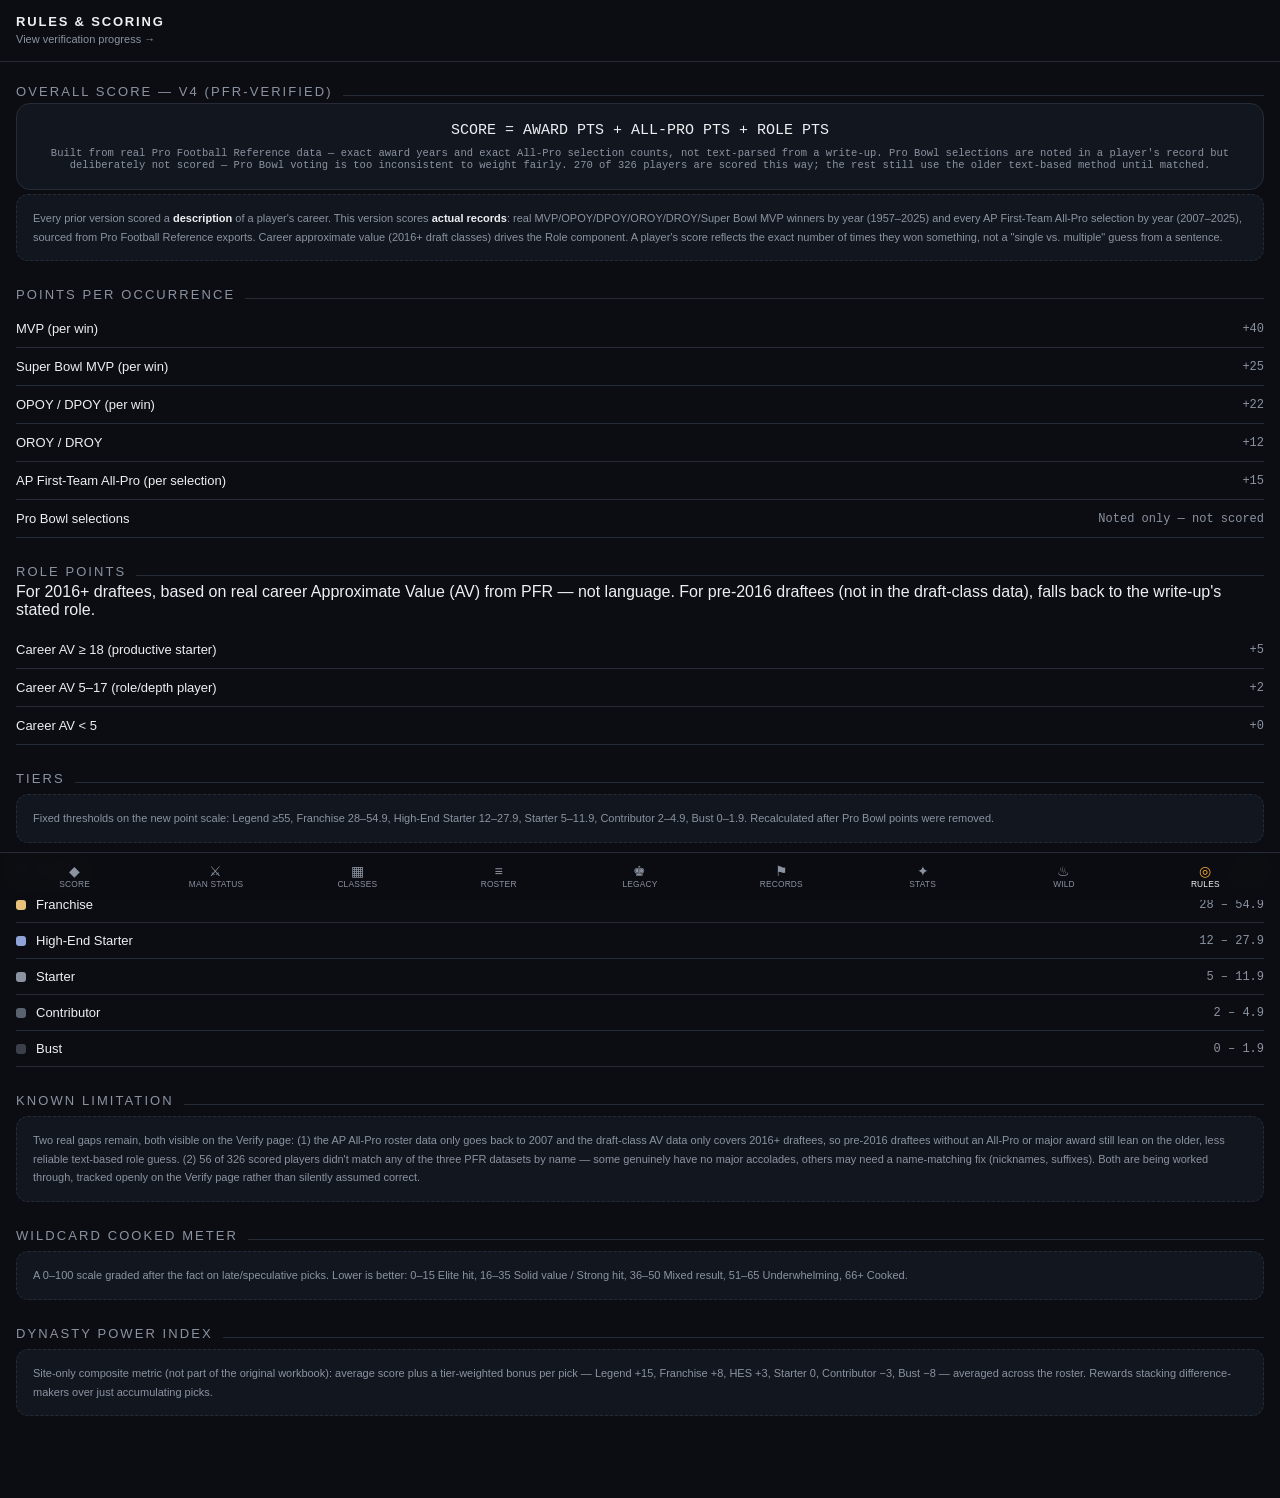
<file: rules.html>
<!DOCTYPE html>
<html lang="en">
<head>
<meta charset="UTF-8">
<meta name="viewport" content="width=device-width, initial-scale=1.0">
<title>Rules — Trail & Bish Dynasty</title>
<link rel="stylesheet" href="assets/theme.css">
<style>
  .topbar{padding:14px 16px; border-bottom:1px solid var(--line);}
  .brand{font-size:13px; letter-spacing:0.14em; color:var(--muted);}
  .brand b{color:var(--text);}
  .formula-box{margin:0 16px; padding:18px 16px; background:var(--surface); border:1px solid var(--line); border-radius:14px; text-align:center;}
  .formula-box .f{font-size:15px;}
  .formula-box .fnote{font-size:10.5px; color:var(--muted); margin-top:8px;}
  .award-list{padding:4px 16px;}
  .award-row{display:flex; justify-content:space-between; align-items:center; padding:11px 0; border-bottom:1px solid var(--line); font-size:13px;}
  .award-row .pts{font-family:"SFMono-Regular",Consolas,monospace; color:var(--muted); font-size:12px;}
  .tier-list{padding:4px 16px;}
  .tier-row{display:flex; align-items:center; gap:10px; padding:10px 0; border-bottom:1px solid var(--line);}
  .tier-swatch{width:10px; height:10px; border-radius:3px; flex:0 0 auto;}
  .tier-row .tname{font-size:13px; flex:1;}
  .tier-row .trange{font-family:"SFMono-Regular",Consolas,monospace; font-size:12px; color:var(--muted);}
  .pi-note{margin:4px 16px; padding:14px 16px; background:var(--surface); border:1px dashed var(--line); border-radius:12px; font-size:11px; color:var(--muted); line-height:1.7;}
</style>
</head>
<body>

  <div class="topbar"><div class="brand"><b>RULES & SCORING</b></div><a href="verification.html" style="font-size:11px; color:var(--muted); text-decoration:none;">View verification progress &rarr;</a></div>

  <div class="section-label"><span class="display">Overall Score — v4 (PFR-verified)</span><span class="rule"></span></div>
  <div class="formula-box mono">
    <div class="f">SCORE = AWARD PTS + ALL-PRO PTS + ROLE PTS</div>
    <div class="fnote">Built from real Pro Football Reference data — exact award years and exact All-Pro selection counts, not text-parsed from a write-up. Pro Bowl selections are noted in a player's record but deliberately not scored — Pro Bowl voting is too inconsistent to weight fairly. 270 of 326 players are scored this way; the rest still use the older text-based method until matched.</div>
  </div>
  <div class="pi-note">
    Every prior version scored a <b style="color:var(--text)">description</b> of a player's career. This
    version scores <b style="color:var(--text)">actual records</b>: real MVP/OPOY/DPOY/OROY/DROY/Super
    Bowl MVP winners by year (1957–2025) and every AP First-Team All-Pro selection by year
    (2007–2025), sourced from Pro Football Reference exports. Career approximate value (2016+ draft
    classes) drives the Role component. A player's score reflects the exact number of times they won
    something, not a "single vs. multiple" guess from a sentence.
  </div>

  <div class="section-label"><span class="display">Points Per Occurrence</span><span class="rule"></span></div>
  <div class="award-list">
    <div class="award-row"><span>MVP (per win)</span><span class="pts">+40</span></div>
    <div class="award-row"><span>Super Bowl MVP (per win)</span><span class="pts">+25</span></div>
    <div class="award-row"><span>OPOY / DPOY (per win)</span><span class="pts">+22</span></div>
    <div class="award-row"><span>OROY / DROY</span><span class="pts">+12</span></div>
    <div class="award-row"><span>AP First-Team All-Pro (per selection)</span><span class="pts">+15</span></div>
    <div class="award-row"><span>Pro Bowl selections</span><span class="pts">Noted only — not scored</span></div>
  </div>

  <div class="section-label"><span class="display">Role Points</span><span class="rule"></span></div>
  <div class="section-sub" style="padding:0 16px 8px;">For 2016+ draftees, based on real career Approximate Value (AV) from PFR — not language. For pre-2016 draftees (not in the draft-class data), falls back to the write-up's stated role.</div>
  <div class="award-list">
    <div class="award-row"><span>Career AV ≥ 18 (productive starter)</span><span class="pts">+5</span></div>
    <div class="award-row"><span>Career AV 5–17 (role/depth player)</span><span class="pts">+2</span></div>
    <div class="award-row"><span>Career AV &lt; 5</span><span class="pts">+0</span></div>
  </div>

  <div class="section-label"><span class="display">Tiers</span><span class="rule"></span></div>
  <div class="pi-note">
    Fixed thresholds on the new point scale: Legend ≥55, Franchise 28–54.9, High-End Starter 12–27.9,
    Starter 5–11.9, Contributor 2–4.9, Bust 0–1.9. Recalculated after Pro Bowl points were removed.
  </div>
  <div class="tier-list">
    <div class="tier-row"><span class="tier-swatch" style="background:linear-gradient(90deg,var(--legend-a),var(--legend-b),var(--legend-c))"></span><span class="tname">Legend</span><span class="trange">≥ 55</span></div>
    <div class="tier-row"><span class="tier-swatch" style="background:#e8c27a"></span><span class="tname">Franchise</span><span class="trange">28 – 54.9</span></div>
    <div class="tier-row"><span class="tier-swatch" style="background:#8fa3d6"></span><span class="tname">High-End Starter</span><span class="trange">12 – 27.9</span></div>
    <div class="tier-row"><span class="tier-swatch" style="background:var(--muted)"></span><span class="tname">Starter</span><span class="trange">5 – 11.9</span></div>
    <div class="tier-row"><span class="tier-swatch" style="background:#5a6270"></span><span class="tname">Contributor</span><span class="trange">2 – 4.9</span></div>
    <div class="tier-row"><span class="tier-swatch" style="background:#3a3f4a"></span><span class="tname">Bust</span><span class="trange">0 – 1.9</span></div>
  </div>

  <div class="section-label"><span class="display">Known Limitation</span><span class="rule"></span></div>
  <div class="pi-note">
    Two real gaps remain, both visible on the Verify page: (1) the AP All-Pro roster data only goes
    back to 2007 and the draft-class AV data only covers 2016+ draftees, so pre-2016 draftees without
    an All-Pro or major award still lean on the older, less reliable text-based role guess. (2) 56 of
    326 scored players didn't match any of the three PFR datasets by name — some genuinely have no
    major accolades, others may need a name-matching fix (nicknames, suffixes). Both are being worked
    through, tracked openly on the Verify page rather than silently assumed correct.
  </div>


  <div class="section-label"><span class="display">Wildcard Cooked Meter</span><span class="rule"></span></div>
  <div class="pi-note">
    A 0–100 scale graded after the fact on late/speculative picks. Lower is better: 0–15 Elite hit,
    16–35 Solid value / Strong hit, 36–50 Mixed result, 51–65 Underwhelming, 66+ Cooked.
  </div>

  <div class="section-label"><span class="display">Dynasty Power Index</span><span class="rule"></span></div>
  <div class="pi-note">
    Site-only composite metric (not part of the original workbook): average score plus a
    tier-weighted bonus per pick — Legend +15, Franchise +8, HES +3, Starter 0, Contributor −3,
    Bust −8 — averaged across the roster. Rewards stacking difference-makers over just accumulating picks.
  </div>

<script src="assets/nav.js" defer></script>
</body>
</html>
</file>
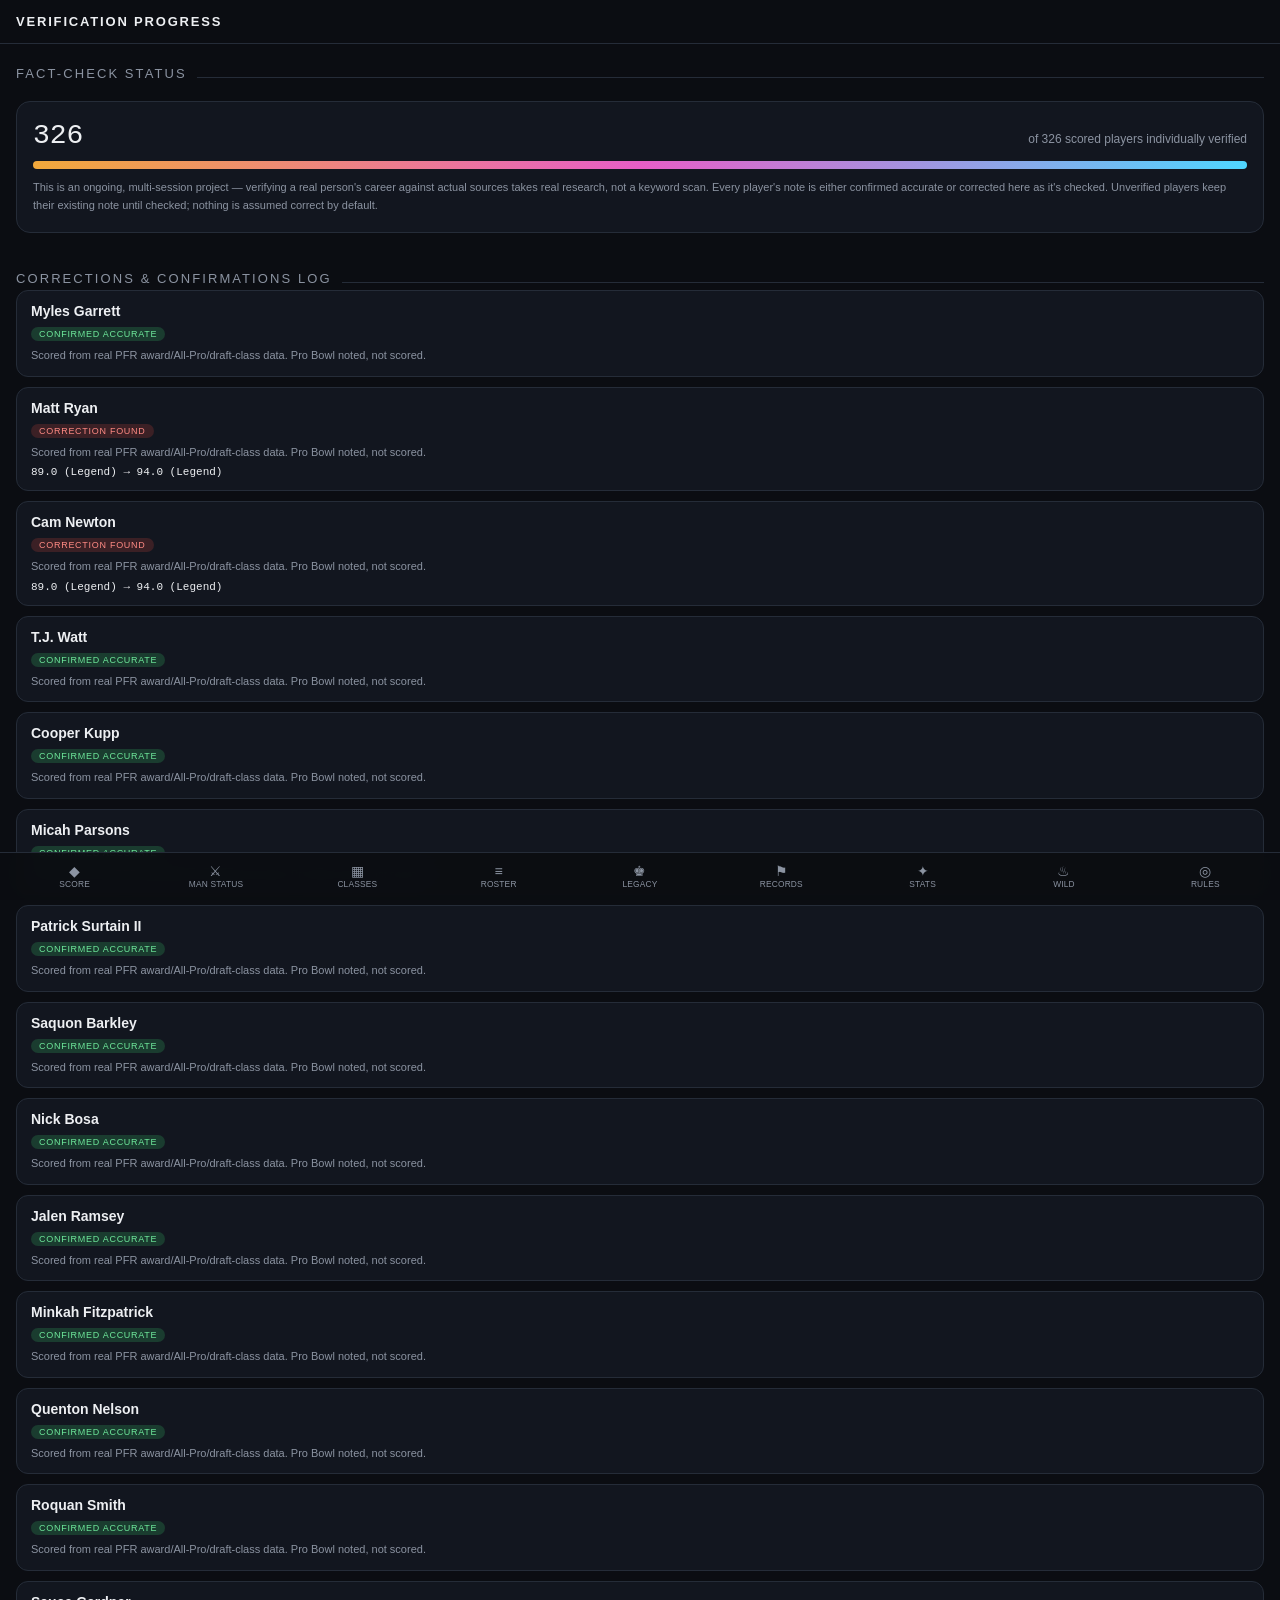
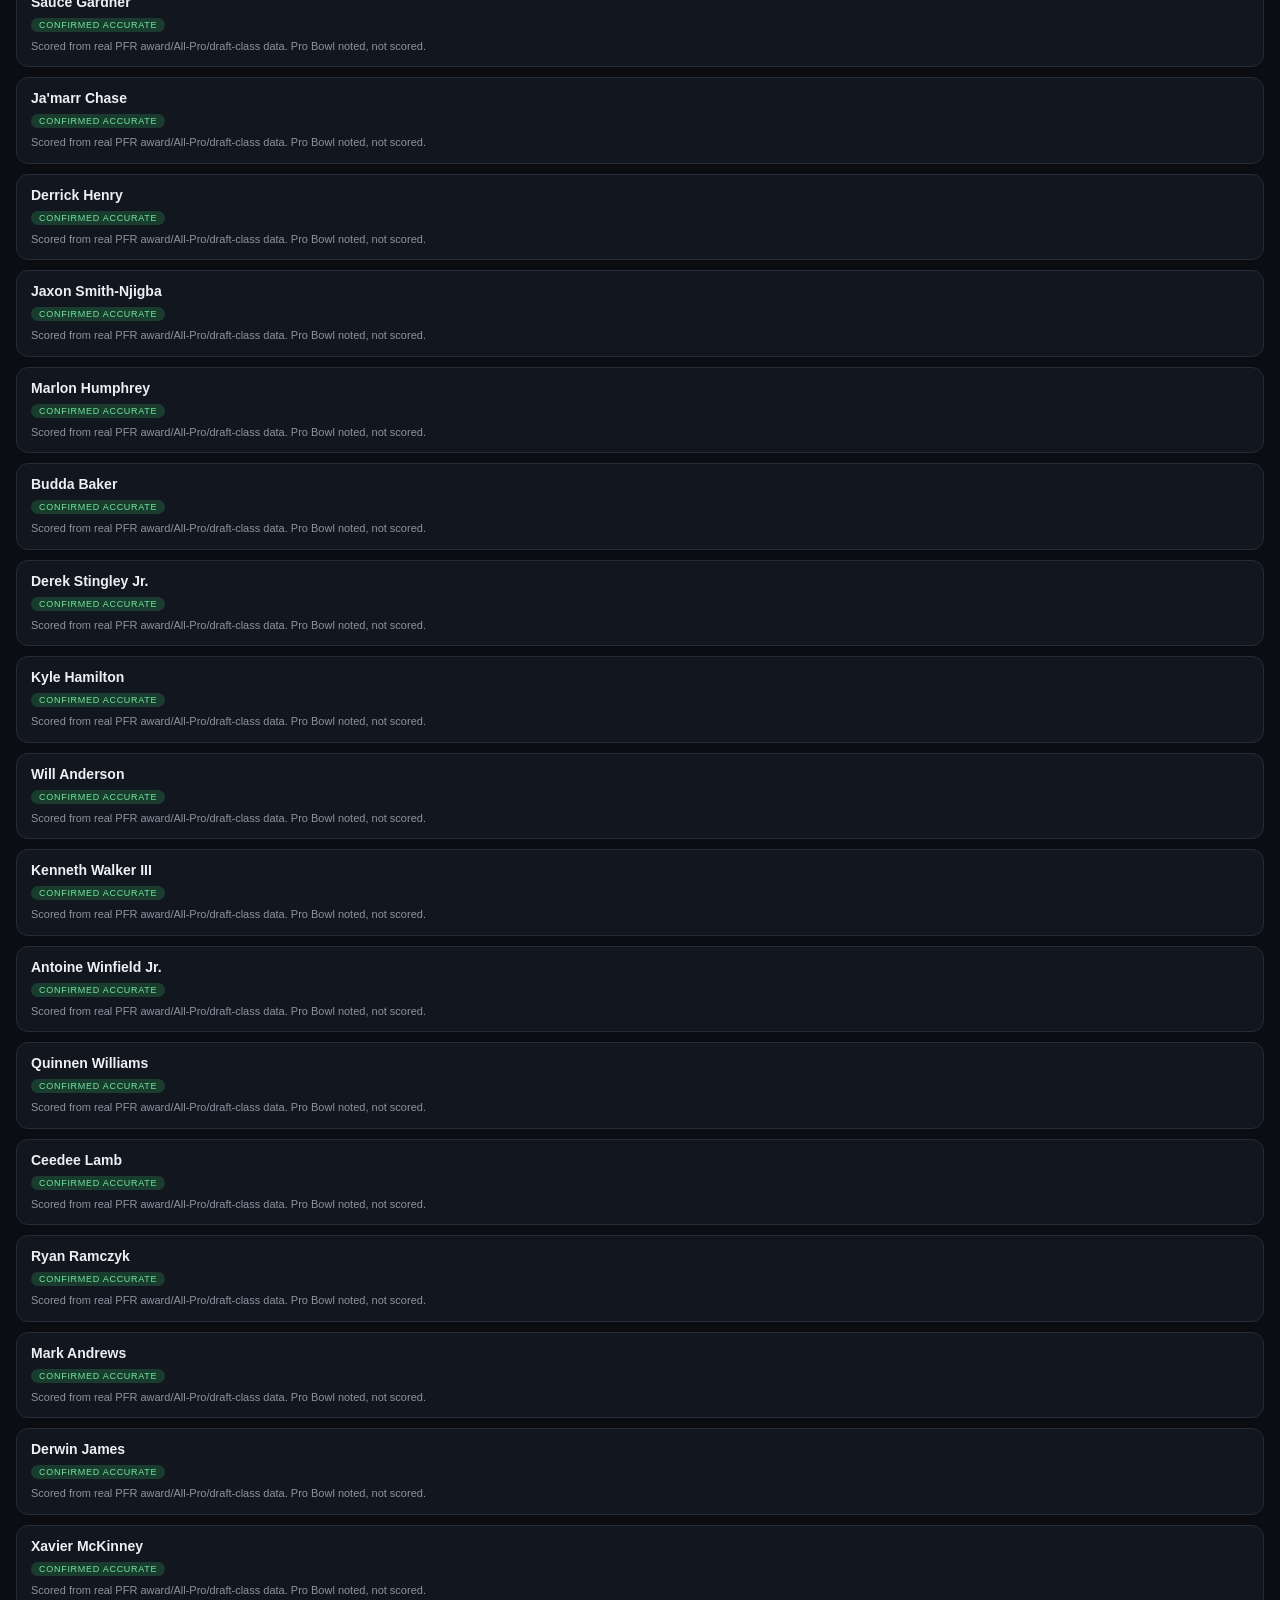
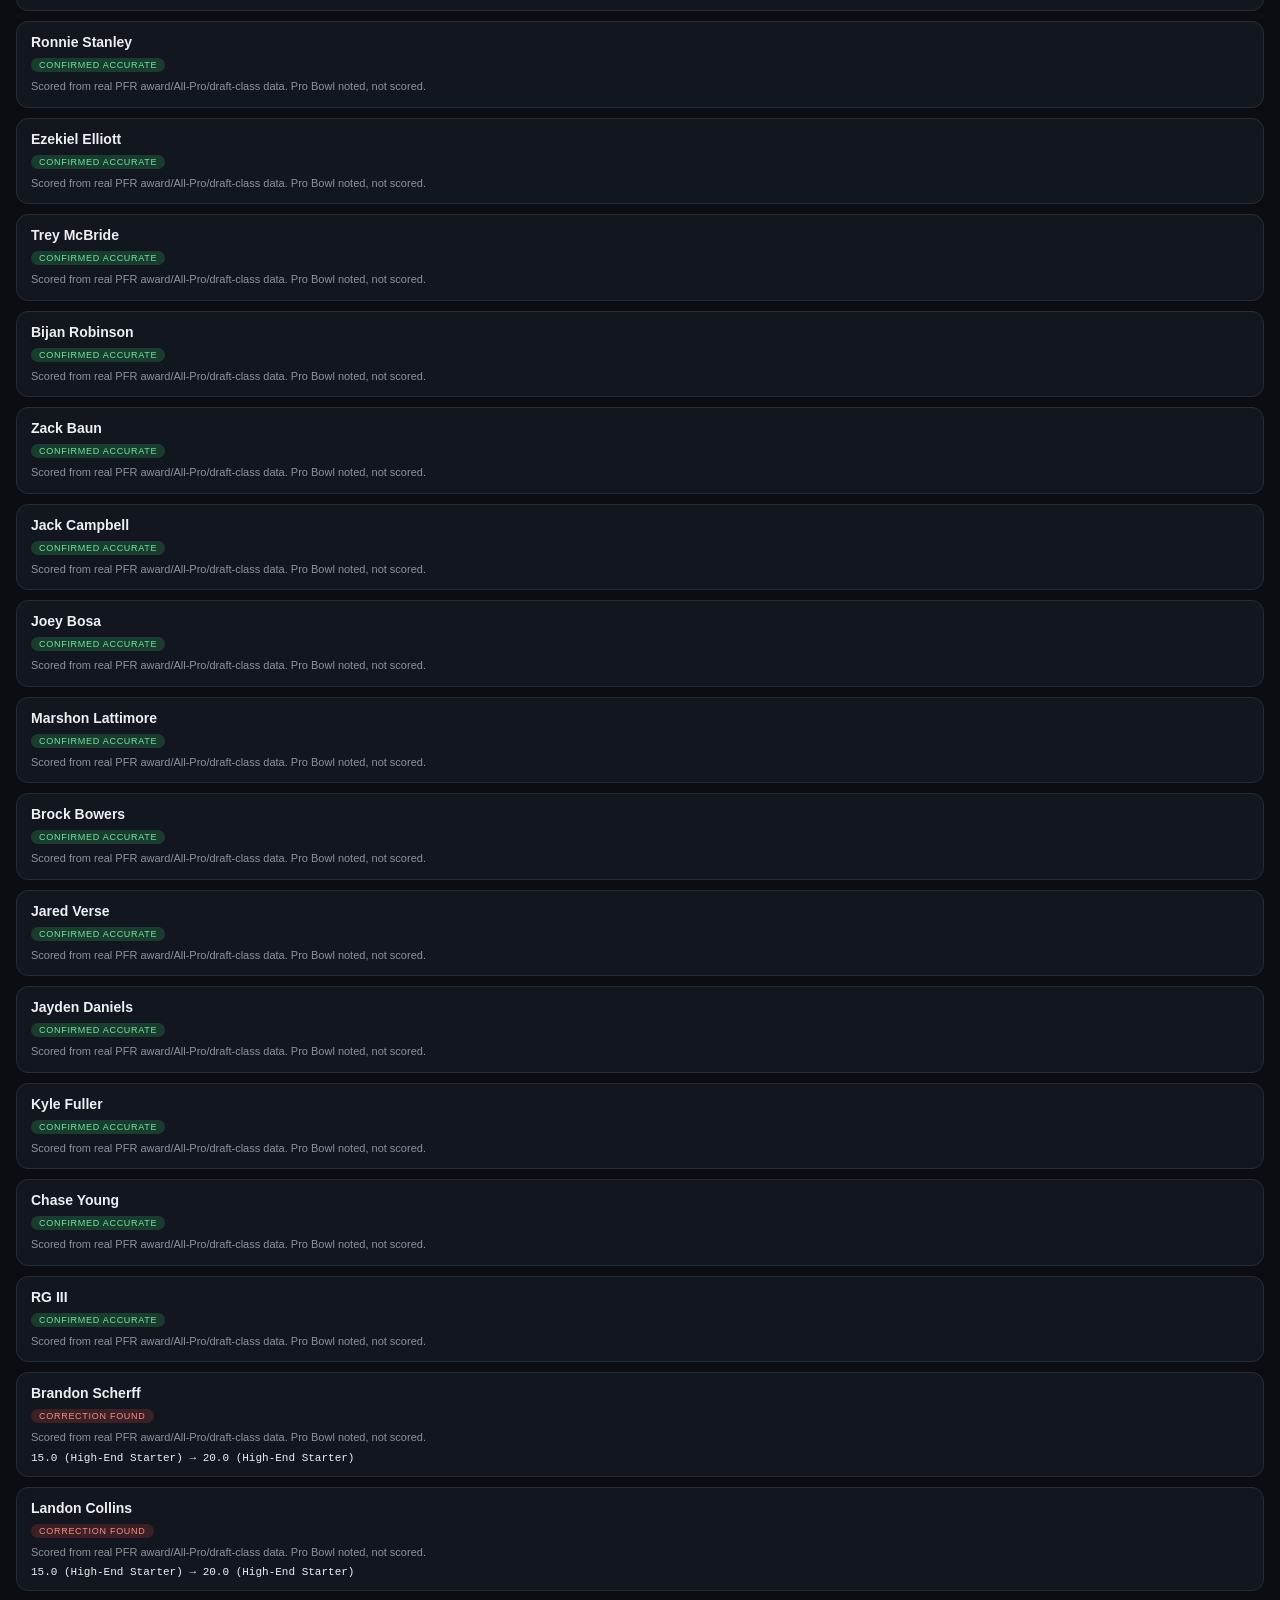
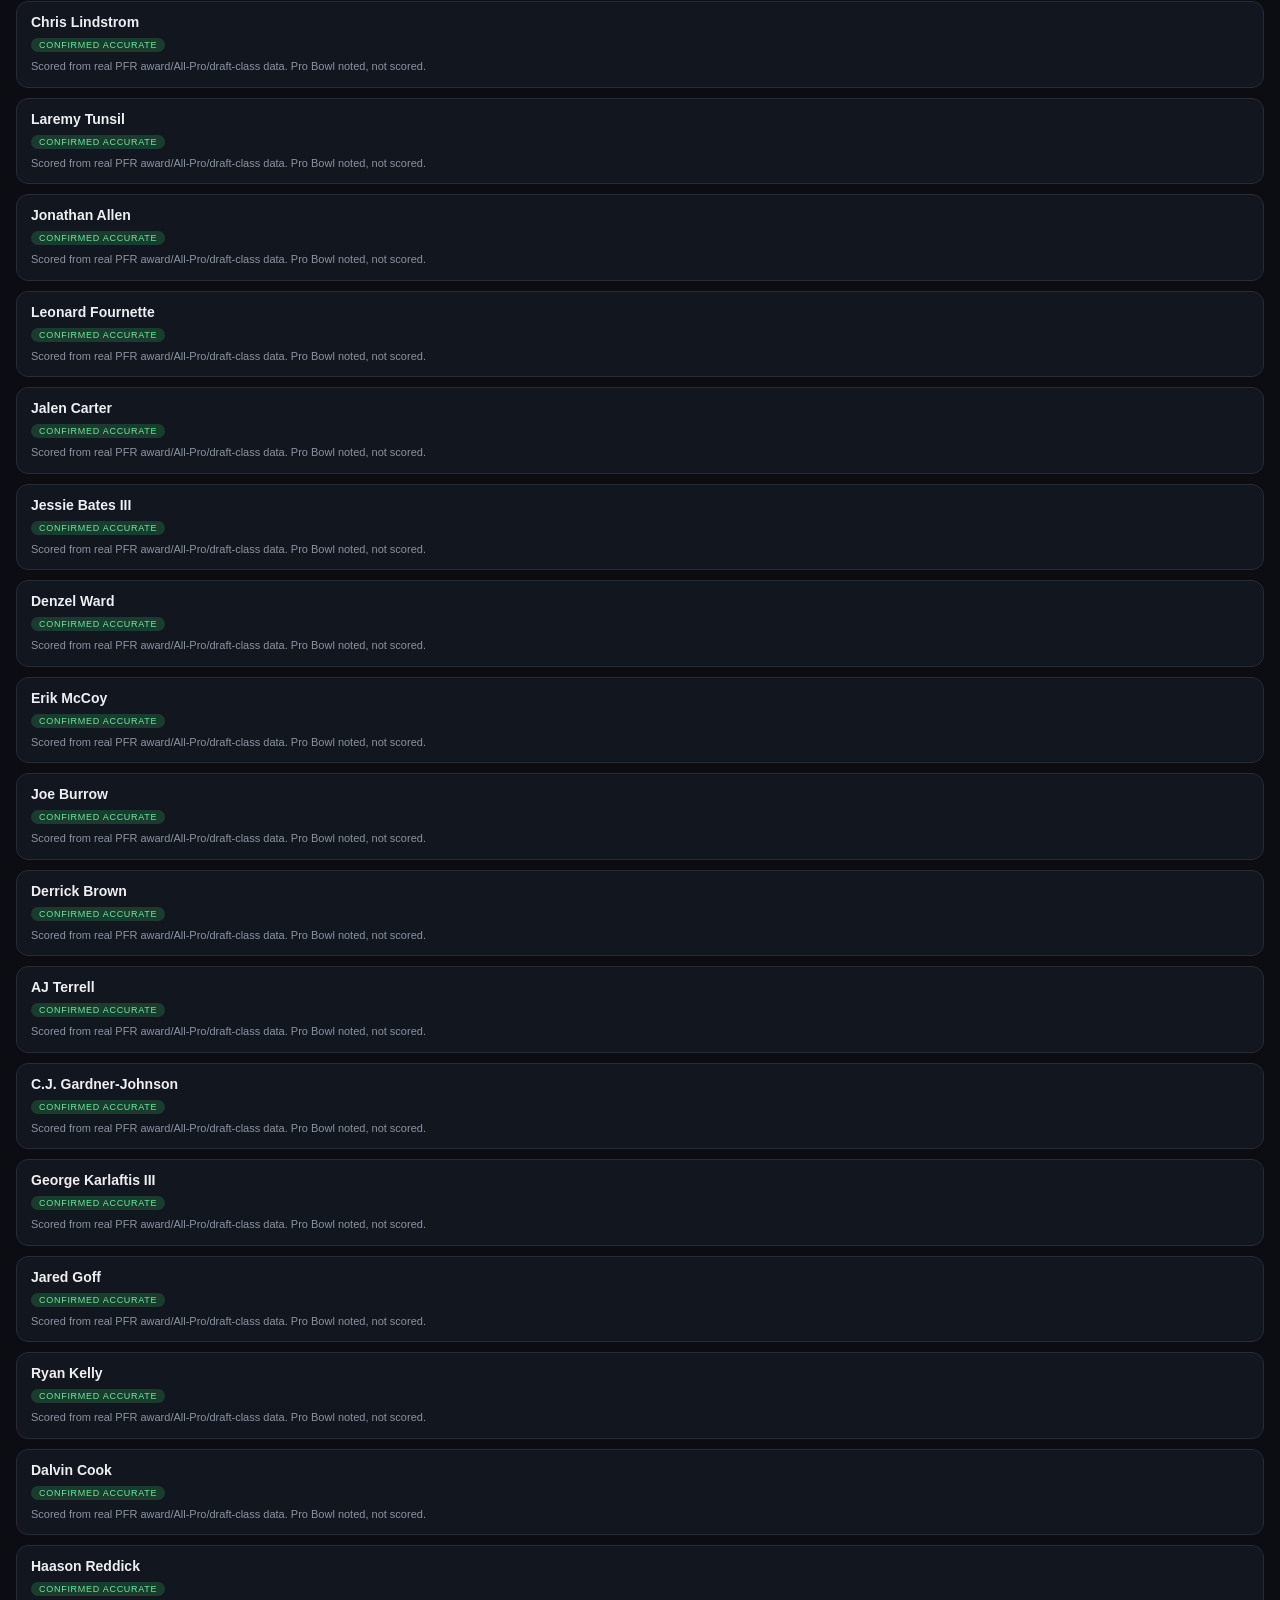
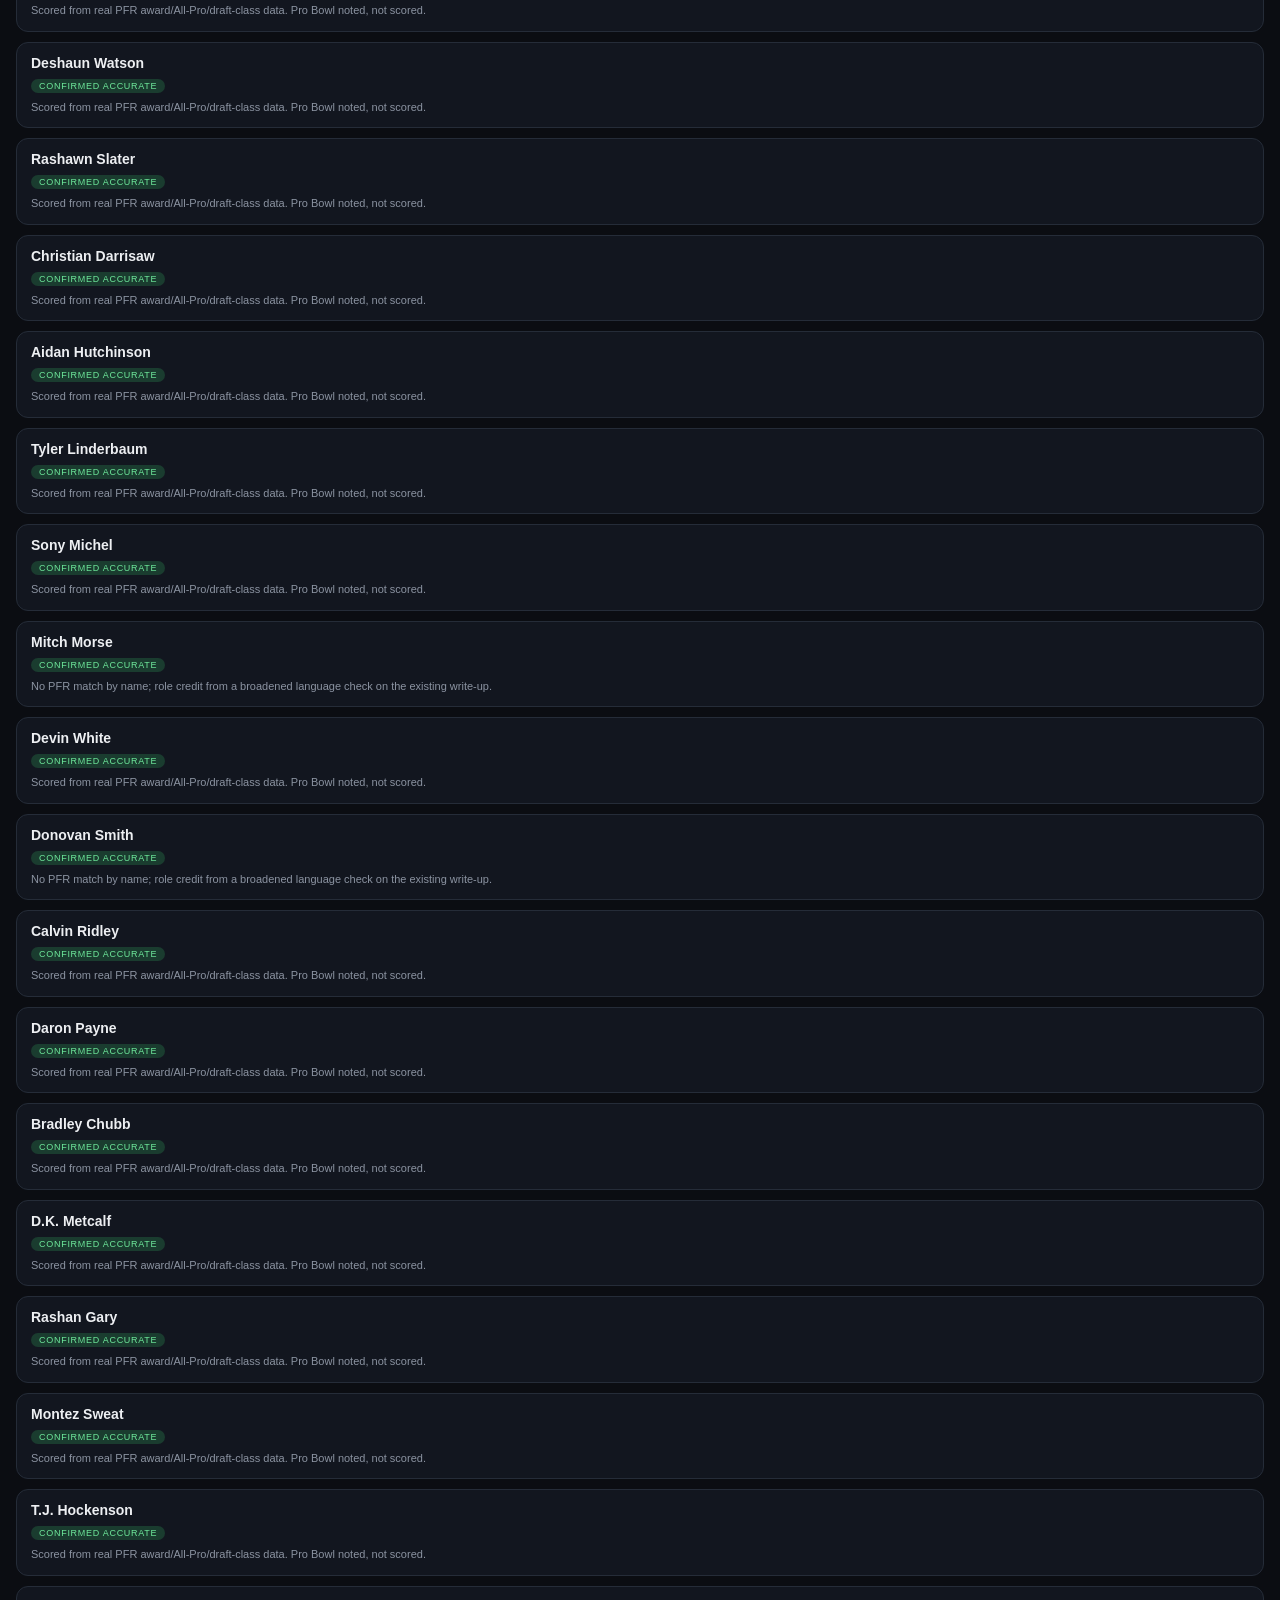
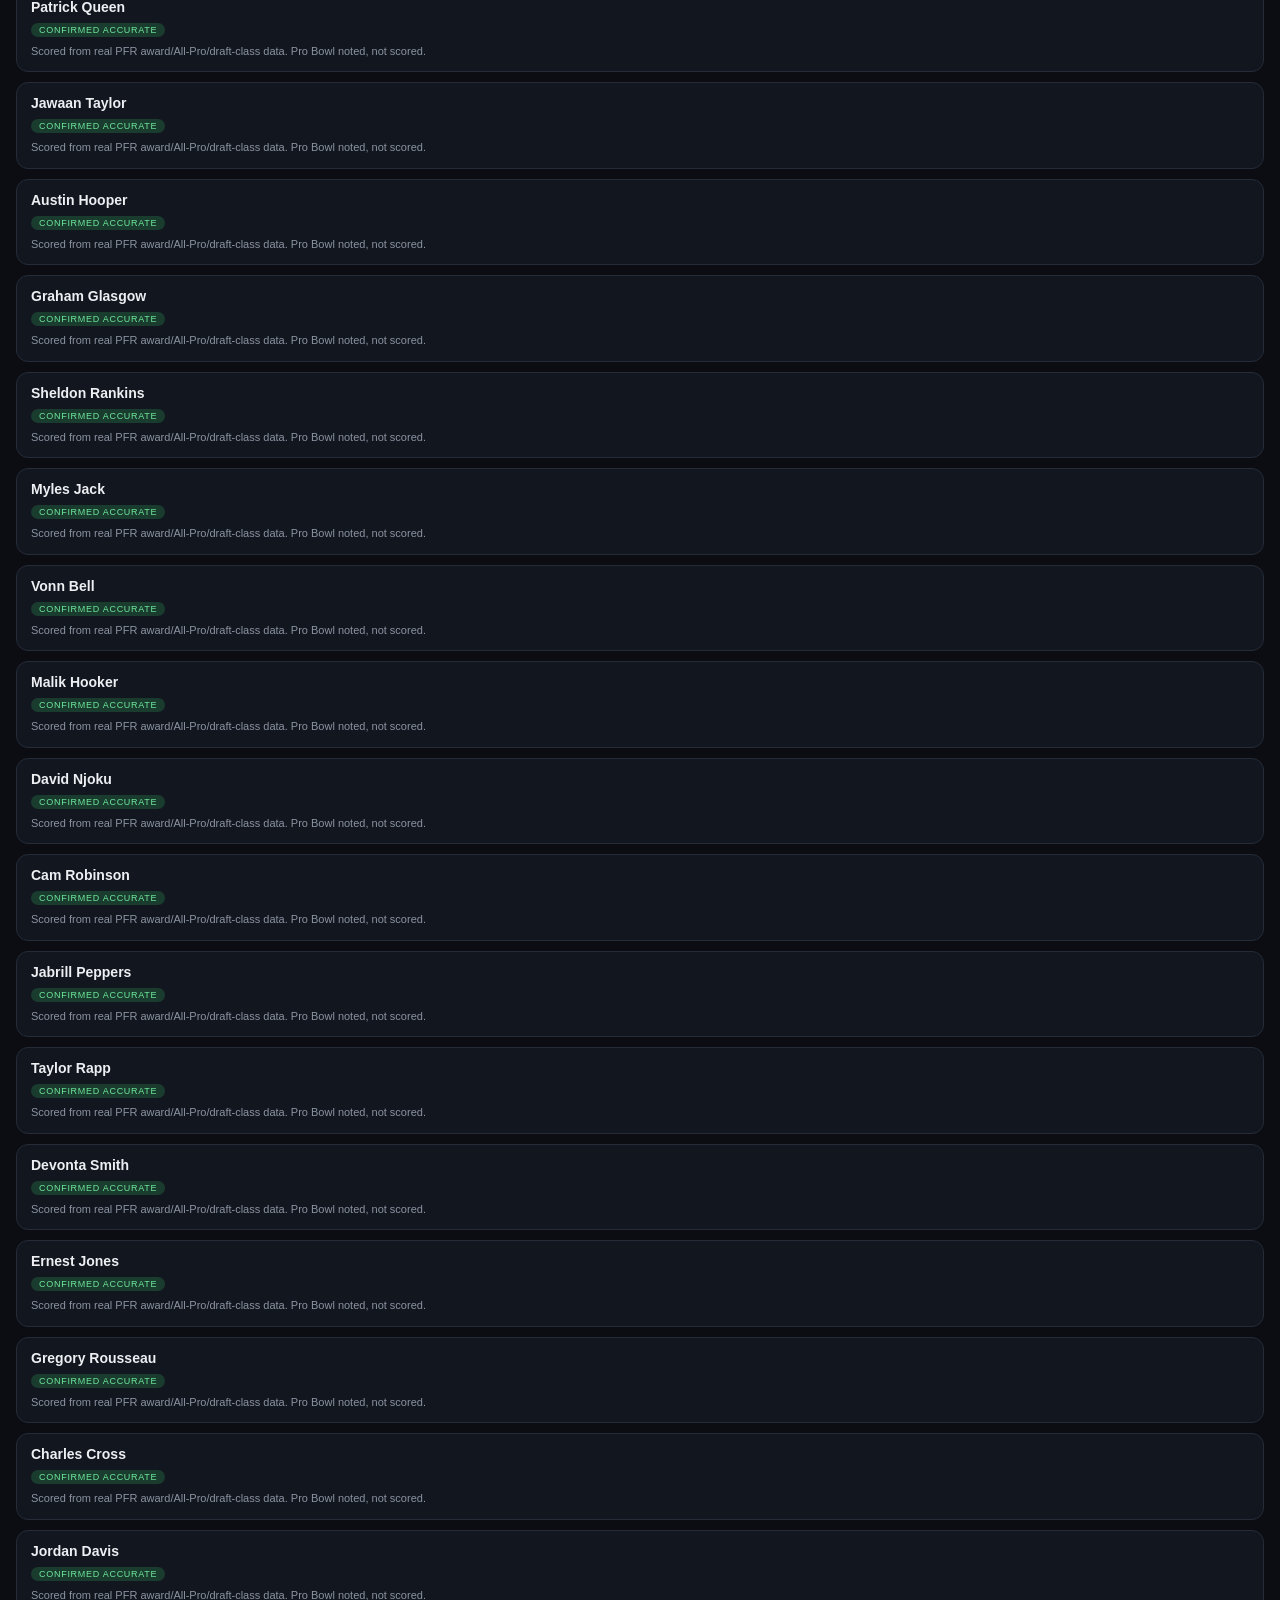
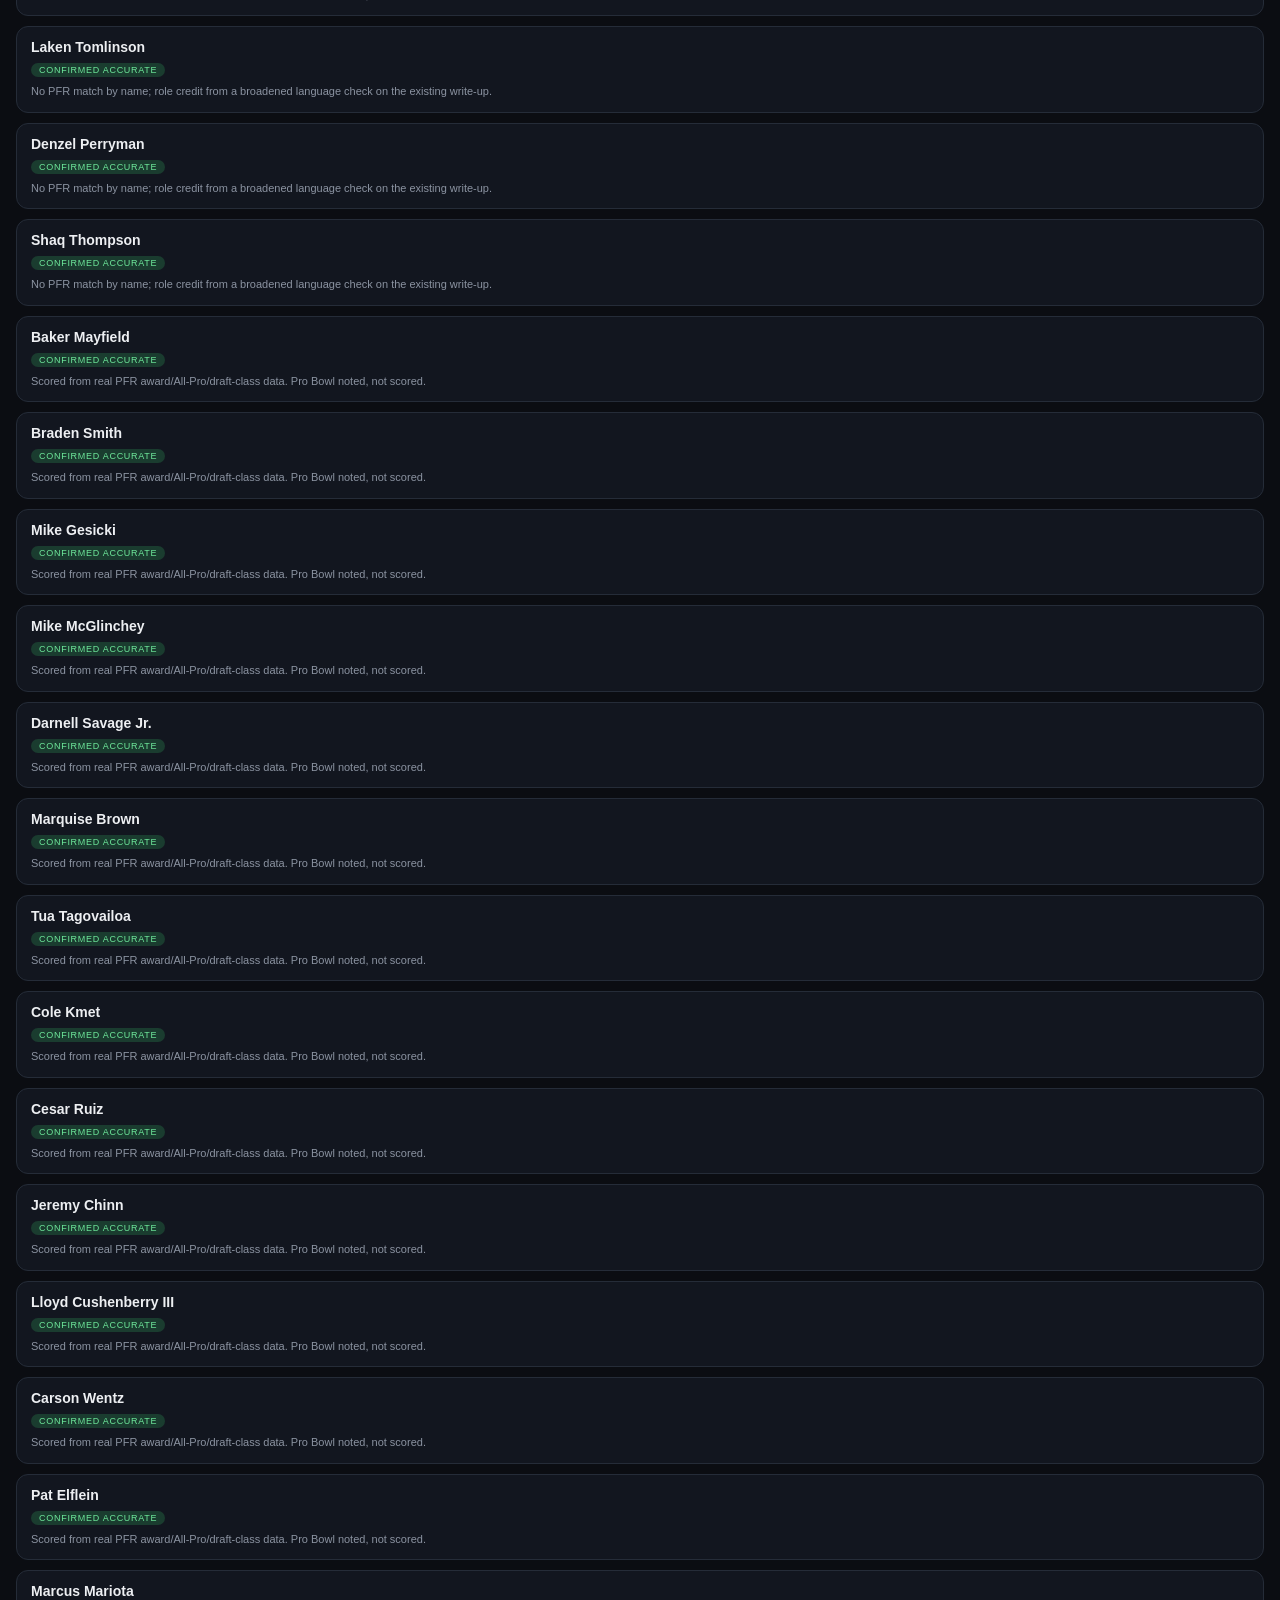
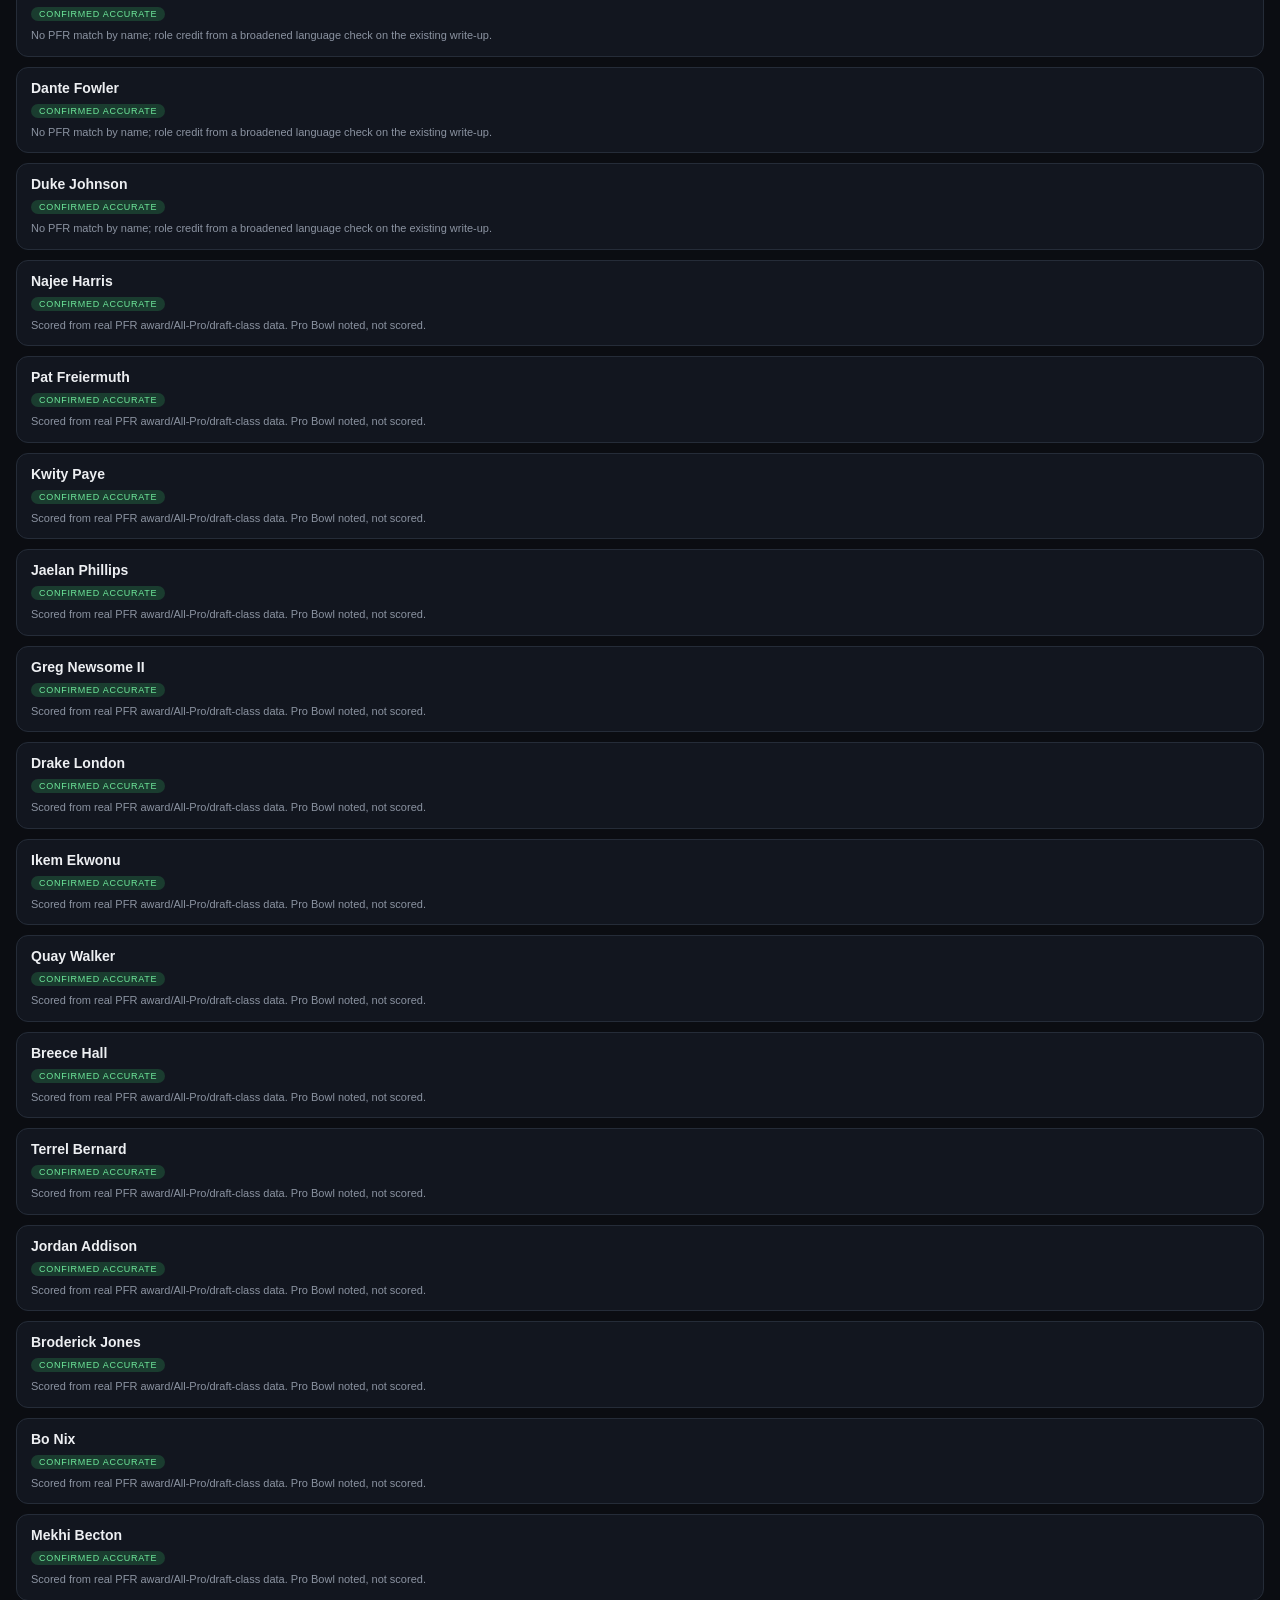
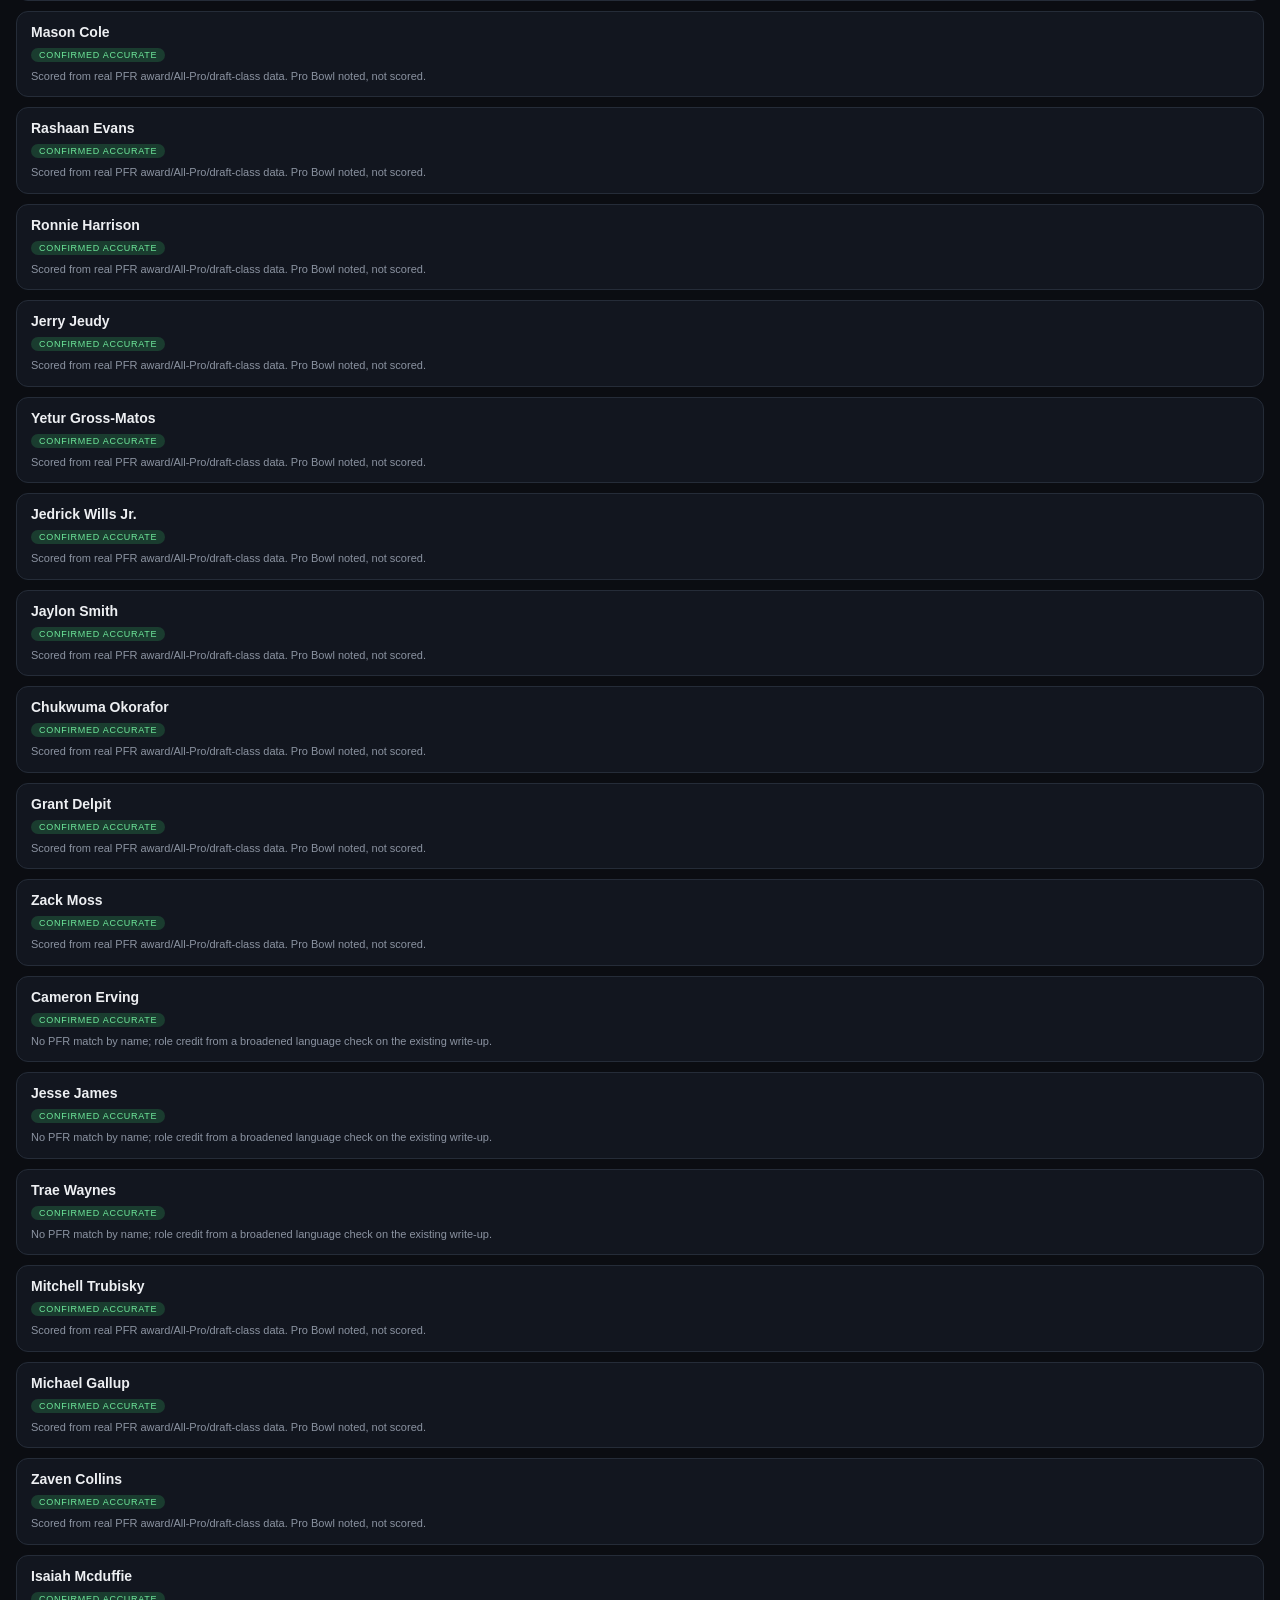
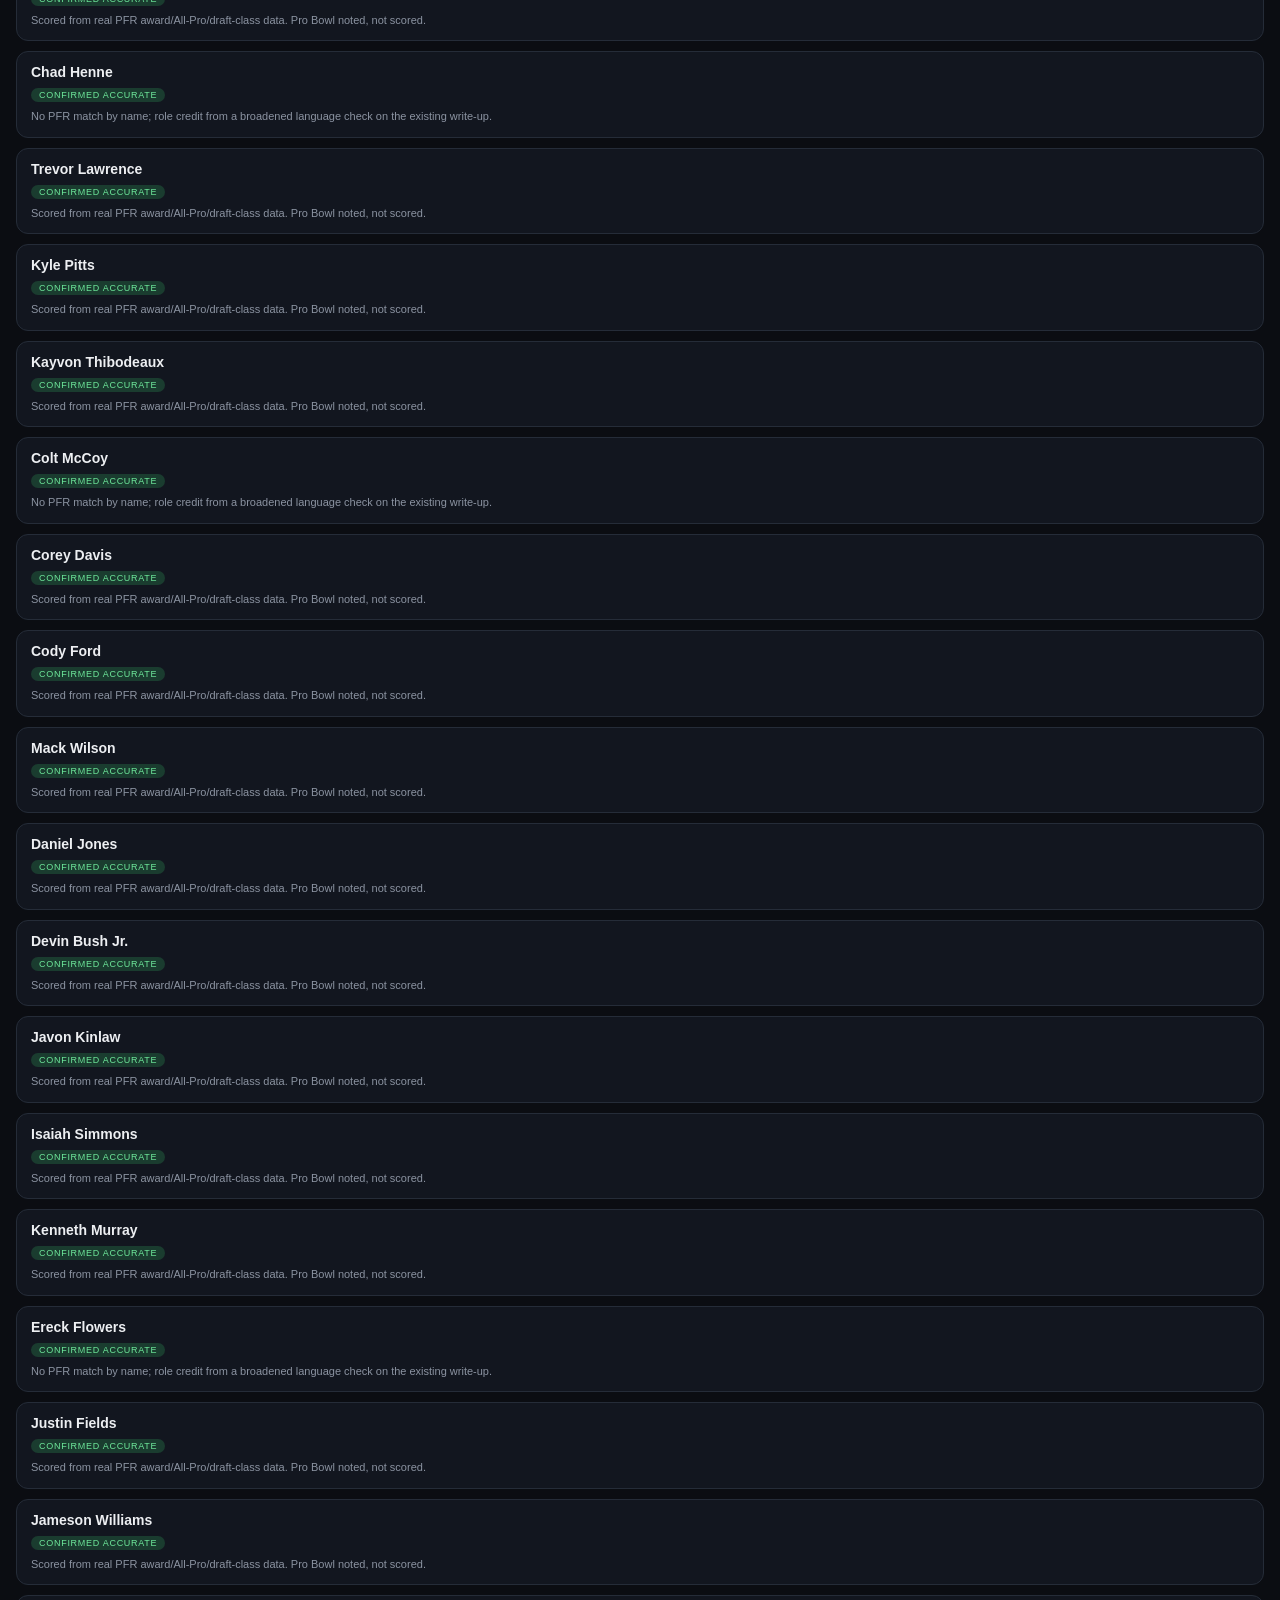
<file: verification.html>
<!DOCTYPE html>
<html lang="en">
<head>
<meta charset="UTF-8">
<meta name="viewport" content="width=device-width, initial-scale=1.0">
<title>Verification — Trail & Bish Dynasty</title>
<link rel="stylesheet" href="assets/theme.css">
<style>
  .topbar{padding:14px 16px; border-bottom:1px solid var(--line);}
  .brand{font-size:13px; letter-spacing:0.14em; color:var(--muted);}
  .brand b{color:var(--text);}
  .progress-wrap{padding:16px;}
  .progress-card{background:var(--surface); border:1px solid var(--line); border-radius:14px; padding:18px 16px;}
  .progress-top{display:flex; justify-content:space-between; align-items:baseline; margin-bottom:10px;}
  .progress-top .n{font-family:"SFMono-Regular",Consolas,monospace; font-size:28px;}
  .progress-top .of{font-size:12px; color:var(--muted);}
  .bar{height:8px; border-radius:5px; background:var(--surface2); overflow:hidden;}
  .bar .fill{height:100%; background:linear-gradient(90deg,var(--legend-a),var(--legend-b),var(--legend-c));}
  .progress-note{margin-top:10px; font-size:11px; color:var(--muted); line-height:1.6;}
  .log-item{margin:0 16px 10px; background:var(--surface); border:1px solid var(--line); border-radius:12px; padding:12px 14px;}
  .log-item .lname{font-size:14px; font-weight:600; margin-bottom:4px;}
  .log-item .lstatus{font-size:9px; letter-spacing:0.08em; text-transform:uppercase; padding:2px 8px; border-radius:8px; display:inline-block; margin-bottom:6px;}
  .lstatus.corrected{background:#e0453e33; color:#ff8a84;}
  .lstatus.confirmed_accurate{background:#3ecf6e33; color:#6ee89b;}
  .log-item .ldetail{font-size:11px; color:var(--muted); line-height:1.5;}
  .log-item .lscores{font-size:11px; margin-top:6px; font-family:"SFMono-Regular",Consolas,monospace;}
</style>
</head>
<body>

  <div class="topbar"><div class="brand"><b>VERIFICATION PROGRESS</b></div></div>

  <div class="section-label"><span class="display">Fact-Check Status</span><span class="rule"></span></div>
  <div class="progress-wrap">
    <div class="progress-card">
      <div class="progress-top">
        <span class="n" id="pn">—</span>
        <span class="of" id="pof">of 326 scored players individually verified</span>
      </div>
      <div class="bar"><div class="fill" id="pbar" style="width:0%"></div></div>
      <div class="progress-note">
        This is an ongoing, multi-session project — verifying a real person's career against actual
        sources takes real research, not a keyword scan. Every player's note is either confirmed
        accurate or corrected here as it's checked. Unverified players keep their existing note
        until checked; nothing is assumed correct by default.
      </div>
    </div>
  </div>

  <div class="section-label"><span class="display">Corrections & Confirmations Log</span><span class="rule"></span></div>
  <div id="log"></div>

<script>
fetch('data/verification.json').then(r=>r.json()).then(v=>{
  document.getElementById('pn').textContent = v.verified_count;
  document.getElementById('pof').textContent = `of ${v.total_scored} scored players individually verified`;
  document.getElementById('pbar').style.width = (100*v.verified_count/v.total_scored) + '%';

  const logEl = document.getElementById('log');
  v.log.forEach(item=>{
    const el = document.createElement('div');
    el.className = 'log-item';
    const label = item.status === 'corrected' ? 'Correction Found' : 'Confirmed Accurate';
    el.innerHTML = `
      <div class="lname">${item.name}</div>
      <div class="lstatus ${item.status}">${label}</div>
      <div class="ldetail">${item.reason}</div>
      ${item.status==='corrected' ? `<div class="lscores">${item.old_score} (${item.old_tier}) \u2192 ${item.new_score} (${item.new_tier})</div>` : ''}
    `;
    logEl.appendChild(el);
  });
});
</script>
<script src="assets/nav.js" defer></script>
</body>
</html>
</file>
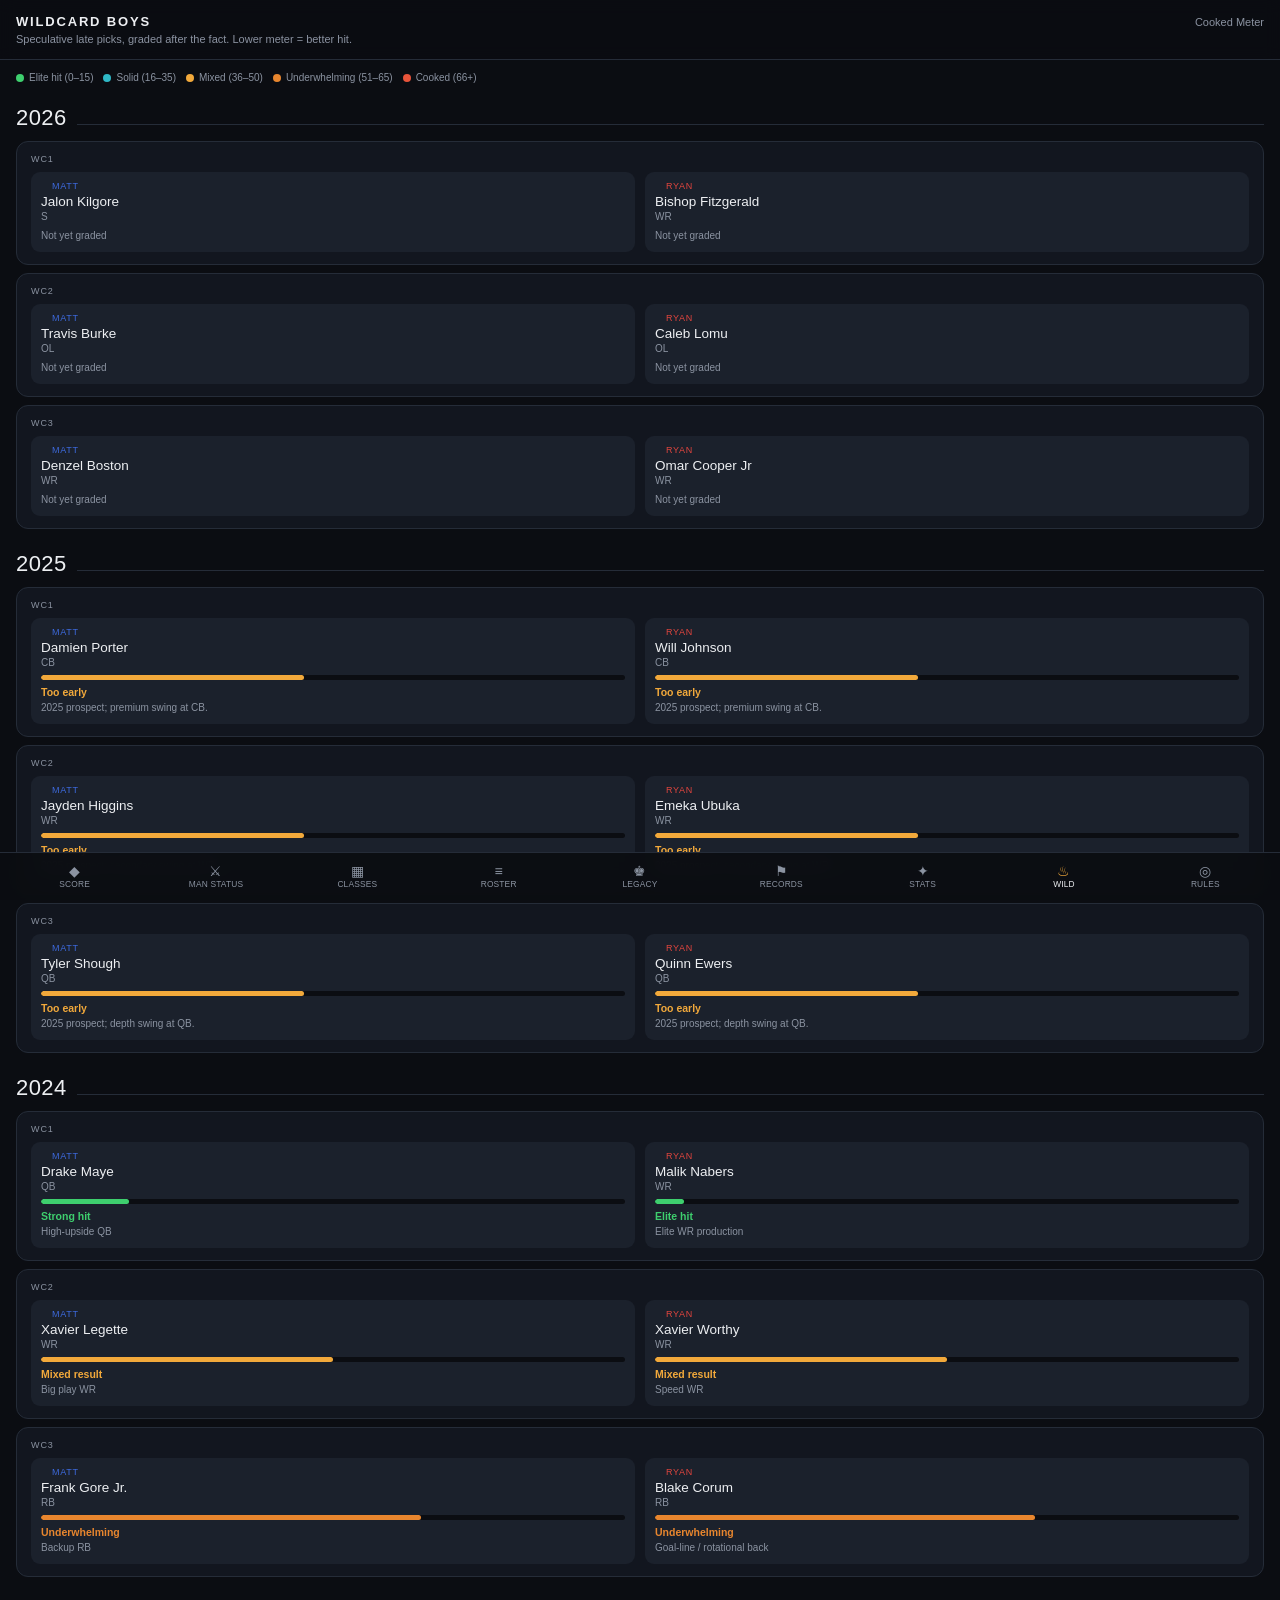
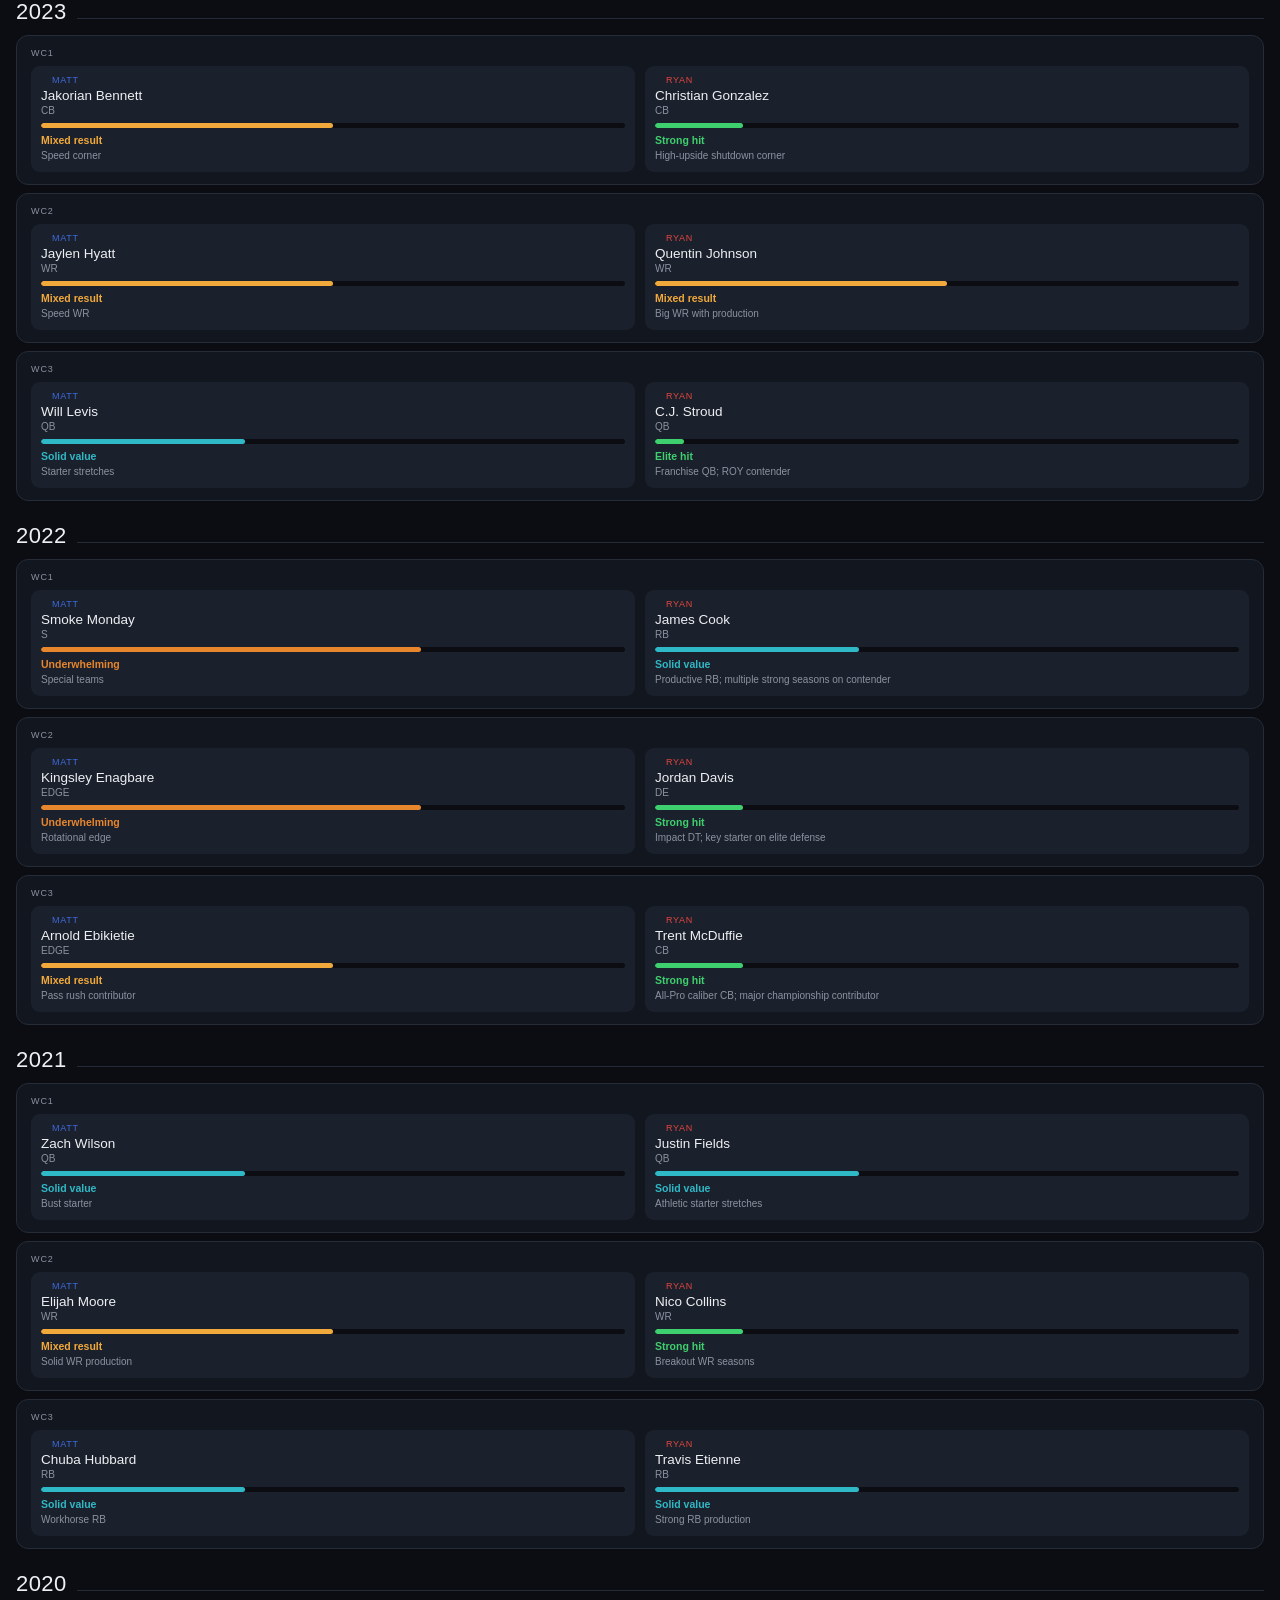
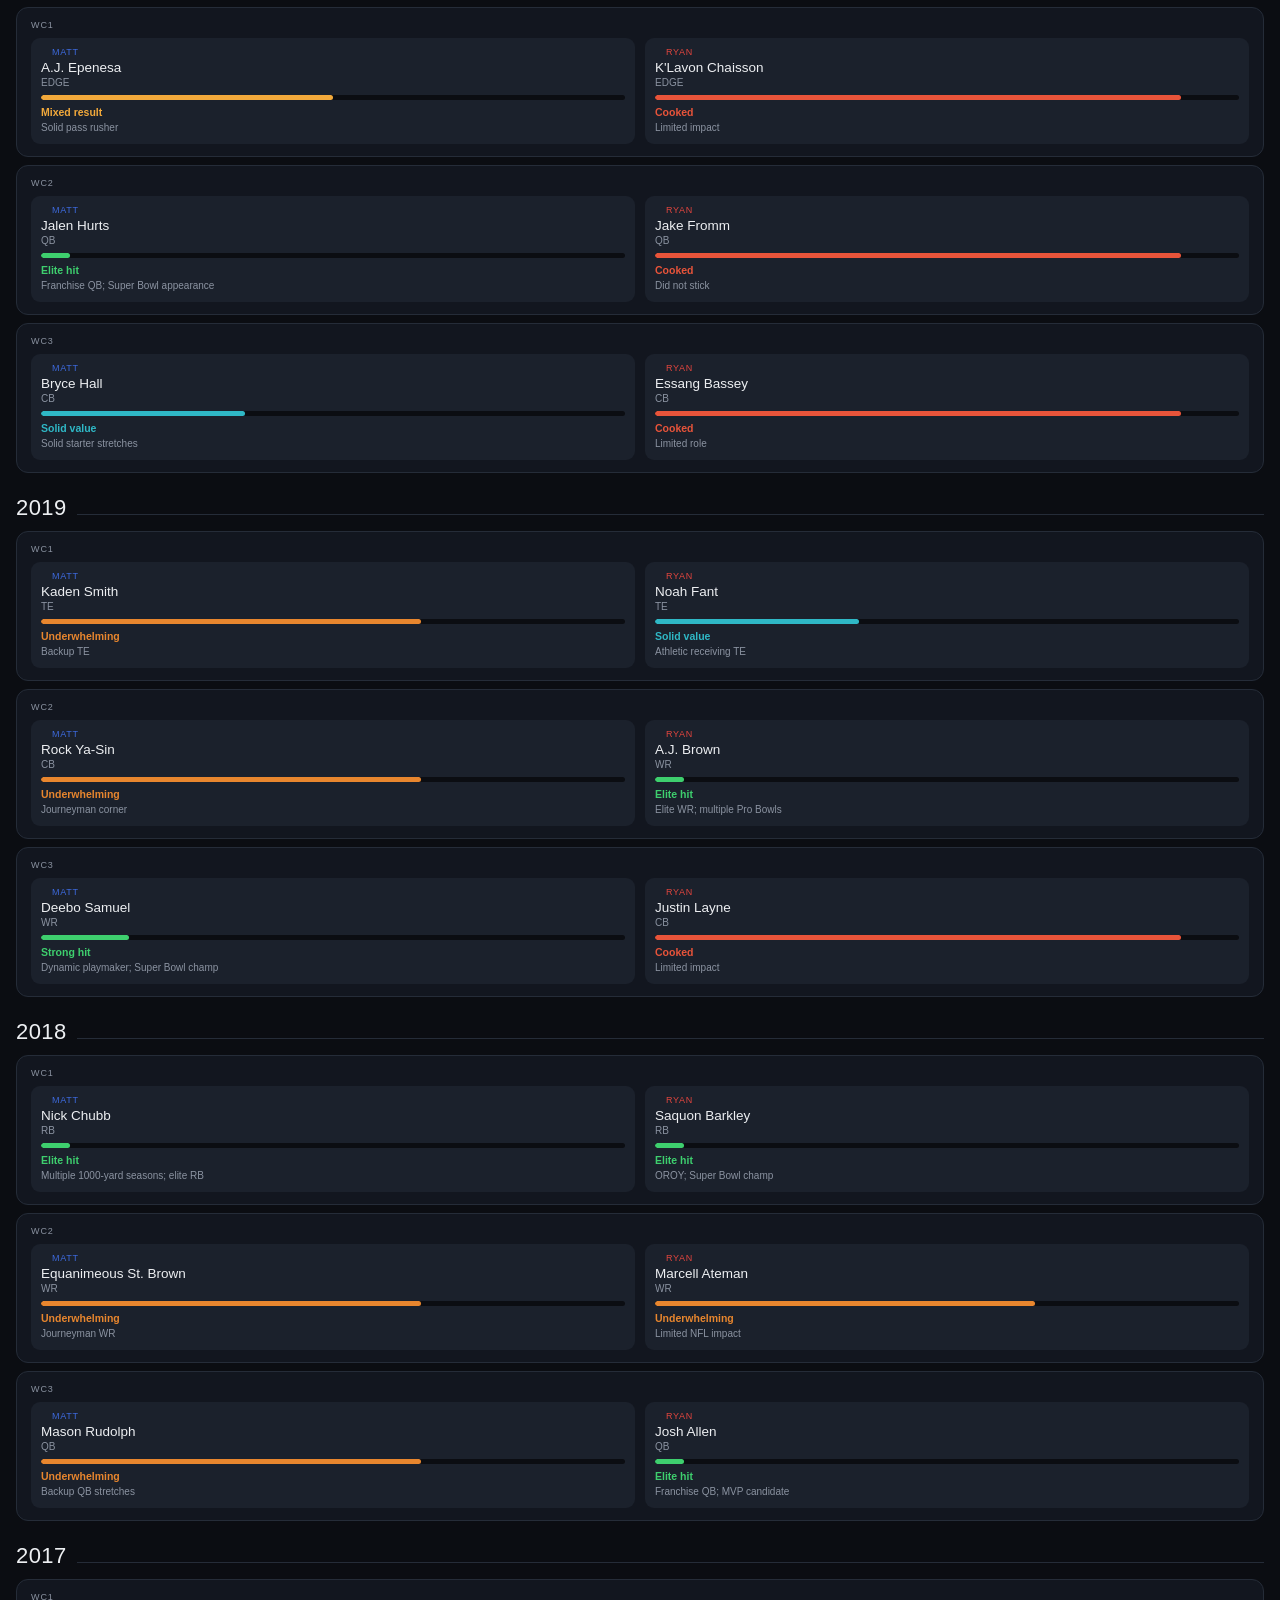
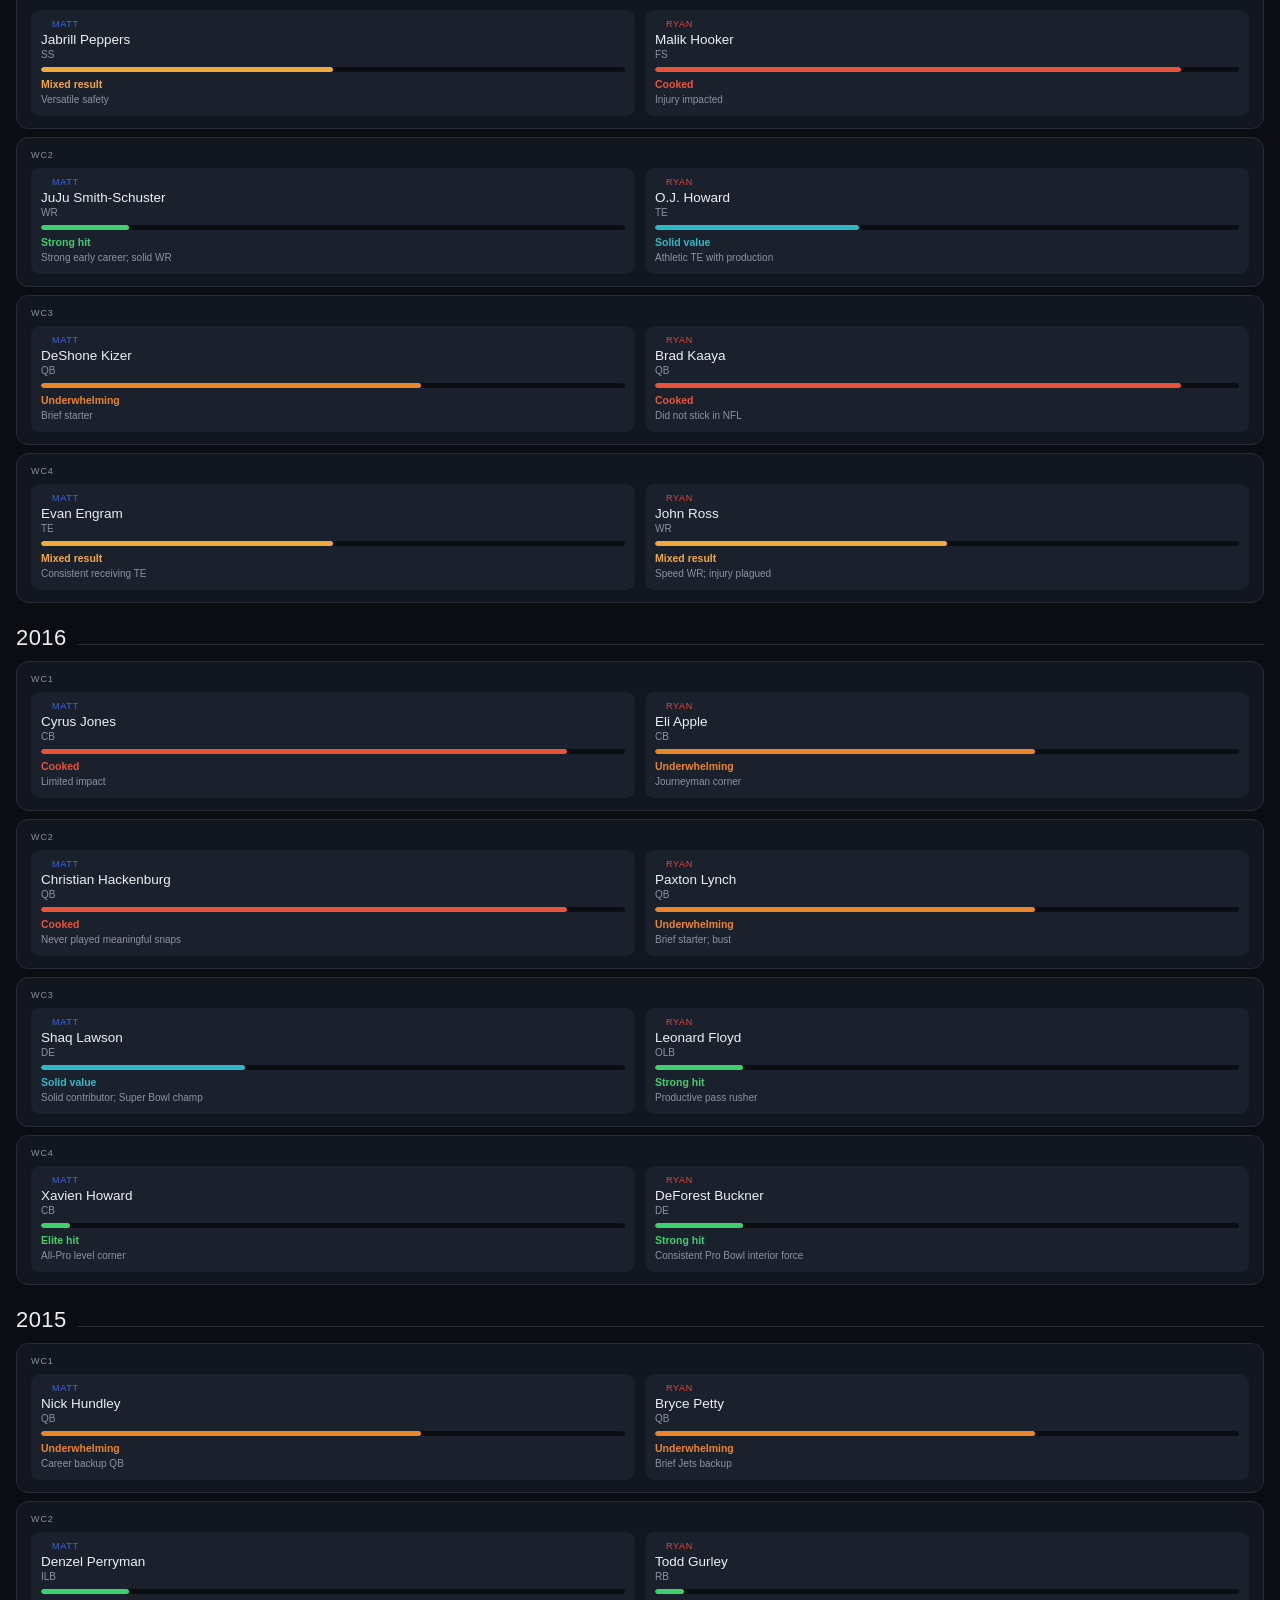
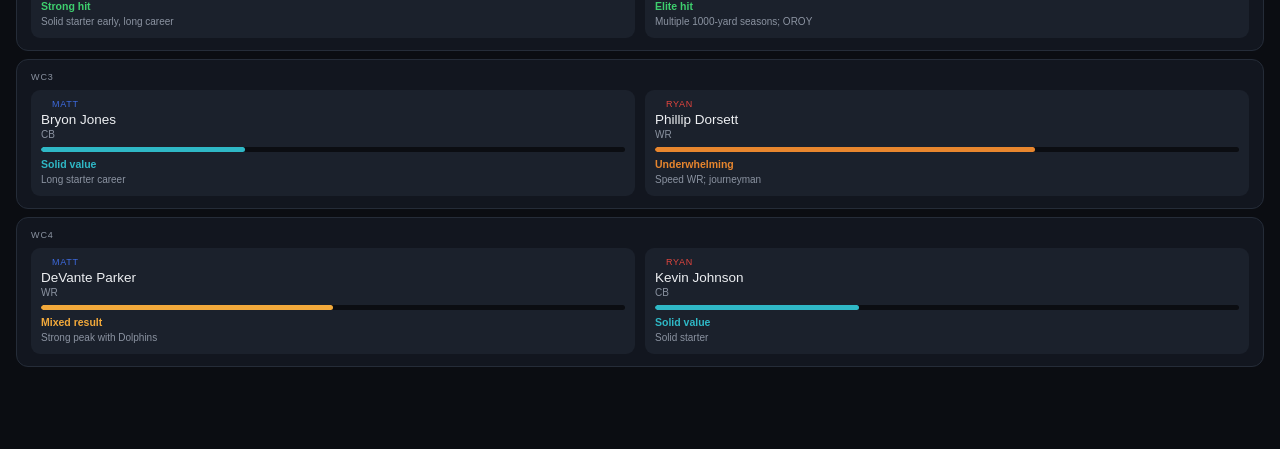
<file: wildcards.html>
<!DOCTYPE html>
<html lang="en">
<head>
<meta charset="UTF-8">
<meta name="viewport" content="width=device-width, initial-scale=1.0">
<title>Wildcard Boys — Trail & Bish Dynasty</title>
<link rel="stylesheet" href="assets/theme.css">
<style>
  .topbar{position:sticky; top:0; z-index:10; background:rgba(11,13,18,0.92); backdrop-filter:blur(8px); border-bottom:1px solid var(--line); padding:14px 16px;}
  .row1{display:flex; align-items:center; justify-content:space-between; margin-bottom:4px;}
  .brand{font-size:13px; letter-spacing:0.14em; color:var(--muted);}
  .brand b{color:var(--text);}
  .sub{font-size:11px; color:var(--muted);}
  .legend-key{display:flex; gap:10px; flex-wrap:wrap; padding:12px 16px 4px; font-size:10px; color:var(--muted);}
  .legend-key .lk{display:flex; align-items:center; gap:5px;}
  .lk .dot{width:8px;height:8px;border-radius:50%;}
  .year-block{padding:18px 16px 4px;}
  .year-head{display:flex; align-items:baseline; gap:10px; margin-bottom:10px;}
  .year-head .yr{font-size:22px;}
  .year-head .rule{flex:1; height:1px; background:var(--line);}
  .wc-grid{display:flex; flex-direction:column; gap:8px;}
  .wc-cat{background:var(--surface); border:1px solid var(--line); border-radius:12px; padding:12px 14px;}
  .wc-cat .catlabel{font-size:9px; letter-spacing:0.1em; color:var(--muted); text-transform:uppercase; margin-bottom:8px;}
  .wc-pair{display:flex; gap:10px;}
  .wc-pick{flex:1; background:var(--surface2); border-radius:9px; padding:9px 10px;}
  .wc-pick .who{font-size:9px; letter-spacing:0.08em; text-transform:uppercase; margin-bottom:3px; display:flex; align-items:center; gap:5px;}
  .wc-pick .who .dot{width:6px;height:6px;border-radius:50%;}
  .wc-pick.matt .who{color:var(--matt);}
  .wc-pick.ryan .who{color:var(--ryan);}
  .wc-pick .pl{font-size:13.5px; margin-bottom:2px;}
  .wc-pick .pos{font-size:10px; color:var(--muted); margin-bottom:7px;}
  .meter{height:5px; border-radius:3px; background:#0B0D12; overflow:hidden;}
  .meter .m-fill{height:100%; border-radius:3px;}
  .wc-pick .outcome{margin-top:6px; font-size:10.5px; font-weight:600;}
  .wc-pick .notes{margin-top:3px; font-size:10px; color:var(--muted); line-height:1.4;}
</style>
</head>
<body>

  <div class="topbar">
    <div class="row1"><div class="brand"><b>WILDCARD BOYS</b></div><div class="sub">Cooked Meter</div></div>
    <div class="sub">Speculative late picks, graded after the fact. Lower meter = better hit.</div>
  </div>

  <div class="legend-key">
    <div class="lk"><span class="dot" style="background:#3ECF6E"></span>Elite hit (0–15)</div>
    <div class="lk"><span class="dot" style="background:#2FB8C6"></span>Solid (16–35)</div>
    <div class="lk"><span class="dot" style="background:#F2A93B"></span>Mixed (36–50)</div>
    <div class="lk"><span class="dot" style="background:#E8862E"></span>Underwhelming (51–65)</div>
    <div class="lk"><span class="dot" style="background:#E8543A"></span>Cooked (66+)</div>
  </div>

  <div id="years"></div>

<script>
function meterColor(v){
  if(v<=15) return '#3ECF6E';
  if(v<=35) return '#2FB8C6';
  if(v<=50) return '#F2A93B';
  if(v<=65) return '#E8862E';
  return '#E8543A';
}

fetch('data/wildcards.json').then(r=>r.json()).then(WC=>{
  const byYear = {};
  WC.forEach(w=>{
    byYear[w.year] = byYear[w.year] || {};
    byYear[w.year][w.category] = byYear[w.year][w.category] || {};
    byYear[w.year][w.category][w.owner] = w;
  });

  const years = Object.keys(byYear).sort((a,b)=>b-a);
  const container = document.getElementById('years');

  years.forEach(year=>{
    const block = document.createElement('div');
    block.className = 'year-block';
    const cats = Object.keys(byYear[year]).sort();

    let catsHtml = '';
    cats.forEach(cat=>{
      const pair = byYear[year][cat];
      const m = pair.Matt, r = pair.Ryan;
      const pickHtml = (p, ownerClass) => {
        if(!p) return `<div class="wc-pick ${ownerClass}"><div class="who"><span class="dot"></span>${ownerClass==='matt'?'Matt':'Ryan'}</div><div class="pl">—</div></div>`;
        const hasOutcome = p.outcome && p.outcome !== 'NaN';
        return `
          <div class="wc-pick ${ownerClass}">
            <div class="who"><span class="dot"></span>${p.owner}</div>
            <div class="pl">${p.player}</div>
            <div class="pos">${p.position}</div>
            ${hasOutcome ? `
              <div class="meter"><div class="m-fill" style="width:${p.meter}%; background:${meterColor(p.meter)}"></div></div>
              <div class="outcome" style="color:${meterColor(p.meter)}">${p.outcome}</div>
              <div class="notes">${p.notes||''}</div>
            ` : `<div class="notes">Not yet graded</div>`}
          </div>
        `;
      };
      catsHtml += `
        <div class="wc-cat">
          <div class="catlabel">${cat}</div>
          <div class="wc-pair">${pickHtml(m,'matt')}${pickHtml(r,'ryan')}</div>
        </div>
      `;
    });

    block.innerHTML = `
      <div class="year-head"><span class="yr display">${year}</span><span class="rule"></span></div>
      <div class="wc-grid">${catsHtml}</div>
    `;
    container.appendChild(block);
  });
});
</script>
<script src="assets/nav.js" defer></script>
</body>
</html>
</file>
<file: assets/theme.css>
:root{
  --bg:#0B0D12;
  --surface:#12161F;
  --surface2:#1B212C;
  --line:#252C38;
  --matt:#3E6BE0;
  --ryan:#E0453E;
  --text:#EDEFF2;
  --muted:#8B93A1;
  --legend-a:#F2A93B;
  --legend-b:#E85EC7;
  --legend-c:#4FD6FF;
}
*{box-sizing:border-box; margin:0; padding:0;}
html,body{background:var(--bg); color:var(--text);}
body{
  font-family:-apple-system,BlinkMacSystemFont,"Segoe UI",Roboto,Helvetica,Arial,sans-serif;
  -webkit-font-smoothing:antialiased;
  padding-bottom:78px; /* room for bottom nav */
}
.display{
  font-family:Impact,Haettenschweiler,"Arial Narrow Bold",sans-serif;
  letter-spacing:0.02em;
  text-transform:uppercase;
}
.mono{font-family:"SFMono-Regular",Consolas,"Liberation Mono",Menlo,monospace;}

.section-label{display:flex; align-items:baseline; gap:10px; padding:22px 16px 4px;}
.section-label .display{font-size:13px; color:var(--muted); letter-spacing:0.16em;}
.section-label .rule{flex:1; height:1px; background:var(--line);}
</file>
